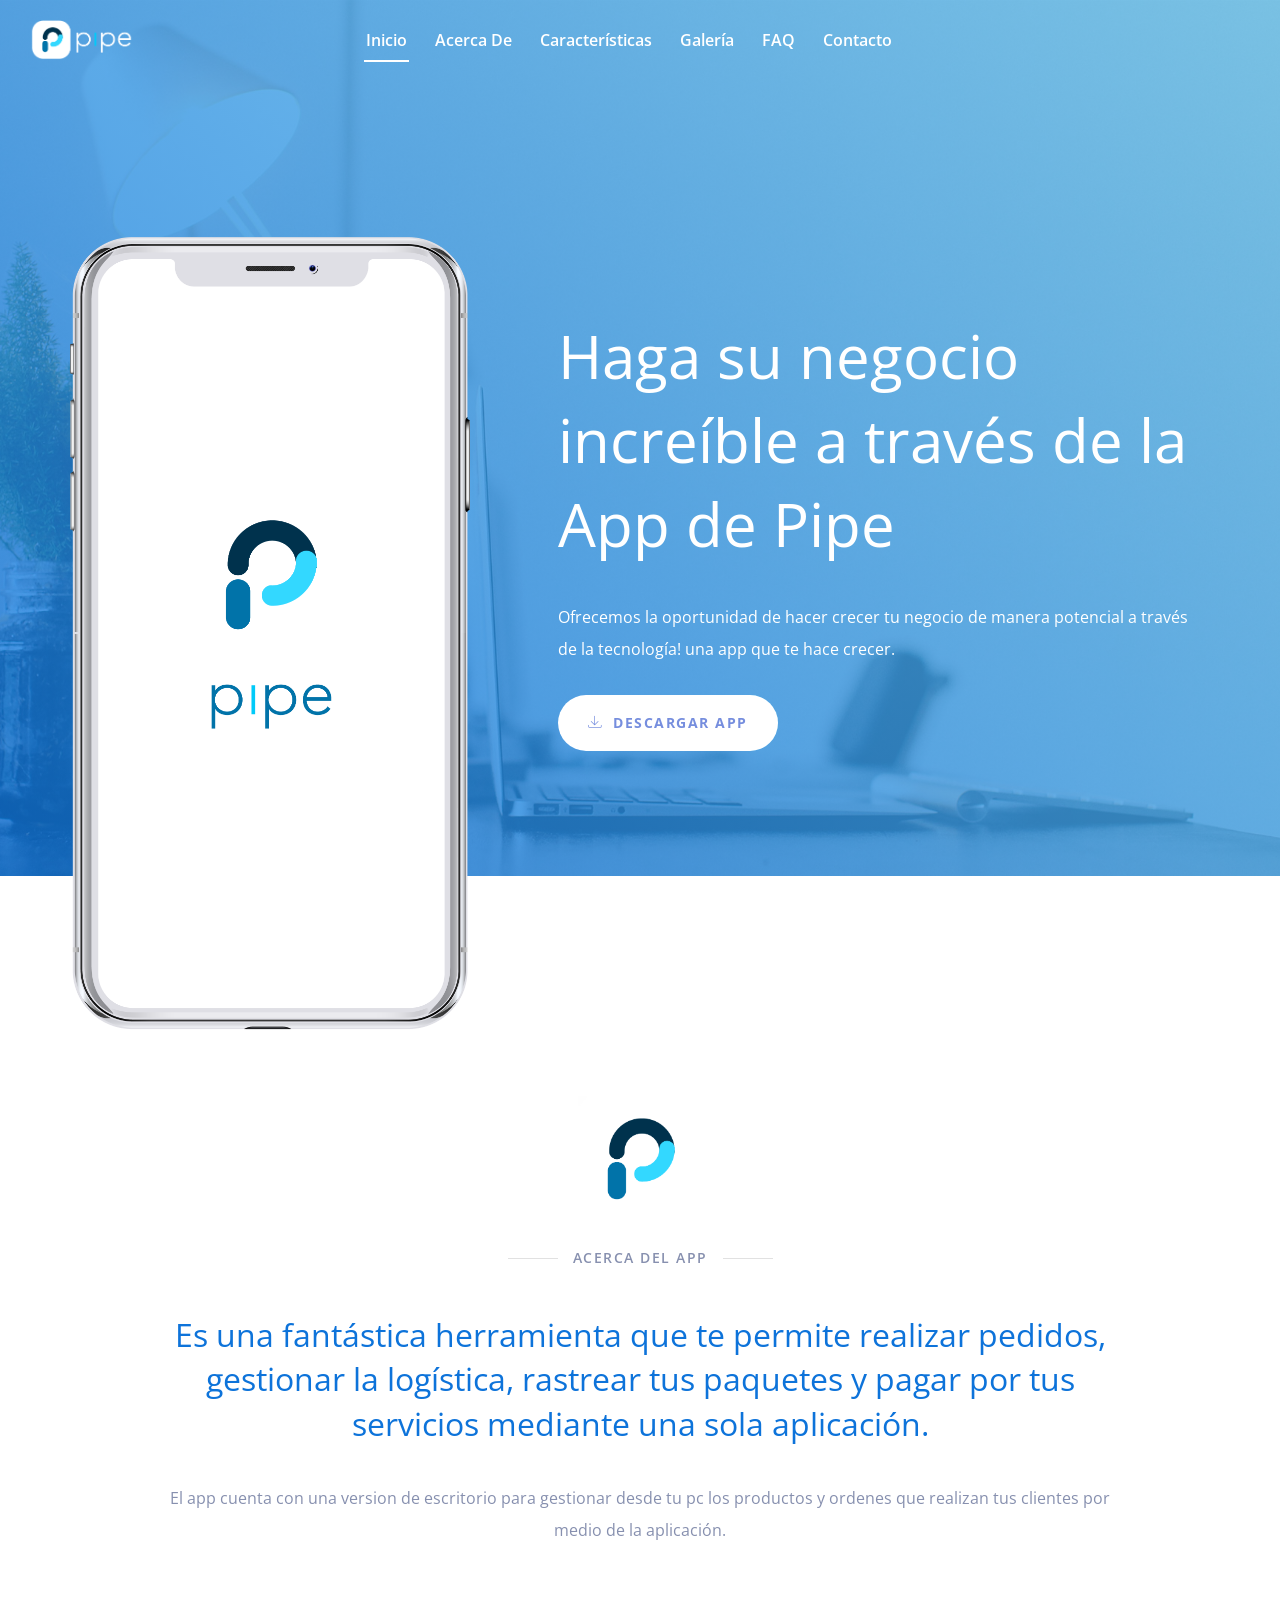
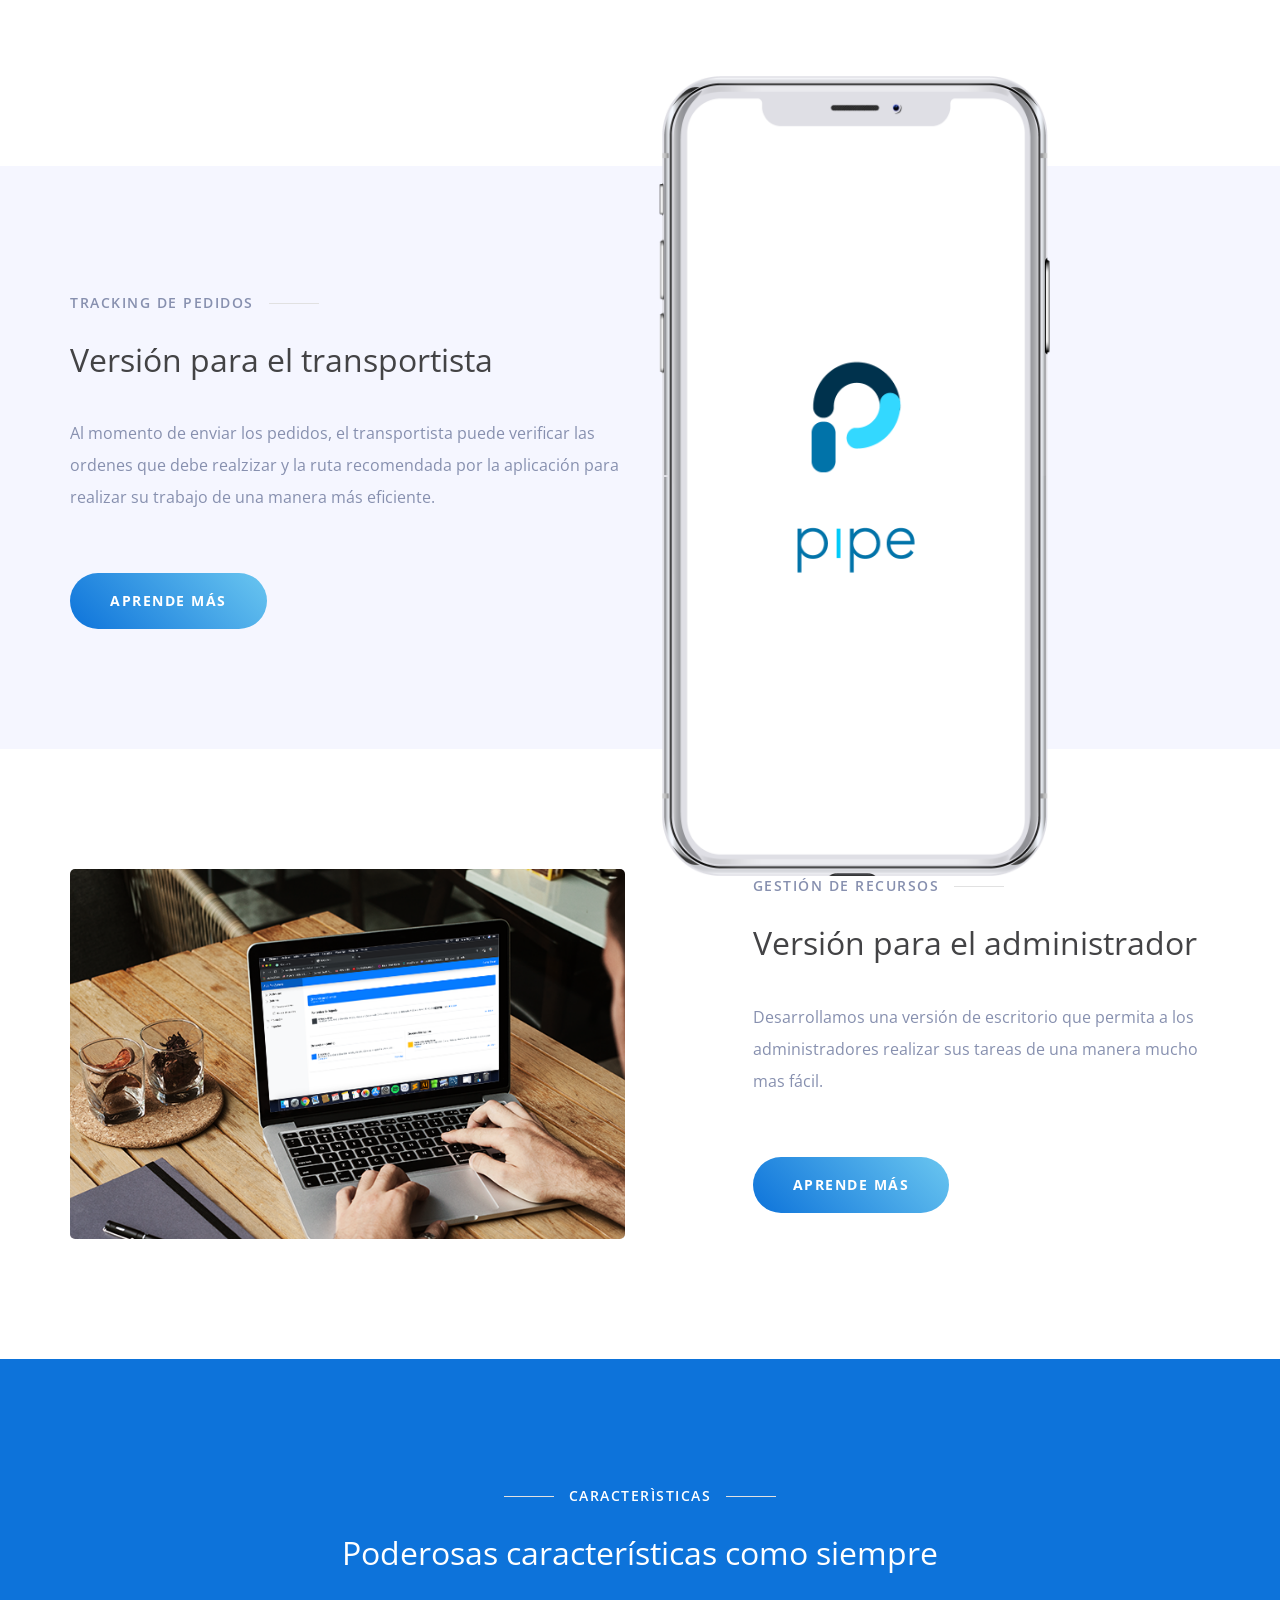
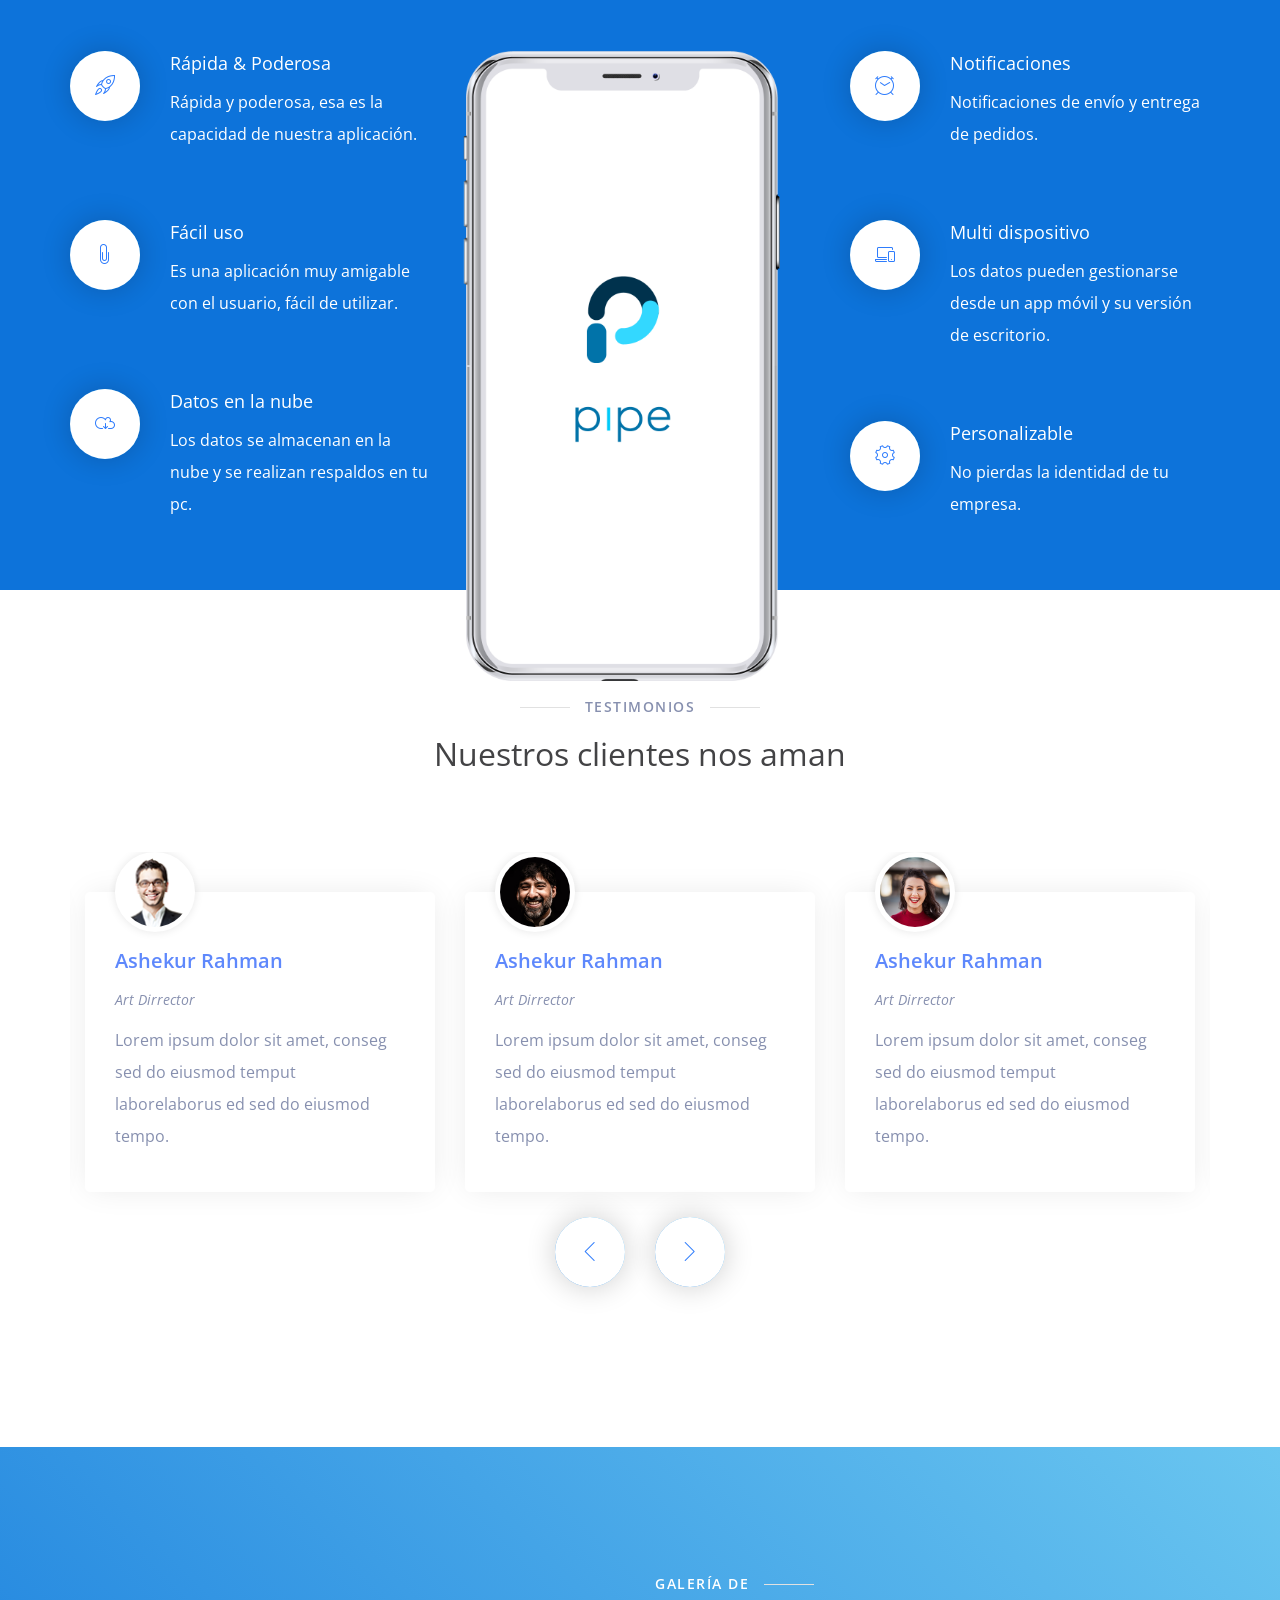
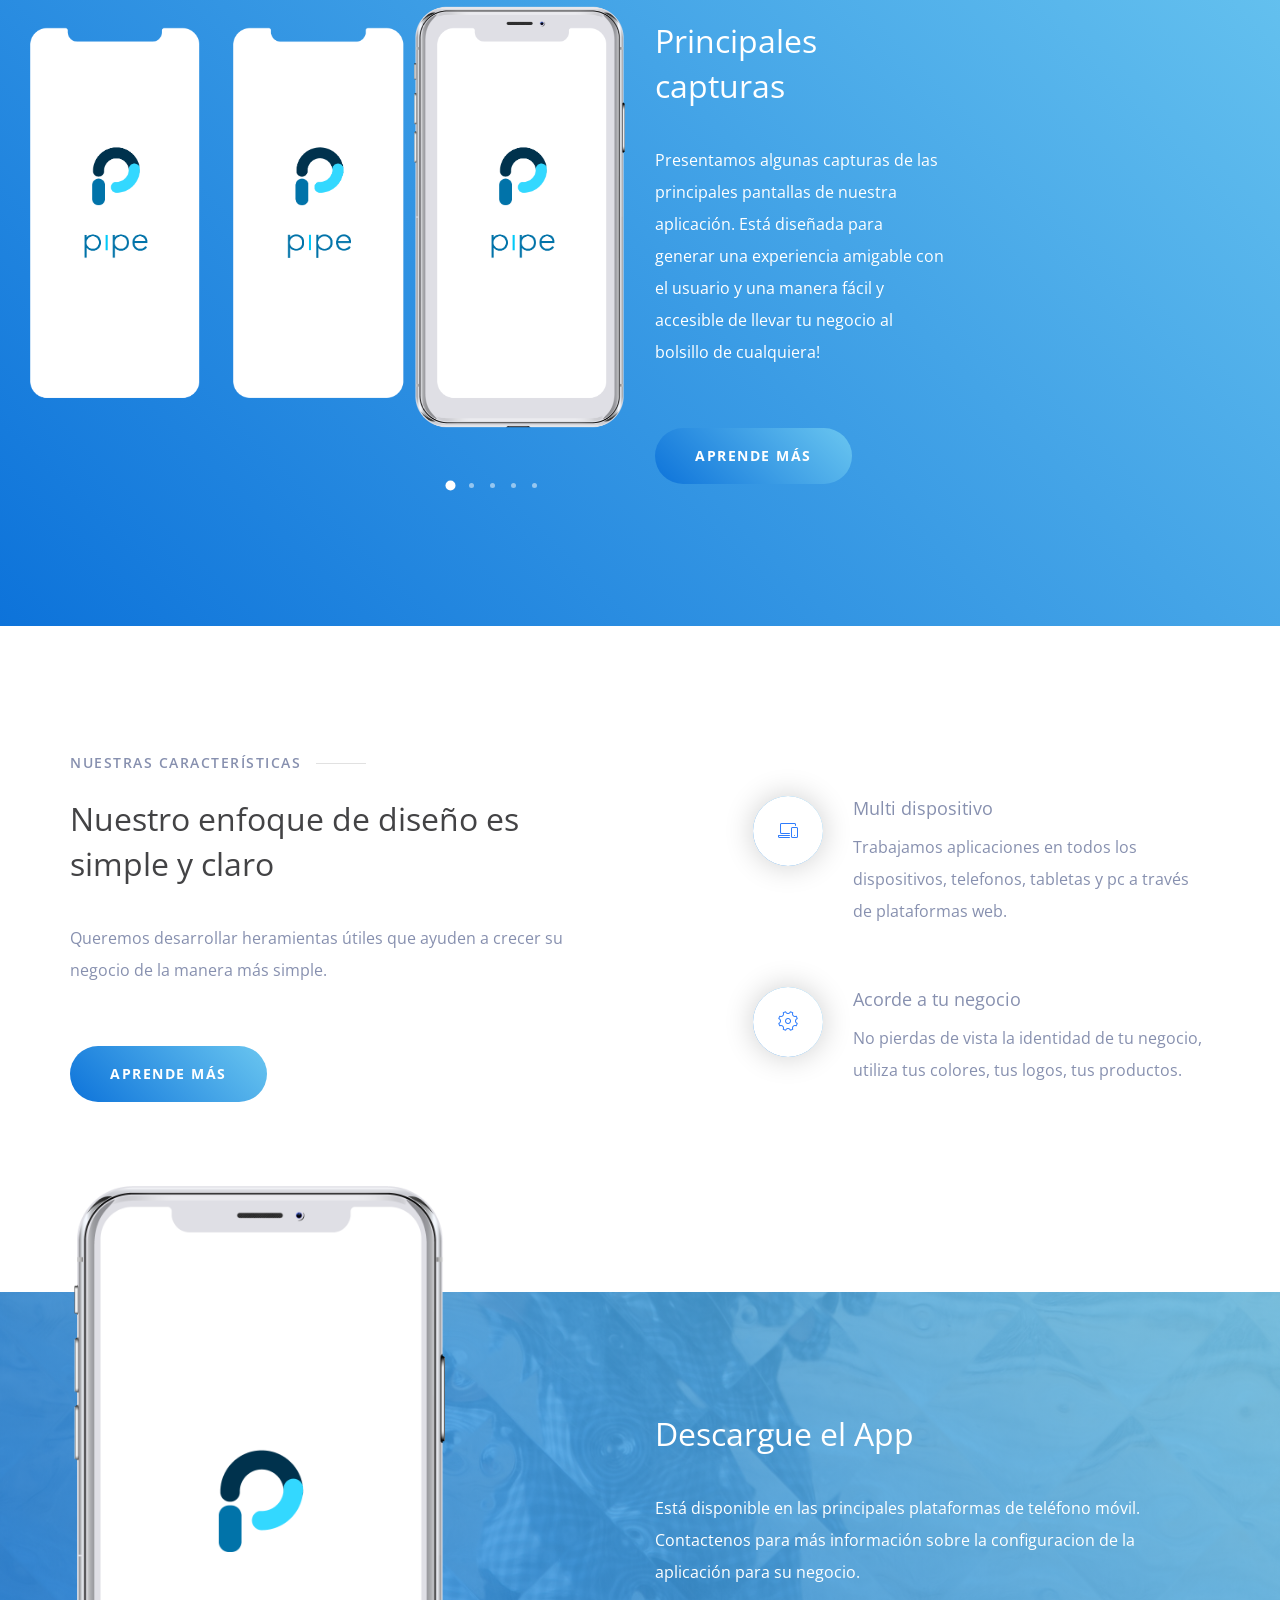
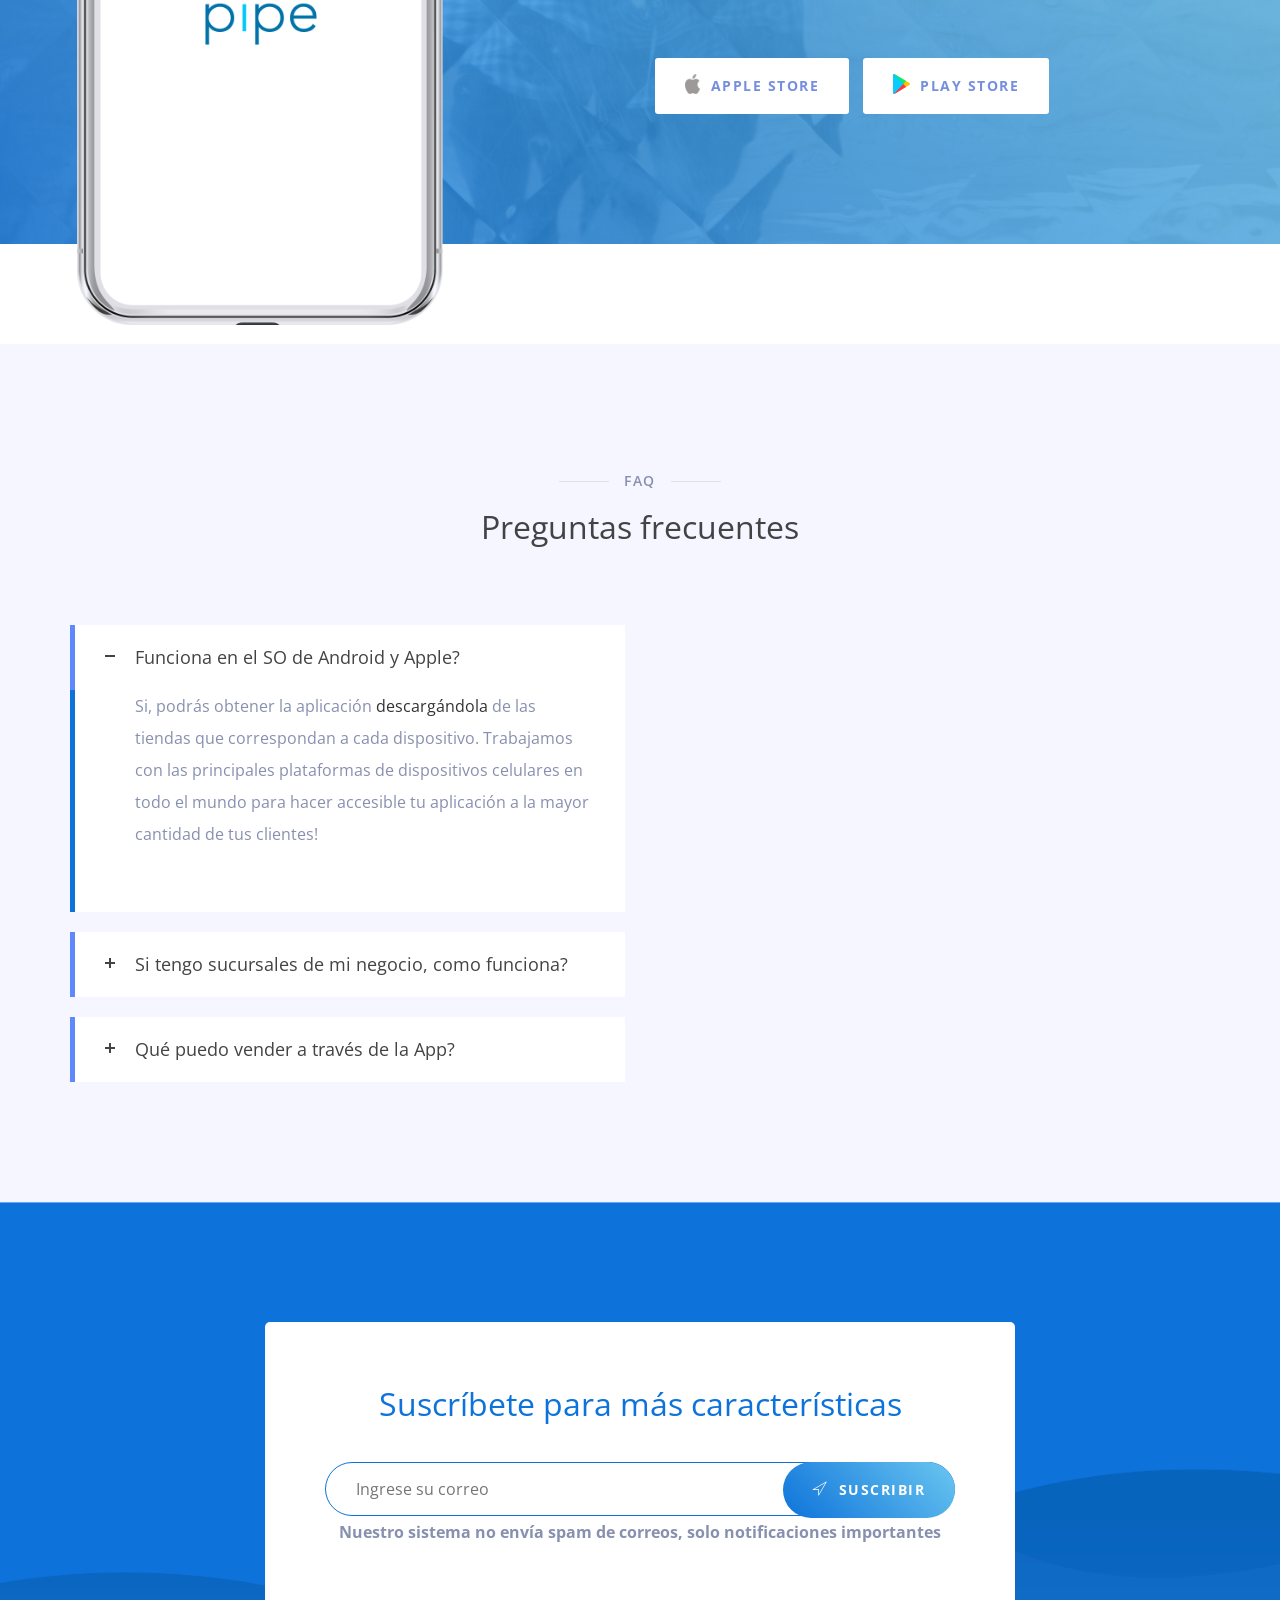
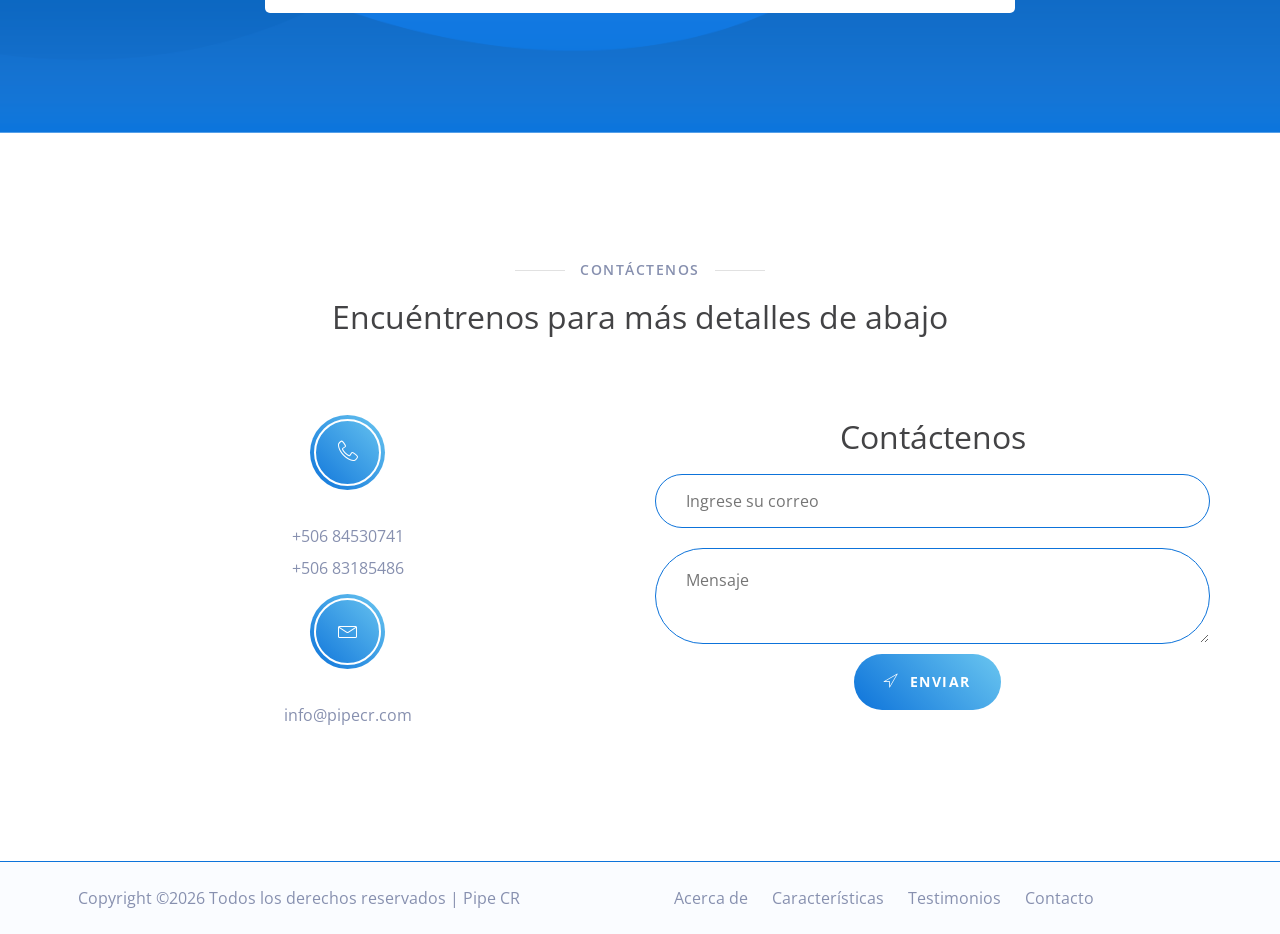
<file: index.html>
<!doctype html>
<html class="no-js" lang="zxx">

<head>
    <meta charset="utf-8">
    <meta name="author" content="Sumon Rahman">
    <meta name="description" content="">
    <meta name="keywords" content="HTML,CSS,XML,JavaScript">
    <meta http-equiv="x-ua-compatible" content="ie=edge">
    <meta name="viewport" content="width=device-width, initial-scale=1.0">
    <!-- Title -->
    <title>Pipe Home</title>
    <!-- Place favicon.ico in the root directory -->
    <link rel="apple-touch-icon" href="images/apple-touch-icon.png">
    <link rel="shortcut icon" type="image/ico" href="images/favicon.ico" />
    <!-- Plugin-CSS -->
    <link rel="stylesheet" href="css/bootstrap.min.css">
    <link rel="stylesheet" href="css/owl.carousel.min.css">
    <link rel="stylesheet" href="css/linearicons.css">
    <link rel="stylesheet" href="css/magnific-popup.css">
    <link rel="stylesheet" href="css/animate.css">
    <!-- Main-Stylesheets -->
    <link rel="stylesheet" href="css/normalize.css">
    <link rel="stylesheet" href="style.css">
    <link rel="stylesheet" href="css/responsive.css">
    <script src="js/vendor/modernizr-2.8.3.min.js"></script>
    <!--[if lt IE 9]>
        <script src="//oss.maxcdn.com/html5shiv/3.7.2/html5shiv.min.js"></script>
        <script src="//oss.maxcdn.com/respond/1.4.2/respond.min.js"></script>
    <![endif]-->
</head>

<body data-spy="scroll" data-target=".mainmenu-area">
    <!-- Preloader-content -->
    <div class="preloader">
        <span><i class="lnr lnr-smile"></i></span>
    </div>
    <!-- MainMenu-Area -->
    <nav class="mainmenu-area" data-spy="affix" data-offset-top="200">
        <div class="container-fluid">
            <div class="navbar-header">
                <button type="button" class="navbar-toggle" data-toggle="collapse" data-target="#primary_menu">
                    <span class="icon-bar"></span>
                    <span class="icon-bar"></span>
                    <span class="icon-bar"></span>
                </button>
                <a class="navbar-brand" href="#"><img src="images/logo.png" alt="Logo"></a>
            </div>
            <div class="collapse navbar-collapse" id="primary_menu">
                <ul class="nav navbar-nav mainmenu">
                    <li class="active"><a href="#home_page">Inicio</a></li>
                    <li><a href="#about_page">Acerca de</a></li>
                    <li><a href="#features_page">Características</a></li>
                    <li><a href="#gallery_page">Galería</a></li>
                    <!-- <li><a href="#price_page">Precios</a></li> -->
                    <li><a href="#questions_page">FAQ</a></li>
                    <!-- <li><a href="blog.html">Blog</a></li> -->
                    <li><a href="#contact_page">Contacto</a></li>
                </ul>
<!--                 <div class="right-button hidden-xs">
                    <a href="#">Sign Up</a>
                </div> -->
            </div>
        </div>
    </nav>
    <!-- MainMenu-Area-End -->
    <!-- Home-Area -->
    <header class="home-area overlay" id="home_page">
        <div class="container">
            <div class="row">
                <div class="col-xs-12 hidden-sm col-md-5">
                    <figure class="mobile-image wow fadeInUp" data-wow-delay="0.2s">
                        <img src="images/header-mobile.png" alt="" style="width: 400px; height: 800px;">
                    </figure>
                </div>
                <div class="col-xs-12 col-md-7">
                    <div class="space-80 hidden-xs"></div>
                    <h1 class="wow fadeInUp" data-wow-delay="0.4s">Haga su negocio increíble a través de la App de Pipe</h1>
                    <div class="space-20"></div>
                    <div class="desc wow fadeInUp" data-wow-delay="0.6s">
                        <p>Ofrecemos la oportunidad de hacer crecer tu negocio de manera potencial a través de la tecnología! una app que te hace crecer.</p>
                    </div>
                    <div class="space-20"></div>
                    <a href="#" class="bttn-white wow fadeInUp" data-wow-delay="0.8s"><i class="lnr lnr-download"></i>Descargar App</a>
                </div>
            </div>
        </div>
    </header>
    <!-- Home-Area-End -->
    <!-- About-Area -->
    <section class="section-padding" id="about_page">
        <div class="container">
            <div class="row">
                <div class="col-xs-12 col-md-10 col-md-offset-1">
                    <div class="page-title text-center">
                        <img src="images/about-logo.png" class="imglogo" alt="About Logo">
                        <div class="space-20"></div>
                        <h5 class="title">Acerca del App</h5>
                        <div class="space-30"></div>
                        <h3 class="blue-color">Es una fantástica herramienta que te permite realizar pedidos, gestionar la logística, rastrear tus paquetes y pagar por tus servicios mediante una sola aplicación. </h3>
                        <div class="space-20"></div>
                        <p>El app cuenta con una version de escritorio para gestionar desde tu pc los productos y ordenes que realizan tus clientes por medio de la aplicación.</p>
                    </div>
                </div>
            </div>
        </div>
    </section>
    <!-- About-Area-End -->
    <!-- Progress-Area -->
    <section class="progress-area gray-bg" id="progress_page">
        <div class="container">
            <div class="row">
                <div class="col-xs-12 col-md-6">
                    <div class="page-title section-padding">
                        <h5 class="title wow fadeInUp" data-wow-delay="0.2s">Tracking de pedidos</h5>
                        <div class="space-10"></div>
                        <h3 class="dark-color wow fadeInUp" data-wow-delay="0.4s">Versión para el transportista</h3>
                        <div class="space-20"></div>
                        <div class="desc wow fadeInUp" data-wow-delay="0.6s">
                            <p>Al momento de enviar los pedidos, el transportista puede verificar las ordenes que debe realzizar y la ruta recomendada por la aplicación para realizar su trabajo de una manera más eficiente.</p>
                        </div>
                        <div class="space-50"></div>
                        <a href="#" class="bttn-default wow fadeInUp" data-wow-delay="0.8s">Aprende más</a>
                    </div>
                </div>
                <div class="col-xs-12 col-md-6">
                    <figure class="mobile-image">
                        <img src="images/progress-phone.png" alt="" style="width: 400px; height: 800px;">
                    </figure>
                </div>
            </div>
        </div>
    </section>
    <!-- Progress-Area-End -->
    <!-- Desktop-Area -->
    <section class="video-area section-padding">
        <div class="container">
            <div class="row">
                <div class="col-xs-12 col-md-6">
                    <div class="video-photo">
                        <img src="images/video-image.jpg" alt="">
                        <!-- <a href="https://www.youtube.com/watch?v=ScrDhTsX0EQ" class="popup video-button">
                            <img src="images/play-button.png" alt="">
                        </a> -->
                    </div>
                </div>
                <div class="col-xs-12 col-md-5 col-md-offset-1">
                    <div class="space-60 hidden visible-xs"></div>
                    <div class="page-title">
                        <h5 class="title wow fadeInUp" data-wow-delay="0.2s">Gestión de recursos</h5>
                        <div class="space-10"></div>
                        <h3 class="dark-color wow fadeInUp" data-wow-delay="0.4s">Versión para el administrador</h3>
                        <div class="space-20"></div>
                        <div class="desc wow fadeInUp" data-wow-delay="0.6s">
                            <p>Desarrollamos una versión de escritorio que permita a los administradores realizar sus tareas de una manera mucho mas fácil.</p>
                        </div>
                        <div class="space-50"></div>
                        <a href="#" class="bttn-default wow fadeInUp" data-wow-delay="0.8s">Aprende más</a>
                    </div>
                </div>
            </div>
        </div>
    </section>
    <!-- Desktop-Area-End -->
    <!-- Video-Area -->
<!--     <section class="video-area section-padding">
        <div class="container">
            <div class="row">
                <div class="col-xs-12 col-md-6">
                    <div class="video-photo">
                        <img src="images/video-image.jpg" alt="">
                        <a href="https://www.youtube.com/watch?v=ScrDhTsX0EQ" class="popup video-button">
                            <img src="images/play-button.png" alt="">
                        </a>
                    </div>
                </div>
                <div class="col-xs-12 col-md-5 col-md-offset-1">
                    <div class="space-60 hidden visible-xs"></div>
                    <div class="page-title">
                        <h5 class="title wow fadeInUp" data-wow-delay="0.2s">VIDEO FEATURES</h5>
                        <div class="space-10"></div>
                        <h3 class="dark-color wow fadeInUp" data-wow-delay="0.4s">Grat Application Ever</h3>
                        <div class="space-20"></div>
                        <div class="desc wow fadeInUp" data-wow-delay="0.6s">
                            <p>Lorem ipsum dolor sit amet, consectetur adipiing elit, sed do eiusmod tempor incididunt ut labore et laborused sed do eiusmod tempor incididunt ut labore et laborused.</p>
                        </div>
                        <div class="space-50"></div>
                        <a href="#" class="bttn-default wow fadeInUp" data-wow-delay="0.8s">Learn More</a>
                    </div>
                </div>
            </div>
        </div>
    </section> -->
    <!-- Video-Area-End -->
    <!-- Feature-Area -->
    <section class="feature-area section-padding-top" id="features_page">
        <div class="container">
            <div class="row">
                <div class="col-xs-12 col-sm-8 col-sm-offset-2">
                    <div class="page-title text-center">
                        <h5 class="title">Caracterìsticas</h5>
                        <div class="space-10"></div>
                        <h3>Poderosas características como siempre</h3>
                        <div class="space-60"></div>
                    </div>
                </div>
            </div>
            <div class="row">
                <div class="col-xs-12 col-sm-6 col-md-4">
                    <div class="service-box wow fadeInUp" data-wow-delay="0.2s">
                        <div class="box-icon">
                            <i class="lnr lnr-rocket"></i>
                        </div>
                        <h4>Rápida &amp; Poderosa</h4>
                        <p>Rápida y poderosa, esa es la capacidad de nuestra aplicación.</p>
                    </div>
                    <div class="space-60"></div>
                    <div class="service-box wow fadeInUp" data-wow-delay="0.4s">
                        <div class="box-icon">
                            <i class="lnr lnr-paperclip"></i>
                        </div>
                        <h4>Fácil uso</h4>
                        <p>Es una aplicación muy amigable con el usuario, fácil de utilizar.</p>
                    </div>
                    <div class="space-60"></div>
                    <div class="service-box wow fadeInUp" data-wow-delay="0.6s">
                        <div class="box-icon">
                            <i class="lnr lnr-cloud-download"></i>
                        </div>
                        <h4>Datos en la nube</h4>
                        <p>Los datos se almacenan en la nube y se realizan respaldos en tu pc.</p>
                    </div>
                    <div class="space-60"></div>
                </div>
                <div class="hidden-xs hidden-sm col-md-4">
                    <figure class="mobile-image">
                        <img src="images/feature-image.png" alt="Feature Photo" style="max-width: 90%;">
                    </figure>
                </div>
                <div class="col-xs-12 col-sm-6 col-md-4">
                    <div class="service-box wow fadeInUp" data-wow-delay="0.2s">
                        <div class="box-icon">
                            <i class="lnr lnr-clock"></i>
                        </div>
                        <h4>Notificaciones</h4>
                        <p>Notificaciones de envío y entrega de pedidos.</p>
                    </div>
                    <div class="space-60"></div>
                    <div class="service-box wow fadeInUp" data-wow-delay="0.4s">
                        <div class="box-icon">
                            <i class="lnr lnr-laptop-phone"></i>
                        </div>
                        <h4>Multi dispositivo</h4>
                        <p>Los datos pueden gestionarse desde un app móvil y su versión de escritorio.</p>
                    </div>
                    <div class="space-60"></div>
                    <div class="service-box wow fadeInUp" data-wow-delay="0.6s">
                        <div class="box-icon">
                            <i class="lnr lnr-cog"></i>
                        </div>
                        <h4>Personalizable</h4>
                        <p>No pierdas la identidad de tu empresa.</p>
                    </div>
                    <div class="space-60"></div>
                </div>
            </div>
        </div>
    </section>
    <!-- Feature-Area-End -->
    <!-- Testimonial-Area -->
    <section class="testimonial-area" id="testimonial_page">
        <div class="container">
            <div class="row">
                <div class="col-xs-12">
                    <div class="page-title text-center">
                        <h5 class="title">Testimonios</h5>
                        <h3 class="dark-color">Nuestros clientes nos aman</h3>
                        <div class="space-60"></div>
                    </div>
                </div>
            </div>
            <div class="row">
                <div class="col-xs-12">
                    <div class="team-slide">
                        <div class="team-box">
                            <div class="team-image">
                                <img src="images/team-1.png" alt="">
                            </div>
                            <h4>Ashekur Rahman</h4>
                            <h6 class="position">Art Dirrector</h6>
                            <p>Lorem ipsum dolor sit amet, conseg sed do eiusmod temput laborelaborus ed sed do eiusmod tempo.</p>
                        </div>
                        <div class="team-box">
                            <div class="team-image">
                                <img src="images/team-2.jpg" alt="">
                            </div>
                            <h4>Ashekur Rahman</h4>
                            <h6 class="position">Art Dirrector</h6>
                            <p>Lorem ipsum dolor sit amet, conseg sed do eiusmod temput laborelaborus ed sed do eiusmod tempo.</p>
                        </div>
                        <div class="team-box">
                            <div class="team-image">
                                <img src="images/team-3.jpg" alt="">
                            </div>
                            <h4>Ashekur Rahman</h4>
                            <h6 class="position">Art Dirrector</h6>
                            <p>Lorem ipsum dolor sit amet, conseg sed do eiusmod temput laborelaborus ed sed do eiusmod tempo.</p>
                        </div>
                        <div class="team-box">
                            <div class="team-image">
                                <img src="images/team-1.png" alt="">
                            </div>
                            <h4>Ashekur Rahman</h4>
                            <h6 class="position">Art Dirrector</h6>
                            <p>Lorem ipsum dolor sit amet, conseg sed do eiusmod temput laborelaborus ed sed do eiusmod tempo.</p>
                        </div>
                        <div class="team-box">
                            <div class="team-image">
                                <img src="images/team-2.jpg" alt="">
                            </div>
                            <h4>Ashekur Rahman</h4>
                            <h6 class="position">Art Dirrector</h6>
                            <p>Lorem ipsum dolor sit amet, conseg sed do eiusmod temput laborelaborus ed sed do eiusmod tempo.</p>
                        </div>
                        <div class="team-box">
                            <div class="team-image">
                                <img src="images/team-3.jpg" alt="">
                            </div>
                            <h4>Ashekur Rahman</h4>
                            <h6 class="position">Art Dirrector</h6>
                            <p>Lorem ipsum dolor sit amet, conseg sed do eiusmod temput laborelaborus ed sed do eiusmod tempo.</p>
                        </div>
                    </div>
                </div>
            </div>
        </div>
    </section>
    <!-- Testimonial-Area-End -->
    <!-- Gallery-Area -->
    <section class="gallery-area section-padding" id="gallery_page">
        <div class="container-fluid">
            <div class="row">
                <div class="col-xs-12 col-sm-6 gallery-slider">
                    <div class="gallery-slide">
                        <div class="item"><img src="images/gallery-1.jpg" alt=""></div>
                        <div class="item"><img src="images/gallery-2.jpg" alt=""></div>
                        <div class="item"><img src="images/gallery-3.jpg" alt=""></div>
                        <div class="item"><img src="images/gallery-4.jpg" alt=""></div>
                        <div class="item"><img src="images/gallery-1.jpg" alt=""></div>
                        <div class="item"><img src="images/gallery-2.jpg" alt=""></div>
                        <div class="item"><img src="images/gallery-3.jpg" alt=""></div>
                        <div class="item"><img src="images/gallery-1.jpg" alt=""></div>
                        <div class="item"><img src="images/gallery-2.jpg" alt=""></div>
                        <div class="item"><img src="images/gallery-3.jpg" alt=""></div>
                        <div class="item"><img src="images/gallery-4.jpg" alt=""></div>
                        <div class="item"><img src="images/gallery-1.jpg" alt=""></div>
                        <div class="item"><img src="images/gallery-2.jpg" alt=""></div>
                        <div class="item"><img src="images/gallery-3.jpg" alt=""></div>
                    </div>
                </div>
                <div class="col-xs-12 col-sm-5 col-lg-3">
                    <div class="page-title">
                        <h5 class="white-color title wow fadeInUp" data-wow-delay="0.2s">Galería de</h5>
                        <div class="space-10"></div>
                        <h3 class="white-color wow fadeInUp" data-wow-delay="0.4s">Principales capturas</h3>
                    </div>
                    <div class="space-20"></div>
                    <div class="desc wow fadeInUp" data-wow-delay="0.6s">
                        <p>Presentamos algunas capturas de las principales pantallas de nuestra aplicación. Está diseñada para generar una experiencia amigable con el usuario y una manera fácil y accesible de llevar tu negocio al bolsillo de cualquiera!</p>
                    </div>
                    <div class="space-50"></div>
                    <a href="#" class="bttn-default wow fadeInUp" data-wow-delay="0.8s">Aprende más</a>
                </div>
            </div>
        </div>
    </section>
    <!-- Gallery-Area-End -->
    <!-- How-To-Use -->
    <section class="section-padding">
        <div class="container">
            <div class="row">
                <div class="col-xs-12 col-sm-6">
                    <div class="page-title">
                        <h5 class="title wow fadeInUp" data-wow-delay="0.2s">Nuestras características</h5>
                        <div class="space-10"></div>
                        <h3 class="dark-color wow fadeInUp" data-wow-delay="0.4s">Nuestro enfoque de diseño es simple y claro</h3>
                    </div>
                    <div class="space-20"></div>
                    <div class="desc wow fadeInUp" data-wow-delay="0.6s">
                        <p>Queremos desarrollar heramientas útiles que ayuden a crecer su negocio de la manera más simple.</p>
                    </div>
                    <div class="space-50"></div>
                    <a href="#" class="bttn-default wow fadeInUp" data-wow-delay="0.8s">Aprende más</a>
                </div>
                <div class="col-xs-12 col-sm-6 col-md-5 col-md-offset-1">
                    <div class="space-60 hidden visible-xs"></div>
                    <!-- <div class="service-box wow fadeInUp" data-wow-delay="0.2s">
                        <div class="box-icon">
                            <i class="lnr lnr-clock"></i>
                        </div>
                        <h4>Easy Notifications</h4>
                        <p>Lorem ipsum dolor sit amet, consectetur adipisicing elit, sed do eiusmod tempor.</p>
                    </div> -->
                    <div class="space-50"></div>
                    <div class="service-box wow fadeInUp" data-wow-delay="0.2s">
                        <div class="box-icon">
                            <i class="lnr lnr-laptop-phone"></i>
                        </div>
                        <h4>Multi dispositivo</h4>
                        <p>Trabajamos aplicaciones en todos los dispositivos, telefonos, tabletas y pc a través de plataformas web.</p>
                    </div>
                    <div class="space-50"></div>
                    <div class="service-box wow fadeInUp" data-wow-delay="0.2s">
                        <div class="box-icon">
                            <i class="lnr lnr-cog"></i>
                        </div>
                        <h4>Acorde a tu negocio</h4>
                        <p>No pierdas de vista la identidad de tu negocio, utiliza tus colores, tus logos, tus productos.</p>
                    </div>
                </div>
            </div>
        </div>
    </section>
    <!-- How-To-Use-End -->
    <!-- Download-Area -->
    <div class="download-area overlay" id="download_page">
        <div class="container">
            <div class="row">
                <div class="col-xs-12 col-sm-6 hidden-sm">
                    <figure class="mobile-image">
                        <img src="images/download-image.png" alt="" style="width: 380px; height: auto;">
                    </figure>
                </div>
                <div class="col-xs-12 col-md-6 section-padding">
                    <h3 class="white-color">Descargue el App</h3>
                    <div class="space-20"></div>
                    <p>Está disponible en las principales plataformas de teléfono móvil. Contactenos para más información sobre la configuracion de la aplicación para su negocio.</p>
                    <div class="space-60"></div>
                    <a href="#" class="bttn-white sq"><img src="images/apple-icon.png" alt="apple icon"> Apple Store</a>
                    <a href="#" class="bttn-white sq"><img src="images/play-store-icon.png" alt="Play Store Icon"> Play Store</a>
                </div>
            </div>
        </div>
    </div>
    <!-- Download-Area-End -->
    <!--Price-Area -->
<!--     <section class="section-padding price-area" id="price_page">
        <div class="container">
            <div class="row">
                <div class="col-xs-12">
                    <div class="page-title text-center">
                        <h5 class="title">Pricing Plan</h5>
                        <h3 class="dark-color">Our Awesome Pricing Plan</h3>
                        <div class="space-60"></div>
                    </div>
                </div>
            </div>
            <div class="row">
                <div class="col-xs-12 col-sm-4">
                    <div class="price-box">
                        <div class="price-header">
                            <div class="price-icon">
                                <span class="lnr lnr-rocket"></span>
                            </div>
                            <h4 class="upper">Free</h4>
                        </div>
                        <div class="price-body">
                            <ul>
                                <li>Easy Installations</li>
                                <li>Unlimited support</li>
                                <li>Uniqe Elements</li>
                            </ul>
                        </div>
                        <div class="price-rate">
                            <sup>&#36;</sup> <span class="rate">0</span> <small>/Month</small>
                        </div>
                        <div class="price-footer">
                            <a href="#" class="bttn-white">Purchase</a>
                        </div>
                    </div>
                    <div class="space-30 hidden visible-xs"></div>
                </div>
                <div class="col-xs-12 col-sm-4">
                    <div class="price-box">
                        <div class="price-header">
                            <div class="price-icon">
                                <span class="lnr lnr-diamond"></span>
                            </div>
                            <h4 class="upper">Medium</h4>
                        </div>
                        <div class="price-body">
                            <ul>
                                <li>Easy Installations</li>
                                <li>Unlimited support</li>
                                <li>Free Forever</li>
                            </ul>
                        </div>
                        <div class="price-rate">
                            <sup>&#36;</sup> <span class="rate">49</span> <small>/Month</small>
                        </div>
                        <div class="price-footer">
                            <a href="#" class="bttn-white">Purchase</a>
                        </div>
                    </div>
                    <div class="space-30 hidden visible-xs"></div>
                </div>
                <div class="col-xs-12 col-sm-4">
                    <div class="price-box">
                        <div class="price-header">
                            <div class="price-icon">
                                <span class="lnr lnr-pie-chart"></span>
                            </div>
                            <h4 class="upper">Business</h4>
                        </div>
                        <div class="price-body">
                            <ul>
                                <li>Easy Installations</li>
                                <li>Unlimited support</li>
                                <li>Free Forever</li>
                            </ul>
                        </div>
                        <div class="price-rate">
                            <sup>&#36;</sup> <span class="rate">99</span> <small>/Month</small>
                        </div>
                        <div class="price-footer">
                            <a href="#" class="bttn-white">Purchase</a>
                        </div>
                    </div>
                </div>
            </div>
        </div>
    </section> -->
    <!--Price-Area-End -->
    <!--Questions-Area -->
    <section id="questions_page" class="questions-area section-padding">
        <div class="container">
            <div class="row">
                <div class="col-xs-12">
                    <div class="page-title text-center">
                        <h5 class="title">FAQ</h5>
                        <h3 class="dark-color">Preguntas frecuentes</h3>
                        <div class="space-60"></div>
                    </div>
                </div>
            </div>
            <div class="row">
                <div class="col-xs-12 col-sm-6">
                    <div class="toggole-boxs">
                        <h3>Funciona en el SO de Android y Apple?</h3>
                        <div>
                            <p>Si, podrás obtener la aplicación <a href="#download_page">descargándola</a> de las tiendas que correspondan a cada dispositivo. Trabajamos con las principales plataformas de dispositivos celulares en todo el mundo para hacer accesible tu aplicación a la mayor cantidad de tus clientes!</p>
                        </div>
                        <h3>Si tengo sucursales de mi negocio, como funciona?</h3>
                        <div>
                            <p>En caso de que tengas sucursales de tu negocio, el app activa una pantalla pincipal a la hora de realizar los pedidos para que selecciones en cual de los puntos de venta deseas adquirir los productos o servicios.</p>
                        </div>
                        <h3>Qué puedo vender a través de la App?</h3>
                        <div>
                            <p>La app está diseñada para que puedas vender cualquier tipo de producto o servicio que neceistes y puedas gestionar el envío o, en su caso correspondiente, el domicilio en el cual se deben de prestar los servicios; así como monitoriar las ordenes recientes y consultar un historial de órdenes cuando sea necesario.</p>
                        </div>
                    </div>
                </div>
<!--                 <div class="col-xs-12 col-sm-6">
                    <div class="space-20 hidden visible-xs"></div>
                    <div class="toggole-boxs">
                        <h3>Faq second question goes here? </h3>
                        <div>
                            <p>Lorem ipsum dolor sit amet, consectetur adipisicing elit, ullamco laboris nisi ut aliquip ex ea commodo consequat. Duis aute irure dolor in reprehenderit in voluptate velit esse cillum dolore eu fugiat nulla pariatur.</p>
                        </div>
                        <h3>Third faq question goes here? </h3>
                        <div>
                            <p>Lorem ipsum dolor sit amet, consectetur adipisicing elit, ullamco laboris nisi ut aliquip ex ea commodo consequat. Duis aute irure dolor in reprehenderit in voluptate velit esse cillum dolore eu fugiat nulla pariatur.</p>
                        </div>
                        <h3>Why more question goes here? </h3>
                        <div>
                            <p>Lorem ipsum dolor sit amet, consectetur adipisicing elit, ullamco laboris nisi ut aliquip ex ea commodo consequat. Duis aute irure dolor in reprehenderit in voluptate velit esse cillum dolore eu fugiat nulla pariatur.</p>
                        </div>
                    </div>
                </div> -->
            </div>
        </div>
    </section>
    <!--Questions-Area-End -->
    <!-- Subscribe-Form -->
    <div class="subscribe-area section-padding">
        <div class="container">
            <div class="row">
                <div class="col-xs-12 col-sm-8 col-sm-offset-2">
                    <div class="subscribe-form text-center">
                        <h3 class="blue-color">Suscríbete para más características</h3>
                        <div class="space-20"></div>
                        <form id="mc-form">
                            <input type="email" class="control" placeholder="Ingrese su correo" required="required" id="mc-email">
                            <button class="bttn-white active" type="submit"><span class="lnr lnr-location"></span>Suscribir</button>
                            <label class="mt10" for="mc-email">Nuestro sistema no envía spam de correos, solo notificaciones importantes</label>
                        </form>
                    </div>
                </div>
            </div>
        </div>
    </div>
    <!-- Subscribe-Form-Area -->
    <!-- Footer-Area -->
    <footer class="footer-area" id="contact_page">
        <div class="section-padding">
            <div class="container">
                <div class="row">
                    <div class="col-xs-12">
                        <div class="page-title text-center">
                            <h5 class="title">Contáctenos</h5>
                            <h3 class="dark-color">Encuéntrenos para más detalles de abajo</h3>
                            <div class="space-60"></div>
                        </div>
                    </div>
                </div>
                <div class="row">
                    <!-- <div class="col-xs-12 col-sm-4">
                        <div class="footer-box">
                            <div class="box-icon">
                                <span class="lnr lnr-map-marker"></span>
                            </div>
                            <p>8-54 Paya Lebar Square <br /> 60 Paya Lebar Roa SG, Singapore</p>
                        </div>
                        <div class="space-30 hidden visible-xs"></div>
                    </div> -->
                    <div class="col-xs-12 col-sm-6">
                        <div class="footer-box">
                            <div class="box-icon">
                                <span class="lnr lnr-phone-handset"></span>
                            </div>
                            <p>+506 84530741 <br /> +506 83185486</p>
                        </div>
                        <div class="space-30 hidden visible-xs"></div>
                        <div class="footer-box">
                            <div class="box-icon">
                                <span class="lnr lnr-envelope"></span>
                            </div>
                            <p>info@pipecr.com <br />
                            </p>
                        </div>
                    </div>
                    <div class="col-xs-12 col-sm-6">
                        <h3 class="dark-color">Contáctenos</h3>
                        <div class="subscribe-form" style="padding: 0 !important">
                            <form id="mc-form">
                                <input type="email" class="control" placeholder="Ingrese su correo" required="required" id="mc-email">
                            </form>
                            <div class="space-20"></div>
                            <form id="mc-form">
                                <textarea type="text" class="control" placeholder="Mensaje" required="required" id="mc-message"></textarea>
                            </form>
                            <button class="bttn-white active" type="submit"><span class="lnr lnr-location"></span>Enviar</button>
                        </div>
                    </div>
                </div>
            </div>
        </div>
        <!-- Footer-Bootom -->
        <div class="footer-bottom">
            <div class="container">
                <div class="row">
                    <div class="col-xs-12 col-md-5">
                        <!-- Link back to Colorlib can't be removed. Template is licensed under CC BY 3.0. -->
            <span>Copyright &copy;<script>document.write(new Date().getFullYear());</script> Todos los derechos reservados | Pipe CR
                <!-- | This template is made with <i class="lnr lnr-heart" aria-hidden="true"></i> by <a href="https://colorlib.com" target="_blank">Colorlib</a></span> -->
            <!-- Link back to Colorlib can't be removed. Template is licensed under CC BY 3.0. -->
                        <div class="space-30 hidden visible-xs"></div>
                    </div>
                    <div class="col-xs-12 col-md-7">
                        <div class="footer-menu">
                            <ul>
                                <li><a href="#">Acerca de</a></li>
                                <!-- <li><a href="#">Services</a></li> -->
                                <li><a href="#">Características</a></li>
                                <!-- <li><a href="#">Precio</a></li> -->
                                <li><a href="#">Testimonios</a></li>
                                <li><a href="#">Contacto</a></li>
                            </ul>
                        </div>
                    </div>
                </div>
            </div>
        </div>
        <!-- Footer-Bootom-End -->
    </footer>
    <!-- Footer-Area-End -->
    <!--Vendor-JS-->
    <script src="js/vendor/jquery-1.12.4.min.js"></script>
    <script src="js/vendor/jquery-ui.js"></script>
    <script src="js/vendor/bootstrap.min.js"></script>
    <!--Plugin-JS-->
    <script src="js/owl.carousel.min.js"></script>
    <script src="js/contact-form.js"></script>
    <script src="js/ajaxchimp.js"></script>
    <script src="js/scrollUp.min.js"></script>
    <script src="js/magnific-popup.min.js"></script>
    <script src="js/wow.min.js"></script>
    <!--Main-active-JS-->
    <script src="js/main.js"></script>
</body>

</html>
</file>
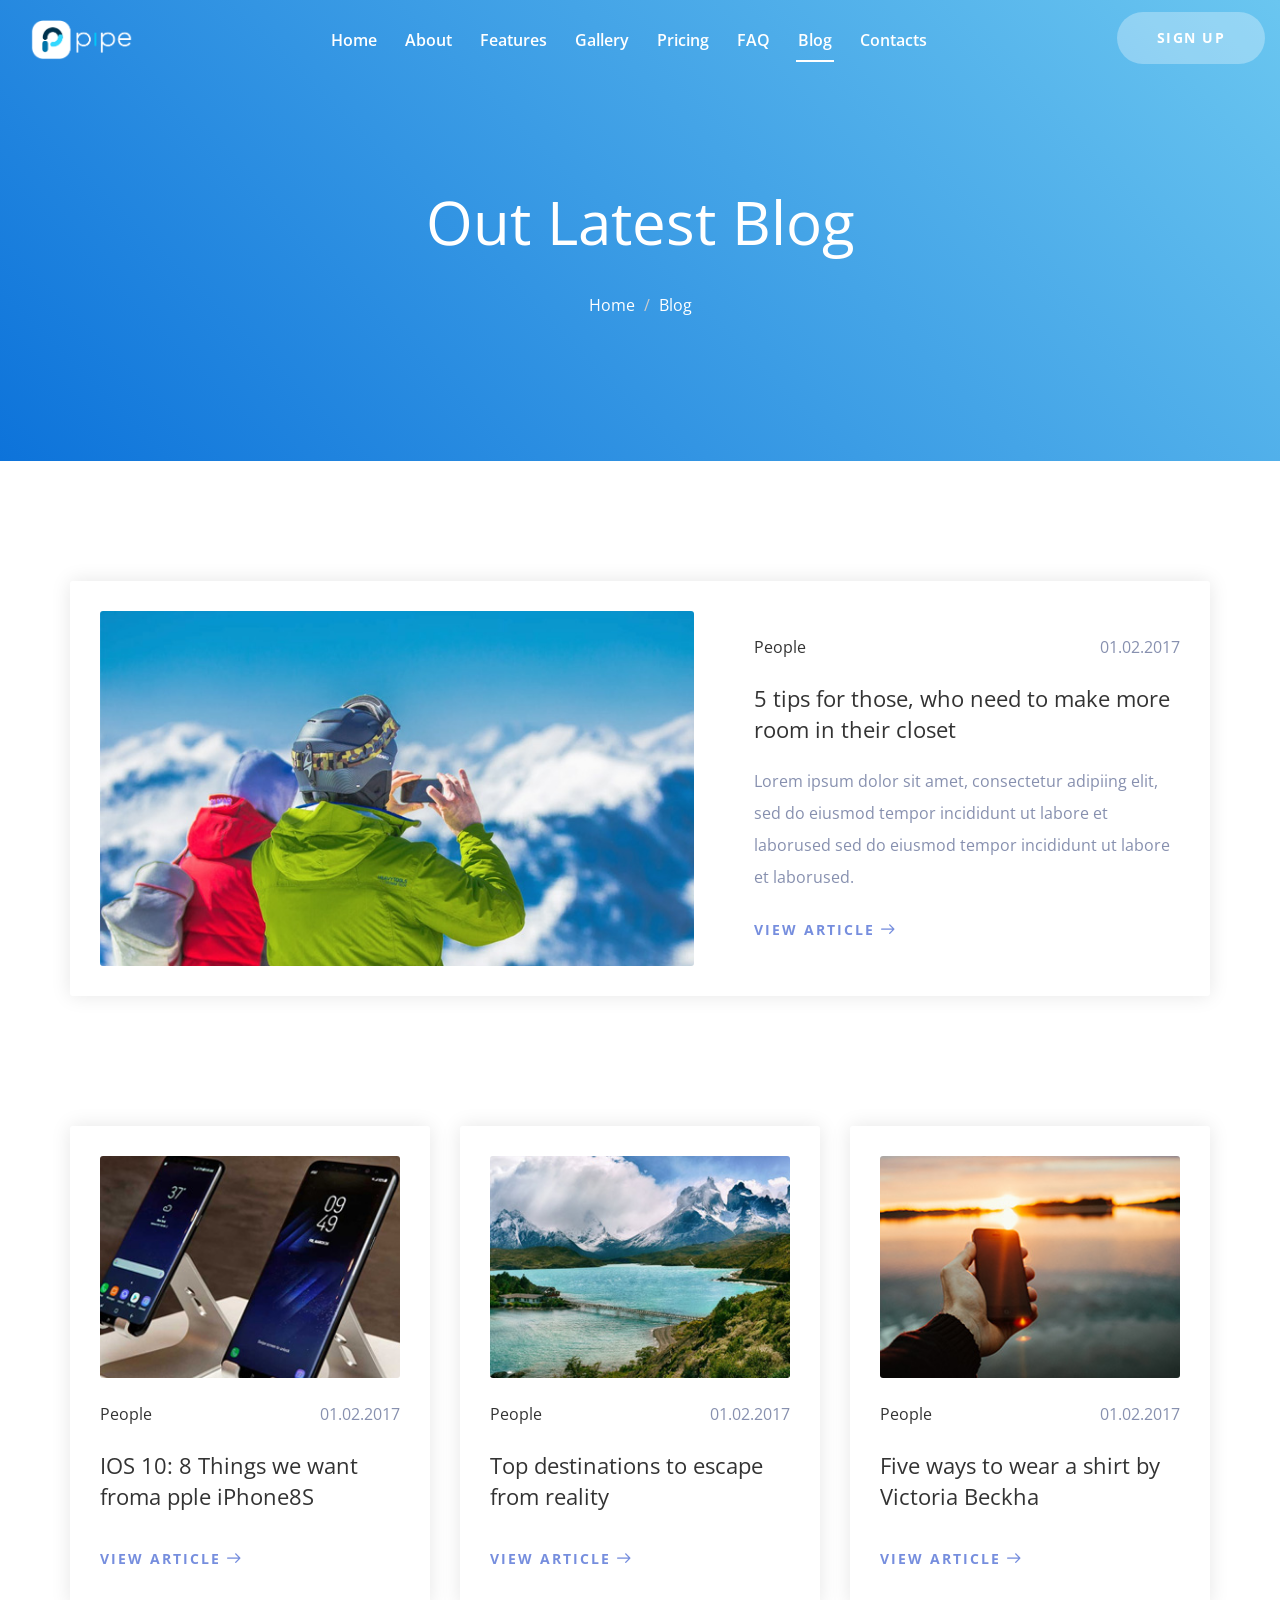
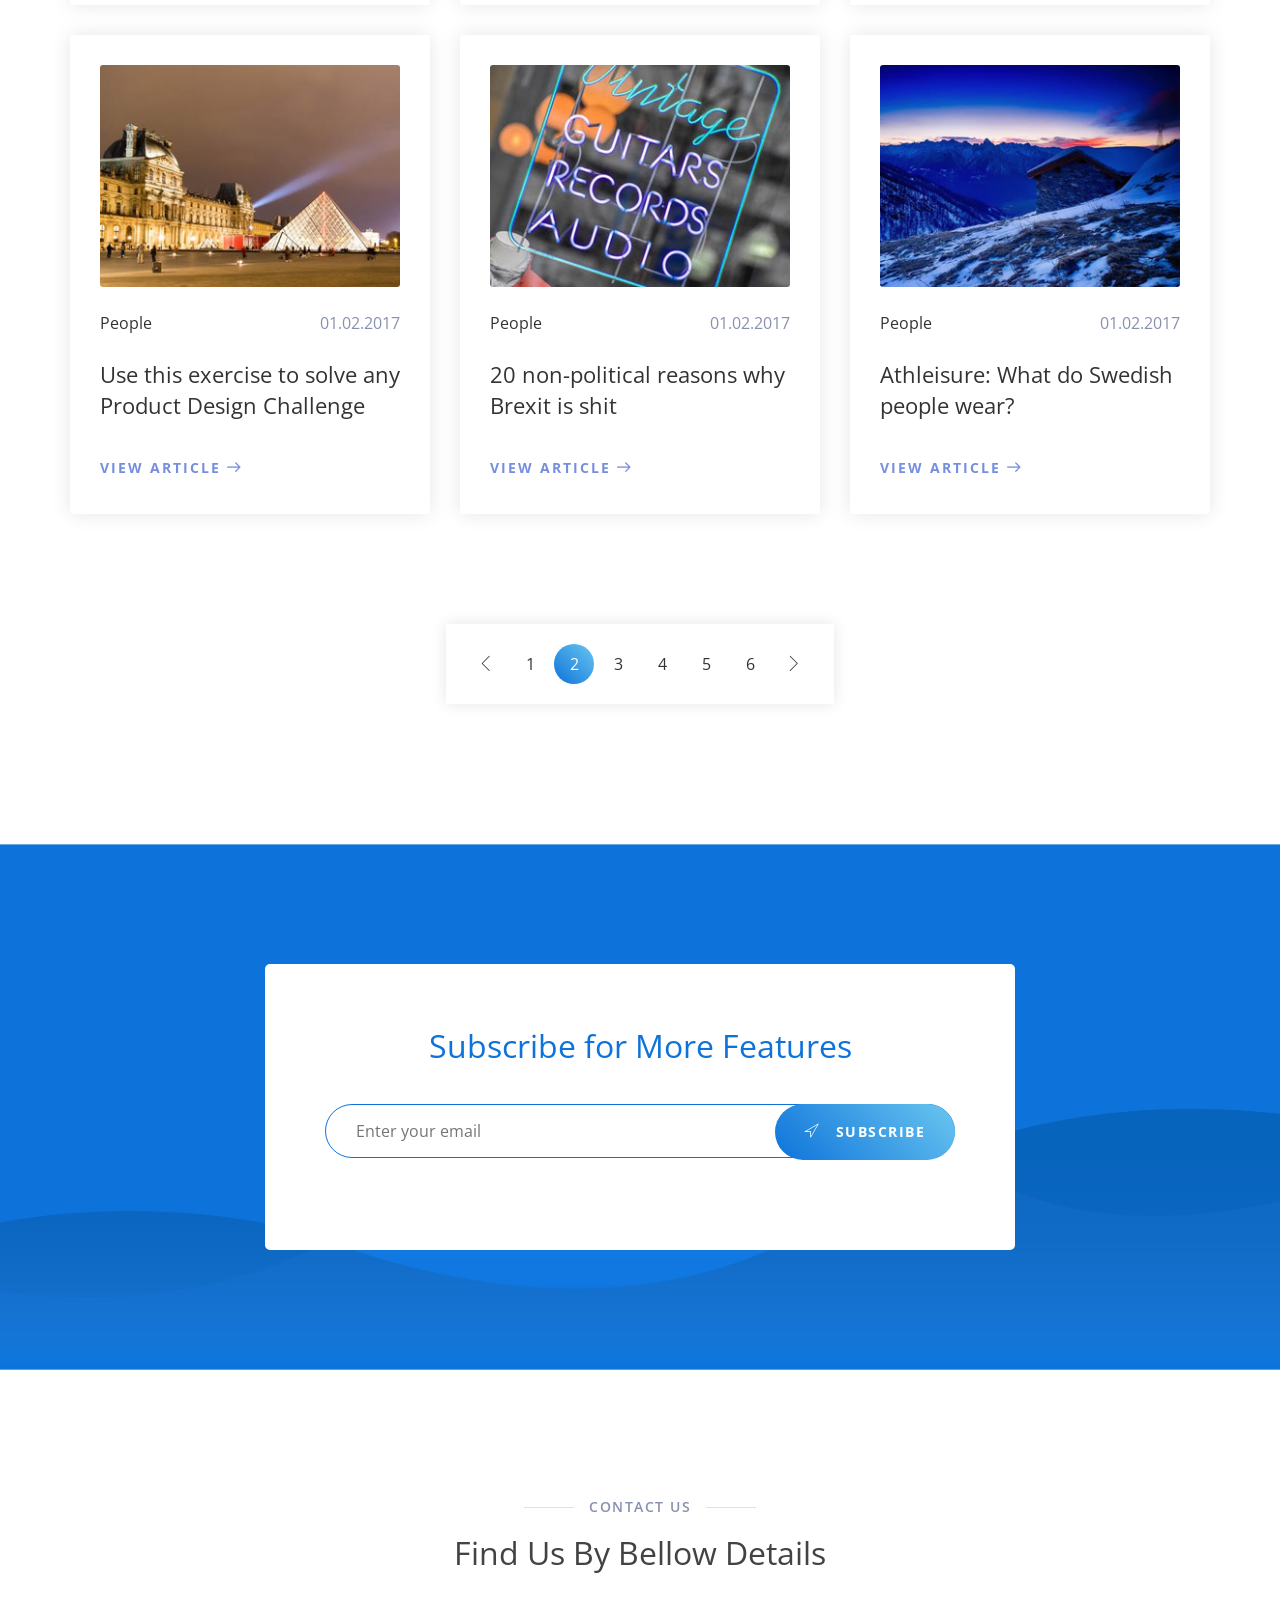
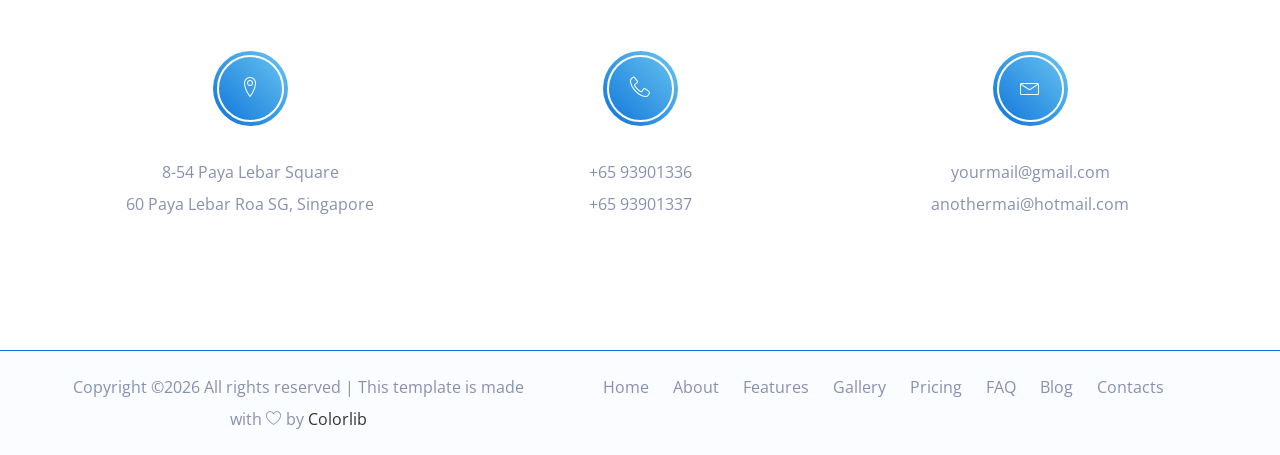
<file: blog.html>
<!doctype html>
<html class="no-js" lang="zxx">

<head>
    <meta charset="utf-8">
    <meta name="author" content="Ashekur Rahman">
    <meta name="description" content="">
    <meta name="keywords" content="HTML,CSS,XML,JavaScript">
    <meta http-equiv="x-ua-compatible" content="ie=edge">
    <meta name="viewport" content="width=device-width, initial-scale=1.0">
    <!-- Title -->
    <title>Appy App Landing Template.</title>
    <!-- Place favicon.ico in the root directory -->
    <link rel="apple-touch-icon" href="images/apple-touch-icon.png">
    <link rel="shortcut icon" type="image/ico" href="images/favicon.ico" />
    <!-- Plugin-CSS -->
    <link rel="stylesheet" href="css/bootstrap.min.css">
    <link rel="stylesheet" href="css/owl.carousel.min.css">
    <link rel="stylesheet" href="css/linearicons.css">
    <link rel="stylesheet" href="css/magnific-popup.css">
    <link rel="stylesheet" href="css/animate.css">
    <!-- Main-Stylesheets -->
    <link rel="stylesheet" href="css/normalize.css">
    <link rel="stylesheet" href="style.css">
    <link rel="stylesheet" href="css/responsive.css">
    <script src="js/vendor/modernizr-2.8.3.min.js"></script>
    <!--[if lt IE 9]>
        <script src="//oss.maxcdn.com/html5shiv/3.7.2/html5shiv.min.js"></script>
        <script src="//oss.maxcdn.com/respond/1.4.2/respond.min.js"></script>
    <![endif]-->
</head>

<body data-spy="scroll" data-target=".mainmenu-area">
    <!-- Preloader-content -->
    <div class="preloader">
        <span><i class="lnr lnr-sun"></i></span>
    </div>
    <!-- MainMenu-Area -->
    <nav class="mainmenu-area" data-spy="affix" data-offset-top="200">
        <div class="container-fluid">
            <div class="navbar-header">
                <button type="button" class="navbar-toggle" data-toggle="collapse" data-target="#primary_menu">
                    <span class="icon-bar"></span>
                    <span class="icon-bar"></span>
                    <span class="icon-bar"></span>
                </button>
                <a class="navbar-brand" href="#"><img src="images/logo.png" alt="Logo"></a>
            </div>
            <div class="collapse navbar-collapse" id="primary_menu">
                <ul class="nav navbar-nav mainmenu">
                    <li><a href="index.html#home_page">Home</a></li>
                    <li><a href="index.html#about_page">About</a></li>
                    <li><a href="index.html#features_page">Features</a></li>
                    <li><a href="index.html#gallery_page">Gallery</a></li>
                    <li><a href="index.html#price_page">Pricing</a></li>
                    <li><a href="index.html#questions_page">FAQ</a></li>
                    <li class="active"><a href="blog.html">Blog</a></li>
                    <li><a href="index.html#contact_page">Contacts</a></li>
                </ul>
                <div class="right-button hidden-xs">
                    <a href="#">Sign Up</a>
                </div>
            </div>
        </div>
    </nav>
    <!-- MainMenu-Area-End -->

    <header class="site-header">
        <div class="container">
            <div class="row">
                <div class="col-xs-12 text-center">
                    <h1 class="white-color">Out Latest Blog</h1>
                    <ul class="breadcrumb">
                        <li><a href="index.html">Home</a></li>
                        <li>Blog</li>
                    </ul>
                </div>
            </div>
        </div>
    </header>
    <div class="section-padding">
        <div class="container">
            <div class="row">
                <div class="col-xs-12">
                    <article class="post-single sticky">
                        <figure class="post-media">
                            <img src="images/sticky-image.jpg" alt="">
                        </figure>
                        <div class="post-body">
                            <div class="post-meta">
                                <div class="post-tags"><a href="#">People</a></div>
                                <div class="post-date">01.02.2017</div>
                            </div>
                            <h4 class="dark-color"><a href="single.html">5 tips for those, who need to make more room in their closet</a></h4>
                            <p>Lorem ipsum dolor sit amet, consectetur adipiing elit, sed do eiusmod tempor incididunt ut labore et laborused sed do eiusmod tempor incididunt ut labore et laborused.</p>
                            <a href="single.html" class="read-more">View Article</a>
                        </div>
                    </article>
                    <div class="space-100"></div>
                </div>
            </div>
            <div class="row">
                <div class="col-xs-12 col-sm-6 col-md-4">
                    <article class="post-single">
                        <figure class="post-media">
                            <img src="images/blog-1.jpg" alt="">
                        </figure>
                        <div class="post-body">
                            <div class="post-meta">
                                <div class="post-tags"><a href="#">People</a></div>
                                <div class="post-date">01.02.2017</div>
                            </div>
                            <h4 class="dark-color"><a href="single.html">IOS 10: 8 Things we want froma pple iPhone8S</a></h4>
                            <a href="single.html" class="read-more">View Article</a>
                        </div>
                    </article>
                </div>
                <div class="col-xs-12 col-sm-6 col-md-4">
                    <article class="post-single">
                        <figure class="post-media">
                            <img src="images/blog-2.jpg" alt="">
                        </figure>
                        <div class="post-body">
                            <div class="post-meta">
                                <div class="post-tags"><a href="#">People</a></div>
                                <div class="post-date">01.02.2017</div>
                            </div>
                            <h4 class="dark-color"><a href="single.html">Top destinations to escape from reality</a></h4>
                            <a href="single.html" class="read-more">View Article</a>
                        </div>
                    </article>
                </div>
                <div class="col-xs-12 col-sm-6 col-md-4">
                    <article class="post-single">
                        <figure class="post-media">
                            <img src="images/blog-3.jpg" alt="">
                        </figure>
                        <div class="post-body">
                            <div class="post-meta">
                                <div class="post-tags"><a href="#">People</a></div>
                                <div class="post-date">01.02.2017</div>
                            </div>
                            <h4 class="dark-color"><a href="single.html">Five ways to wear a shirt by Victoria Beckha</a></h4>
                            <a href="single.html" class="read-more">View Article</a>
                        </div>
                    </article>
                </div>
                <div class="col-xs-12 col-sm-6 col-md-4">
                    <article class="post-single">
                        <figure class="post-media">
                            <img src="images/blog-4.jpg" alt="">
                        </figure>
                        <div class="post-body">
                            <div class="post-meta">
                                <div class="post-tags"><a href="#">People</a></div>
                                <div class="post-date">01.02.2017</div>
                            </div>
                            <h4 class="dark-color"><a href="single.html">Use this exercise to solve any Product Design Challenge</a></h4>
                            <a href="single.html" class="read-more">View Article</a>
                        </div>
                    </article>
                </div>
                <div class="col-xs-12 col-sm-6 col-md-4">
                    <article class="post-single">
                        <figure class="post-media">
                            <img src="images/blog-5.jpg" alt="">
                        </figure>
                        <div class="post-body">
                            <div class="post-meta">
                                <div class="post-tags"><a href="#">People</a></div>
                                <div class="post-date">01.02.2017</div>
                            </div>
                            <h4 class="dark-color"><a href="single.html">20 non-political reasons why Brexit is shit</a></h4>
                            <a href="single.html" class="read-more">View Article</a>
                        </div>
                    </article>
                </div>
                <div class="col-xs-12 col-sm-6 col-md-4">
                    <article class="post-single">
                        <figure class="post-media">
                            <img src="images/blog-6.jpg" alt="">
                        </figure>
                        <div class="post-body">
                            <div class="post-meta">
                                <div class="post-tags"><a href="#">People</a></div>
                                <div class="post-date">01.02.2017</div>
                            </div>
                            <h4 class="dark-color"><a href="single.html">Athleisure: What do Swedish people wear?</a></h4>
                            <a href="single.html" class="read-more">View Article</a>
                        </div>
                    </article>
                </div>
            </div>
            <div class="row">
                <div class="col-xs-12">
                    <div class="pagination">
                        <div class="nav-links">
                            <a href="#" class="prev page-numbers"><i class="lnr lnr-chevron-left"></i></a>
                            <a href="#" class="page-numbers">1</a>
                            <span class="page-numbers current">2</span>
                            <a href="#" class="page-numbers">3</a>
                            <a href="#" class="page-numbers">4</a>
                            <a href="#" class="page-numbers">5</a>
                            <a href="#" class="page-numbers">6</a>
                            <a href="#" class="next page-numbers"><i class="lnr lnr-chevron-right"></i></a>
                        </div>
                    </div>
                </div>
            </div>
        </div>
    </div>
    <!-- Subscribe-Form -->
    <div class="subscribe-area section-padding">
        <div class="container">
            <div class="row">
                <div class="col-xs-12 col-sm-8 col-sm-offset-2">
                    <div class="subscribe-form text-center">
                        <h3 class="blue-color">Subscribe for More Features</h3>
                        <div class="space-20"></div>
                        <form id="mc-form">
                            <input type="email" class="control" placeholder="Enter your email" required="required" id="mc-email">
                            <button class="bttn-white active" type="submit"><span class="lnr lnr-location"></span> Subscribe</button>
                            <label class="mt10" for="mc-email"></label>
                        </form>
                    </div>
                </div>
            </div>
        </div>
    </div>
    <!-- Subscribe-Form-Area -->
    <!-- Footer-Area -->
    <footer class="footer-area" id="contact_page">
        <div class="section-padding">
            <div class="container">
                <div class="row">
                    <div class="col-xs-12">
                        <div class="page-title text-center">
                            <h5 class="title">Contact US</h5>
                            <h3 class="dark-color">Find Us By Bellow Details</h3>
                            <div class="space-60"></div>
                        </div>
                    </div>
                </div>
                <div class="row">
                    <div class="col-xs-12 col-sm-4">
                        <div class="footer-box">
                            <div class="box-icon">
                                <span class="lnr lnr-map-marker"></span>
                            </div>
                            <p>8-54 Paya Lebar Square <br /> 60 Paya Lebar Roa SG, Singapore</p>
                        </div>
                        <div class="space-30 hidden visible-xs"></div>
                    </div>
                    <div class="col-xs-12 col-sm-4">
                        <div class="footer-box">
                            <div class="box-icon">
                                <span class="lnr lnr-phone-handset"></span>
                            </div>
                            <p>+65 93901336 <br /> +65 93901337</p>
                        </div>
                        <div class="space-30 hidden visible-xs"></div>
                    </div>
                    <div class="col-xs-12 col-sm-4">
                        <div class="footer-box">
                            <div class="box-icon">
                                <span class="lnr lnr-envelope"></span>
                            </div>
                            <p>yourmail@gmail.com <br /> anothermai@hotmail.com
                            </p>
                        </div>
                    </div>
                </div>
            </div>
        </div>
        <!-- Footer-Bootom -->
        <div class="footer-bottom">
            <div class="container">
                <div class="row">
                    <div class="col-xs-12 col-md-5">

                        <!-- Link back to Colorlib can't be removed. Template is licensed under CC BY 3.0. -->
            <span>Copyright &copy;<script>document.write(new Date().getFullYear());</script> All rights reserved | This template is made with <i class="lnr lnr-heart" aria-hidden="true"></i> by <a href="https://colorlib.com" target="_blank">Colorlib</a></span>
            <!-- Link back to Colorlib can't be removed. Template is licensed under CC BY 3.0. -->
                        <div class="space-30 hidden visible-xs"></div>
                    </div>
                    <div class="col-xs-12 col-md-7">
                        <div class="footer-menu">
                            <ul>
                                <li class="active"><a href="index.html#home_page">Home</a></li>
                                <li><a href="index.html#about_page">About</a></li>
                                <li><a href="index.html#features_page">Features</a></li>
                                <li><a href="index.html#gallery_page">Gallery</a></li>
                                <li><a href="index.html#price_page">Pricing</a></li>
                                <li><a href="index.html#questions_page">FAQ</a></li>
                                <li><a href="blog.html">Blog</a></li>
                                <li><a href="index.html#contact_page">Contacts</a></li>
                            </ul>
                        </div>
                    </div>
                </div>
            </div>
        </div>
        <!-- Footer-Bootom-End -->
    </footer>
    <!-- Footer-Area-End -->
    <!--Vendor-JS-->
    <script src="js/vendor/jquery-1.12.4.min.js"></script>
    <script src="js/vendor/jquery-ui.js"></script>
    <script src="js/vendor/bootstrap.min.js"></script>
    <!--Plugin-JS-->
    <script src="js/owl.carousel.min.js"></script>
    <script src="js/contact-form.js"></script>
    <script src="js/ajaxchimp.js"></script>
    <script src="js/scrollUp.min.js"></script>
    <script src="js/magnific-popup.min.js"></script>
    <script src="js/wow.min.js"></script>
    <!--Main-active-JS-->
    <script src="js/main.js"></script>
</body>

</html>
</file>
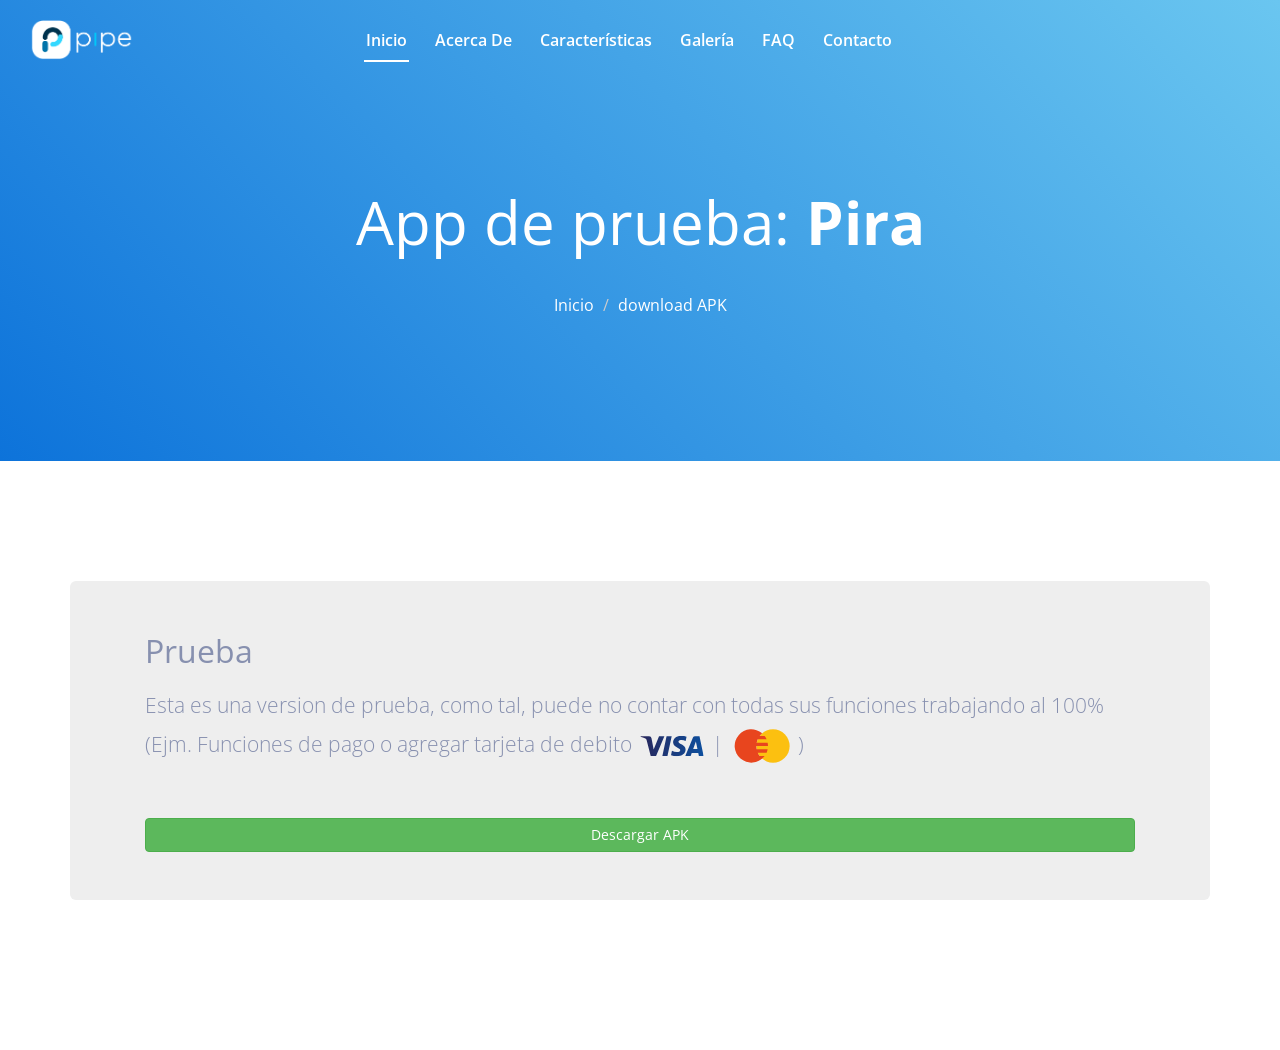
<file: download-apk.html>
<!doctype html>
<html class="no-js" lang="zxx">

<head>
    <meta charset="utf-8">
    <meta name="author" content="Ashekur Rahman">
    <meta name="description" content="">
    <meta name="keywords" content="HTML,CSS,XML,JavaScript">
    <meta http-equiv="x-ua-compatible" content="ie=edge">
    <meta name="viewport" content="width=device-width, initial-scale=1.0">
    <!-- Title -->
    <title>Pipe|APK</title>
    <!-- Place favicon.ico in the root directory -->
    <link rel="apple-touch-icon" href="images/apple-touch-icon.png">
    <link rel="shortcut icon" type="image/ico" href="images/favicon.ico" />
    <!-- Plugin-CSS -->
    <link rel="stylesheet" href="css/bootstrap.min.css">
    <link rel="stylesheet" href="css/owl.carousel.min.css">
    <link rel="stylesheet" href="css/linearicons.css">
    <link rel="stylesheet" href="css/magnific-popup.css">
    <link rel="stylesheet" href="css/animate.css">
    <!-- Main-Stylesheets -->
    <link rel="stylesheet" href="css/normalize.css">
    <link rel="stylesheet" href="style.css">
    <link rel="stylesheet" href="css/responsive.css">
    <script src="js/vendor/modernizr-2.8.3.min.js"></script>
    <!--[if lt IE 9]>
        <script src="//oss.maxcdn.com/html5shiv/3.7.2/html5shiv.min.js"></script>
        <script src="//oss.maxcdn.com/respond/1.4.2/respond.min.js"></script>
    <![endif]-->
</head>

<body class="single-post" data-spy="scroll" data-target=".mainmenu-area">
    <!-- Preloader-content -->
    <div class="preloader">
        <span><i class="lnr lnr-sun"></i></span>
    </div>
    <!-- MainMenu-Area -->
    <nav class="mainmenu-area" data-spy="affix" data-offset-top="200">
        <div class="container-fluid">
            <div class="navbar-header">
                <button type="button" class="navbar-toggle" data-toggle="collapse" data-target="#primary_menu">
                    <span class="icon-bar"></span>
                    <span class="icon-bar"></span>
                    <span class="icon-bar"></span>
                </button>
                <a class="navbar-brand" href="#"><img src="images/logo.png" alt="Logo"></a>
            </div>
            <div class="collapse navbar-collapse" id="primary_menu">
                <ul class="nav navbar-nav mainmenu">
                    <li class="active"><a href="index.html">Inicio</a></li>
                    <li><a href="index.html#about_page">Acerca de</a></li>
                    <li><a href="index.html#features_page">Características</a></li>
                    <li><a href="index.html#gallery_page">Galería</a></li>
                    <!-- <li><a href="#price_page">Precios</a></li> -->
                    <li><a href="index.html#questions_page">FAQ</a></li>
                    <!-- <li><a href="blog.html">Blog</a></li> -->
                    <li><a href="index.html#contact_page">Contacto</a></li>
                </ul>
<!--                 <div class="right-button hidden-xs">
                    <a href="#">Sign Up</a>
                </div> -->
            </div>
        </div>
    </nav>
    <!-- MainMenu-Area-End -->

    <header class="site-header">
        <div class="container">
            <div class="row">
                <div class="col-xs-12 text-center">
                    <h1 class="white-color">App de prueba: <b>Pira</b></h1>
                    <ul class="breadcrumb">
                        <li><a href="index.html">Inicio</a></li>
                        <li>download APK</li>
                    </ul>
                </div>
            </div>
        </div>
    </header>
    <div class="section-padding">
        <div class="container">
            <div class="jumbotron">
                <div class="container">
                    <h3>Prueba</h3>
                    <p>Esta es una version de prueba, como tal, puede no contar con todas sus funciones trabajando al 100% (Ejm. Funciones de pago o agregar tarjeta de debito <img width="70px" src="images/visa.svg"> | <img width="70px" src="images/mastercard.svg">)</p><br>
                    <a href="apks/Pira.apk" class="btn btn-large btn-block btn-success">Descargar APK</a> 
                </div>
            </div>
        </div>
    </div>
    <!-- Footer-Area-End -->
    <!--Vendor-JS-->
    <script src="js/vendor/jquery-1.12.4.min.js"></script>
    <script src="js/vendor/jquery-ui.js"></script>
    <script src="js/vendor/bootstrap.min.js"></script>
    <!--Plugin-JS-->
    <script src="js/owl.carousel.min.js"></script>
    <script src="js/contact-form.js"></script>
    <script src="js/ajaxchimp.js"></script>
    <script src="js/scrollUp.min.js"></script>
    <script src="js/magnific-popup.min.js"></script>
    <script src="js/wow.min.js"></script>
    <!--Main-active-JS-->
    <script src="js/main.js"></script>
    </body>

    </html>
</file>
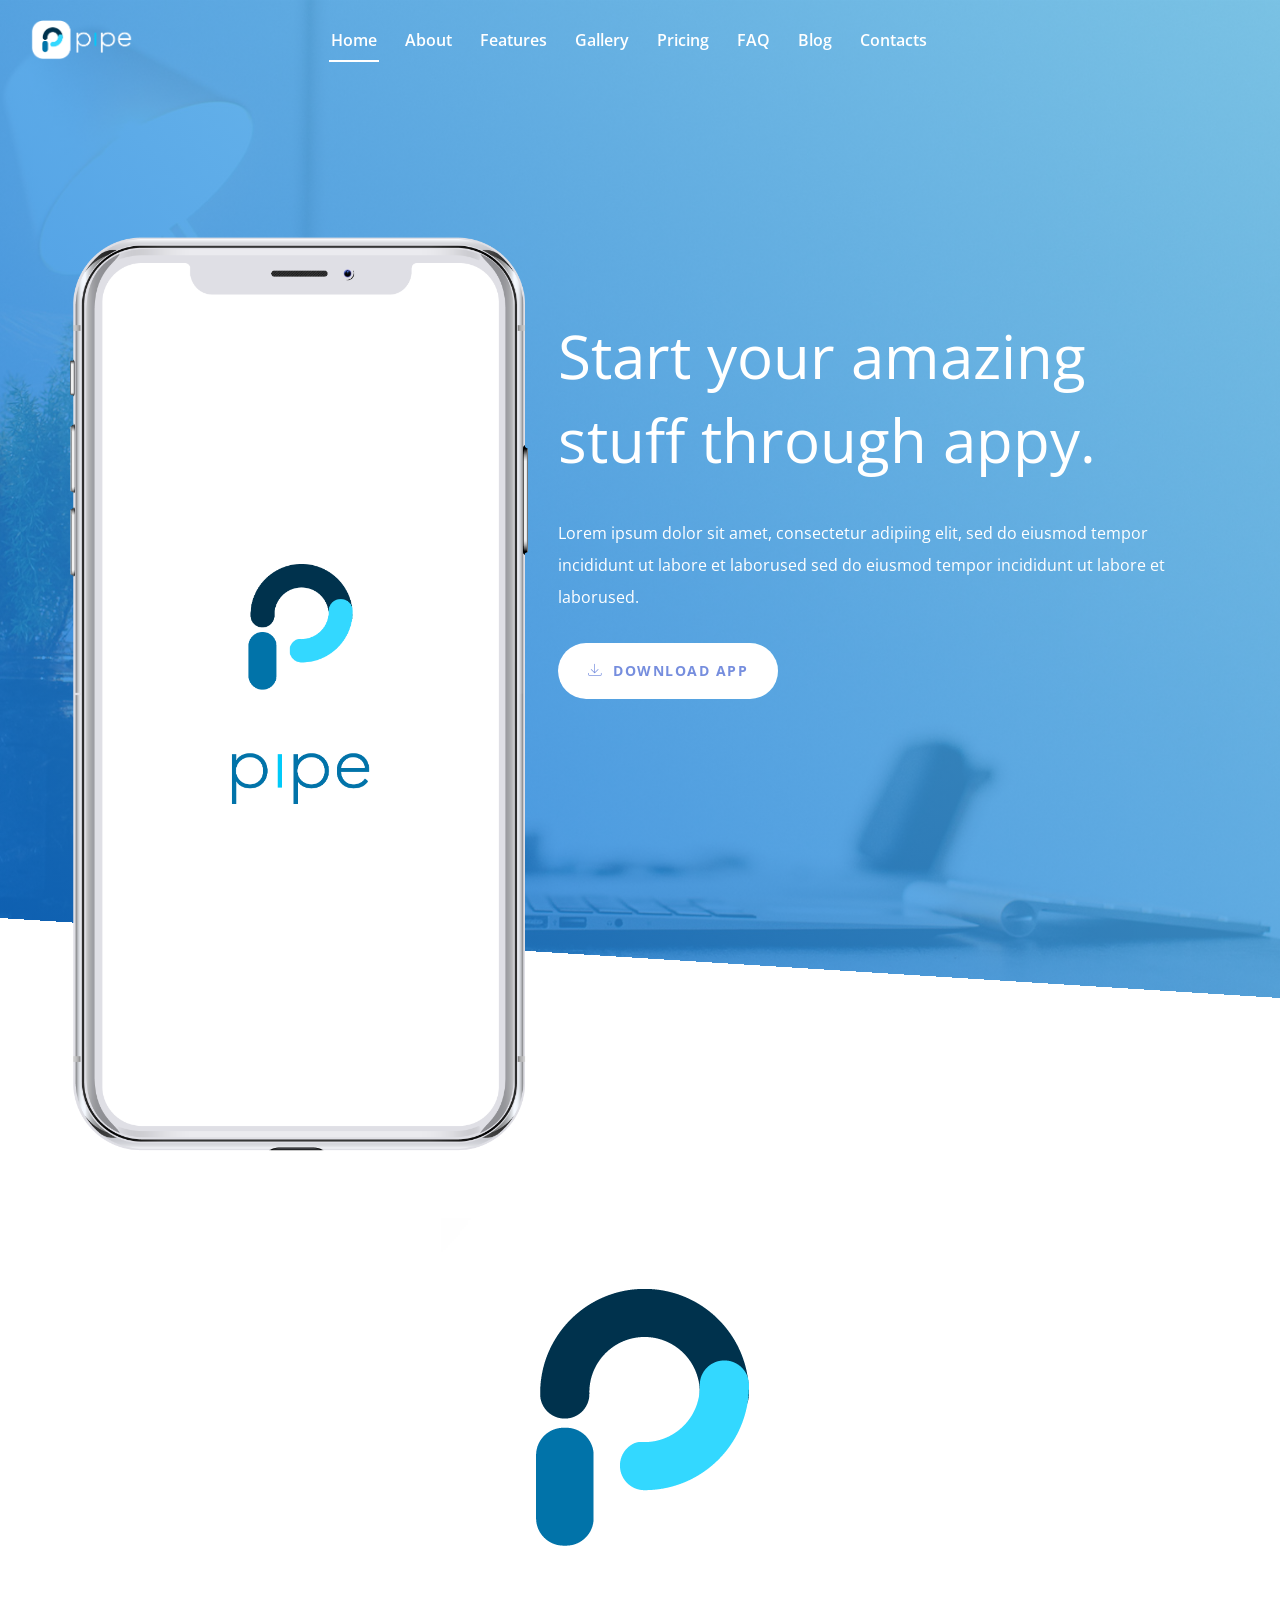
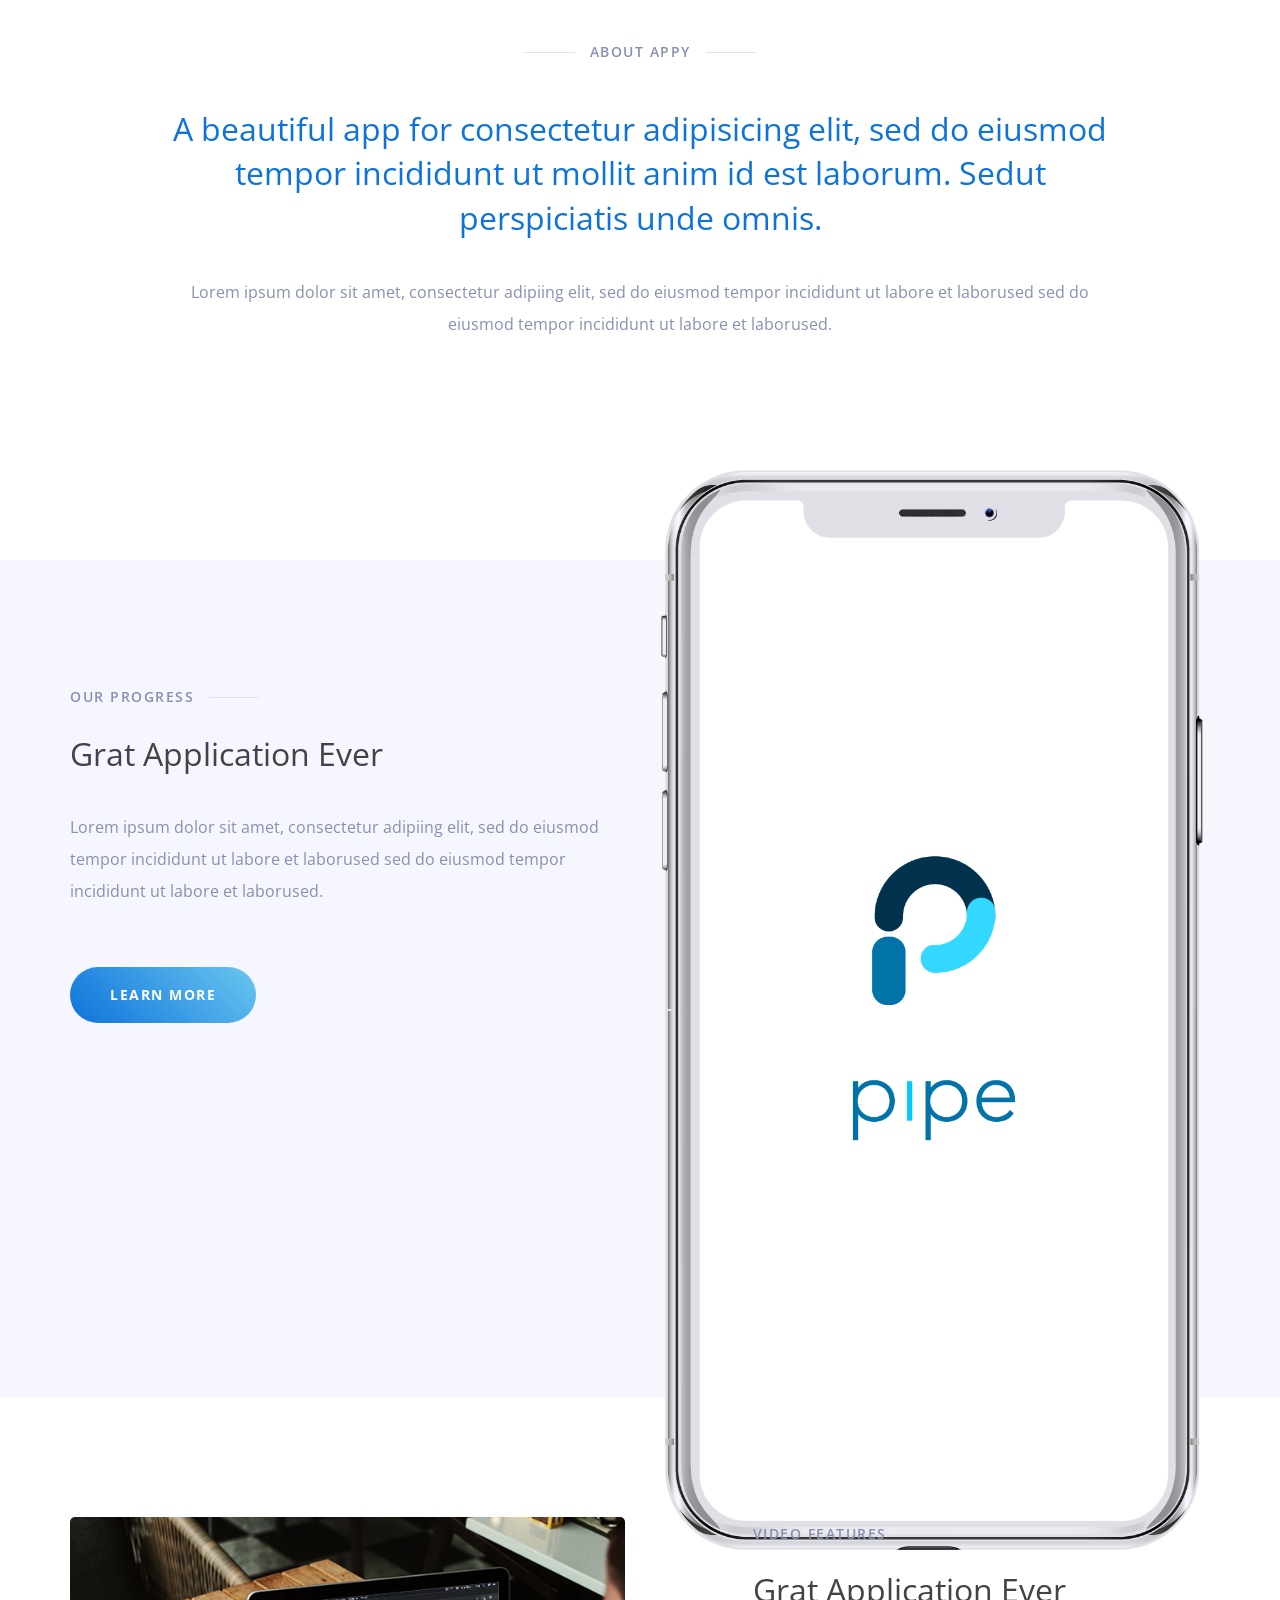
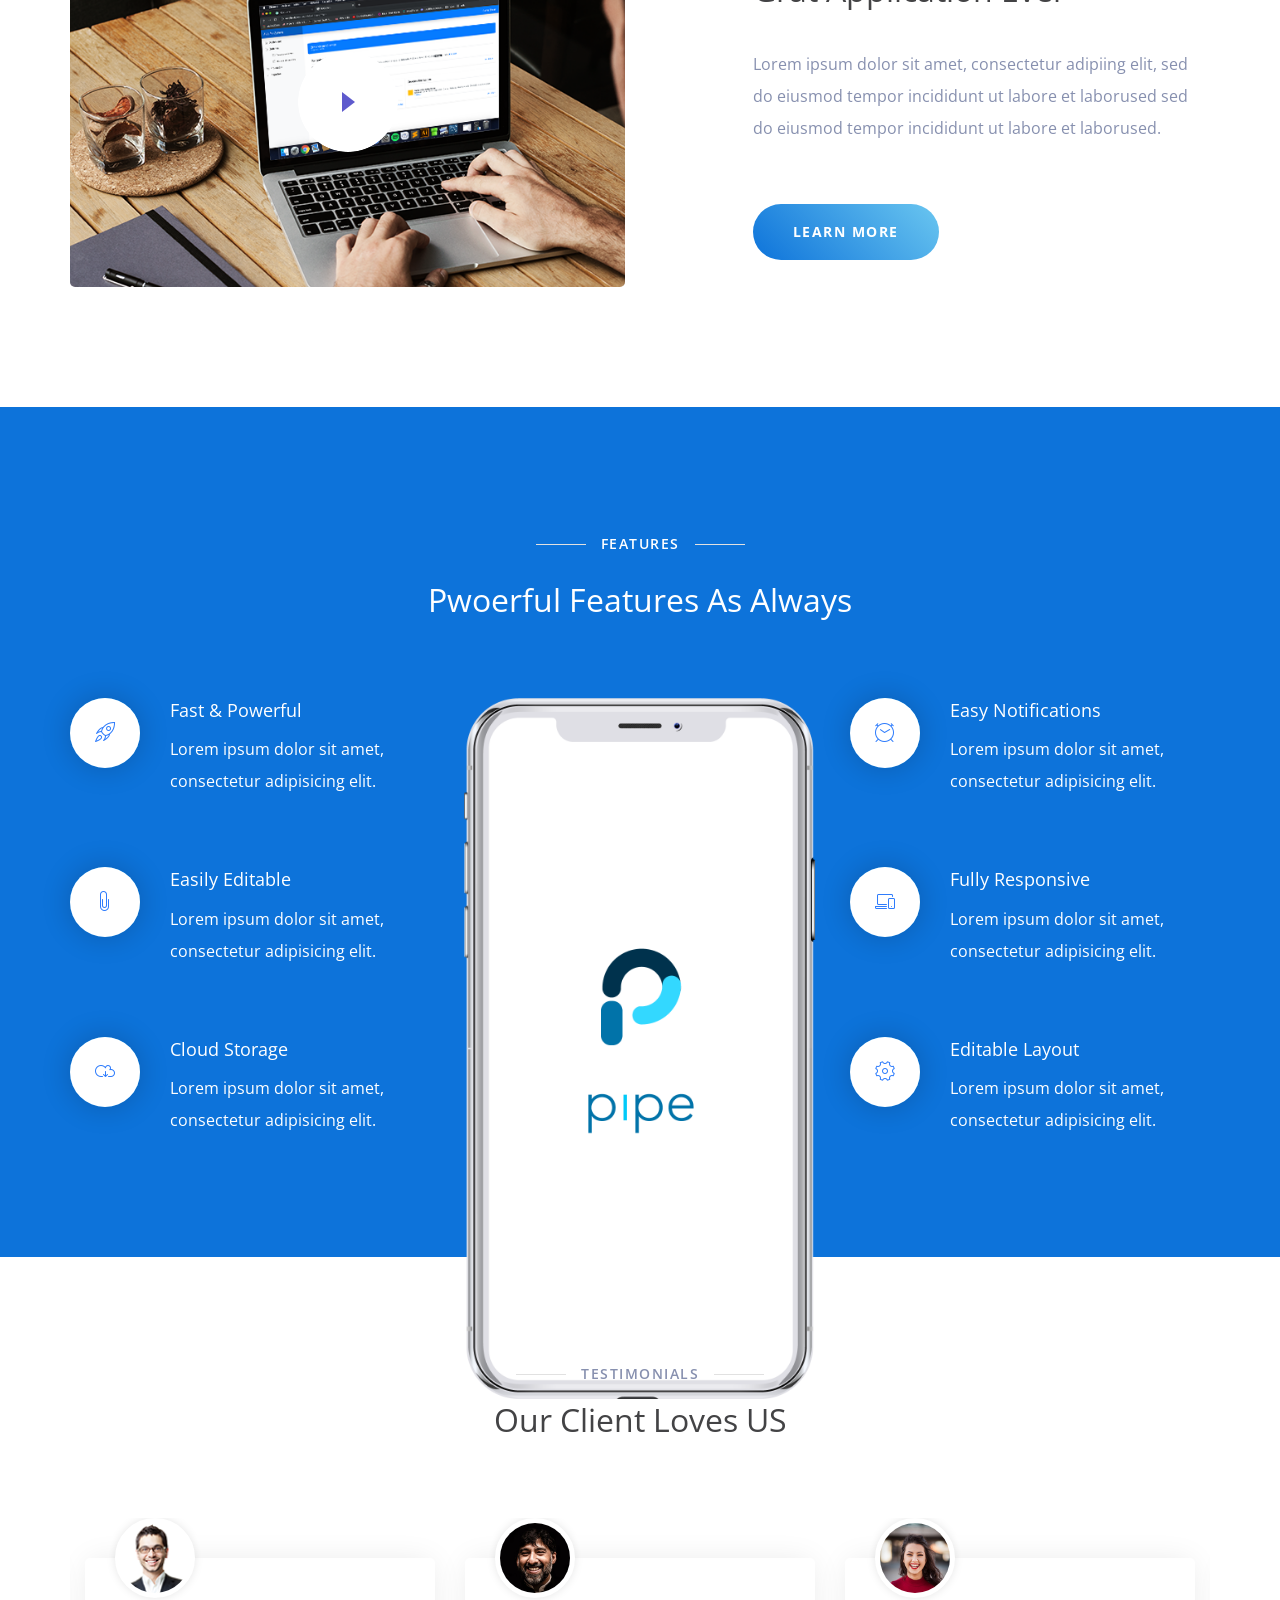
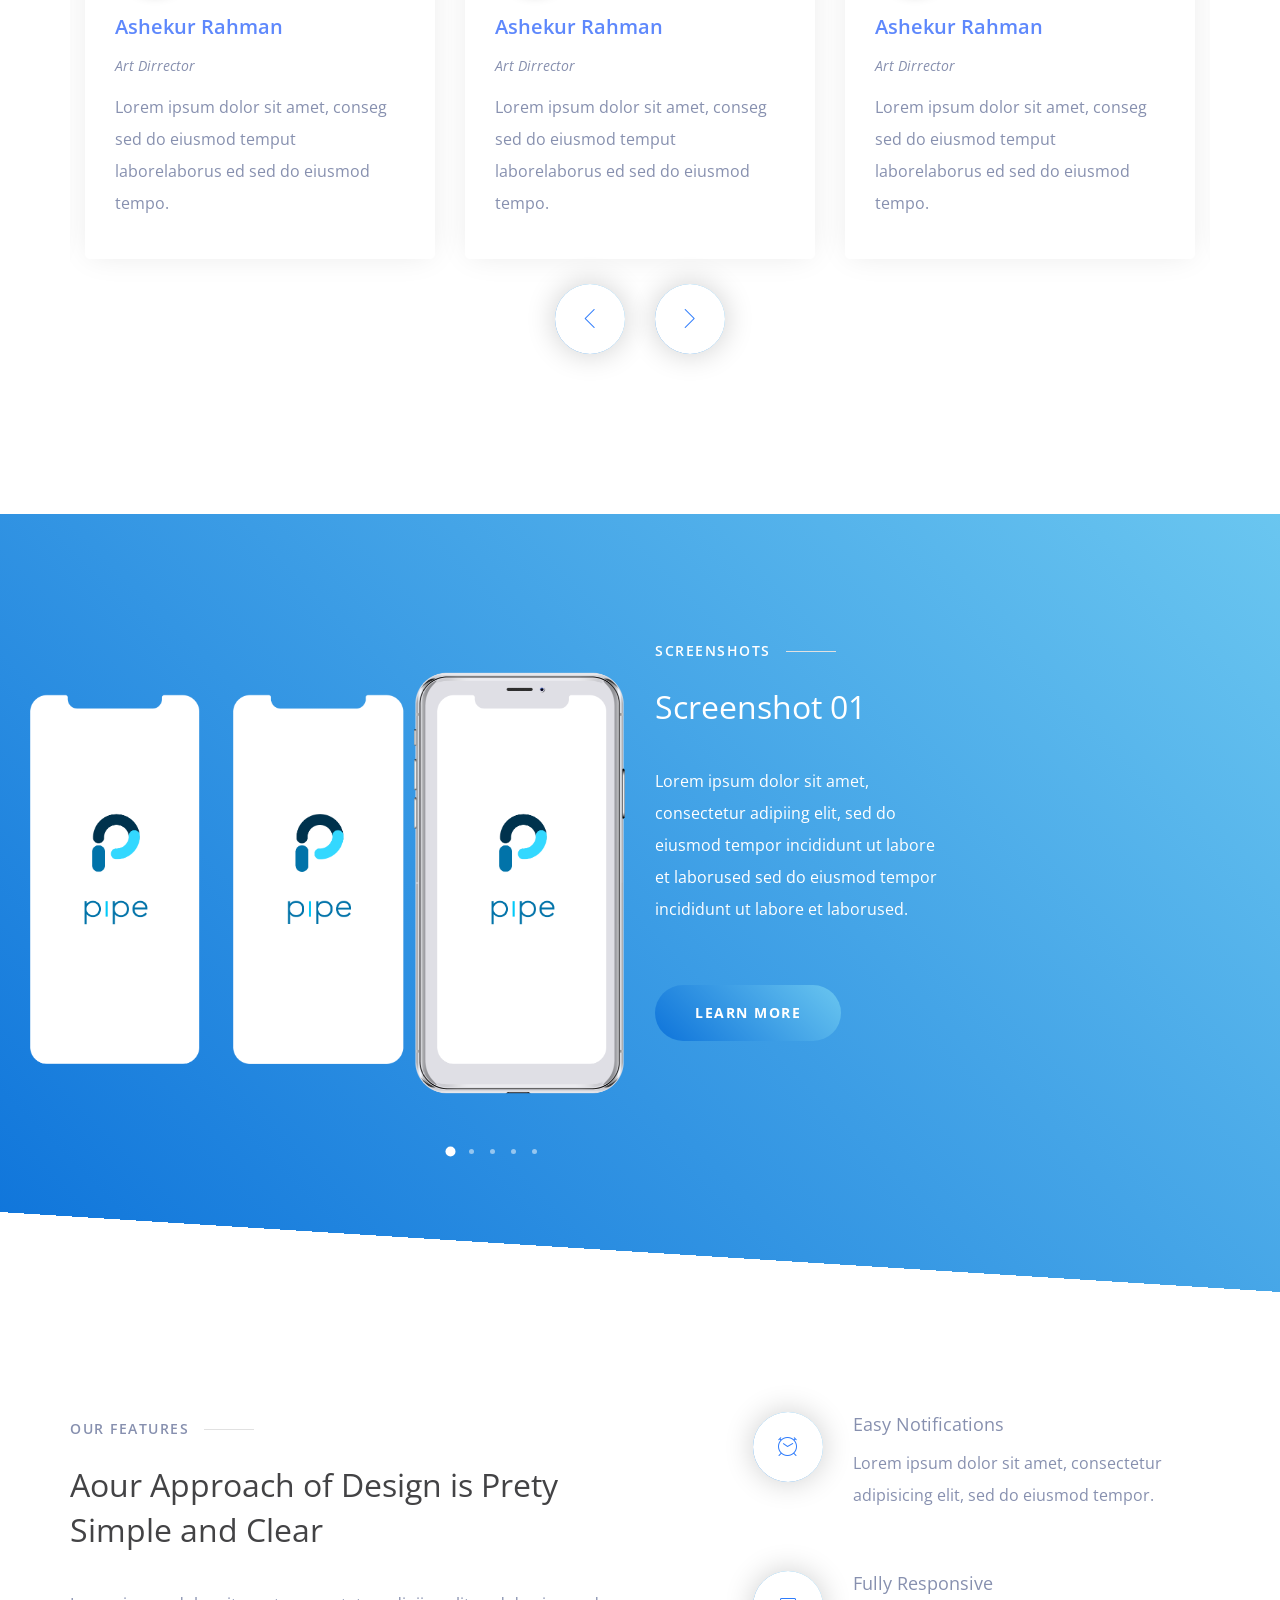
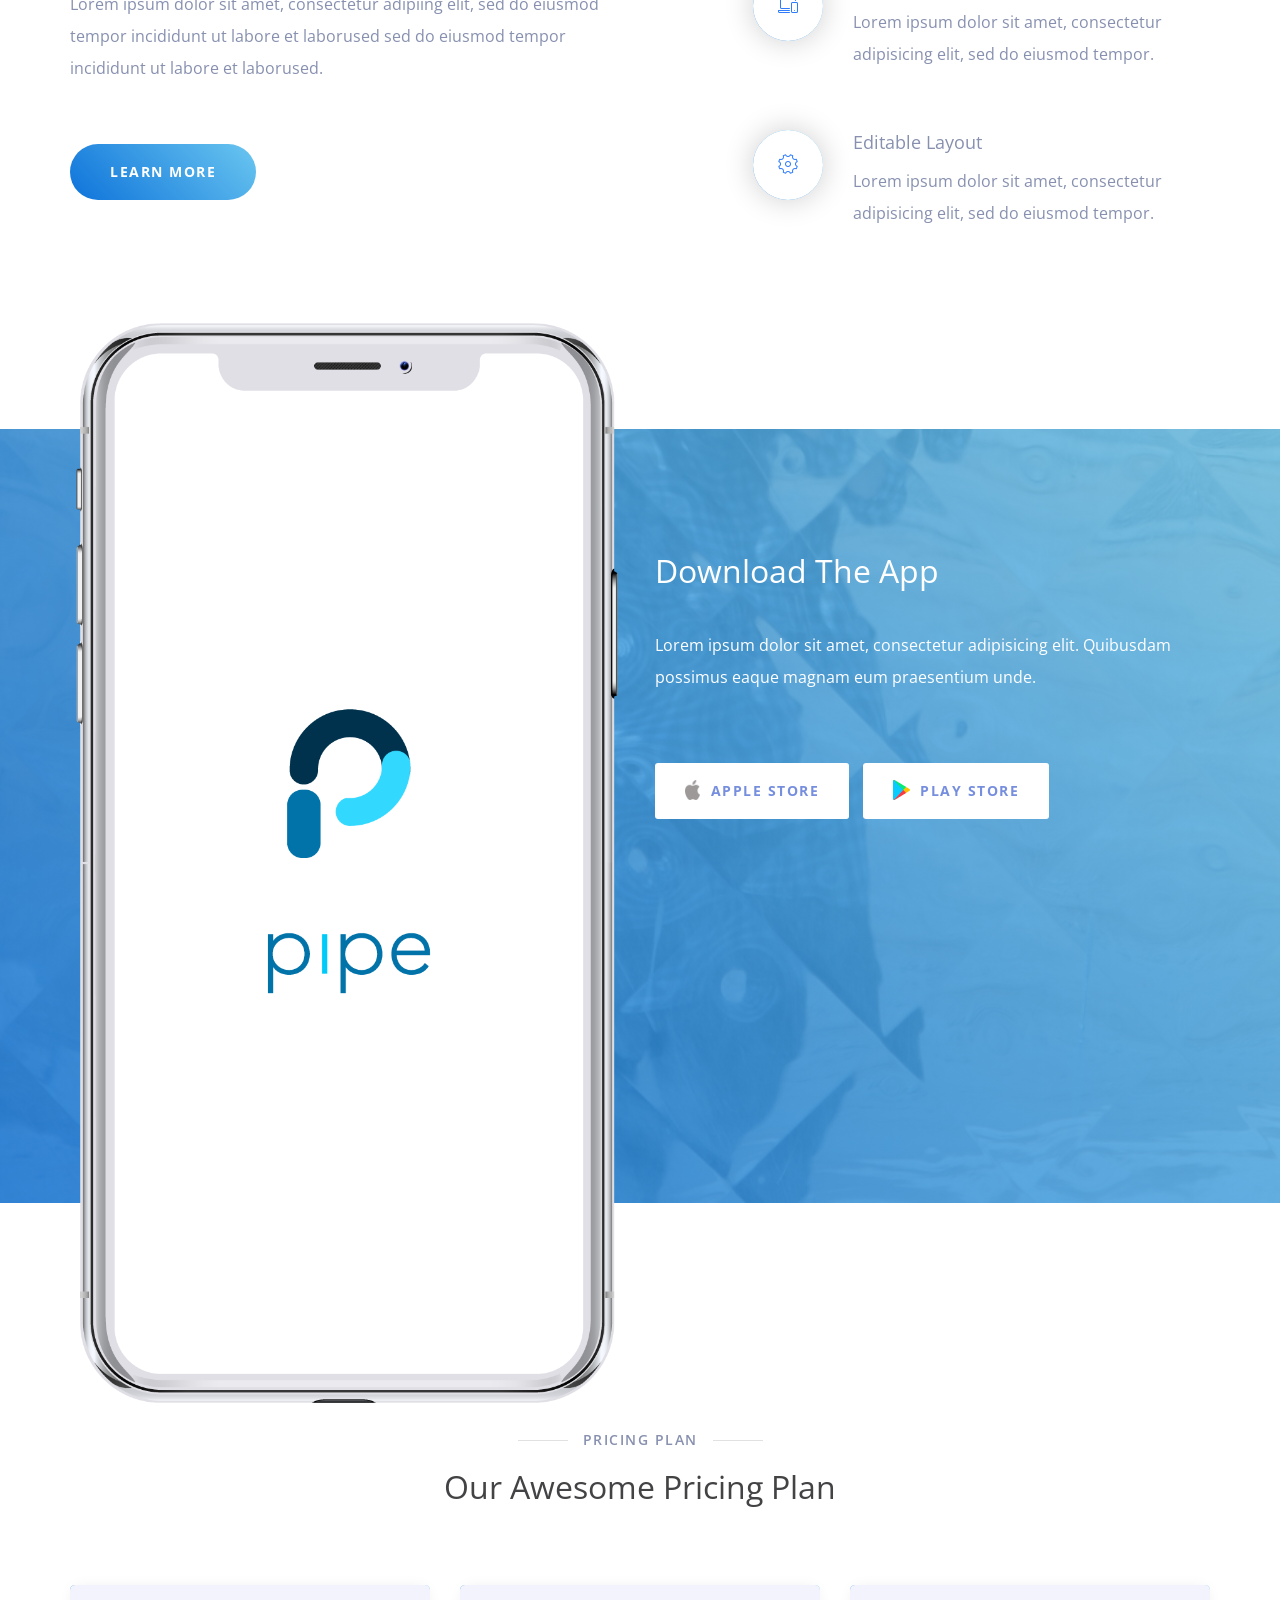
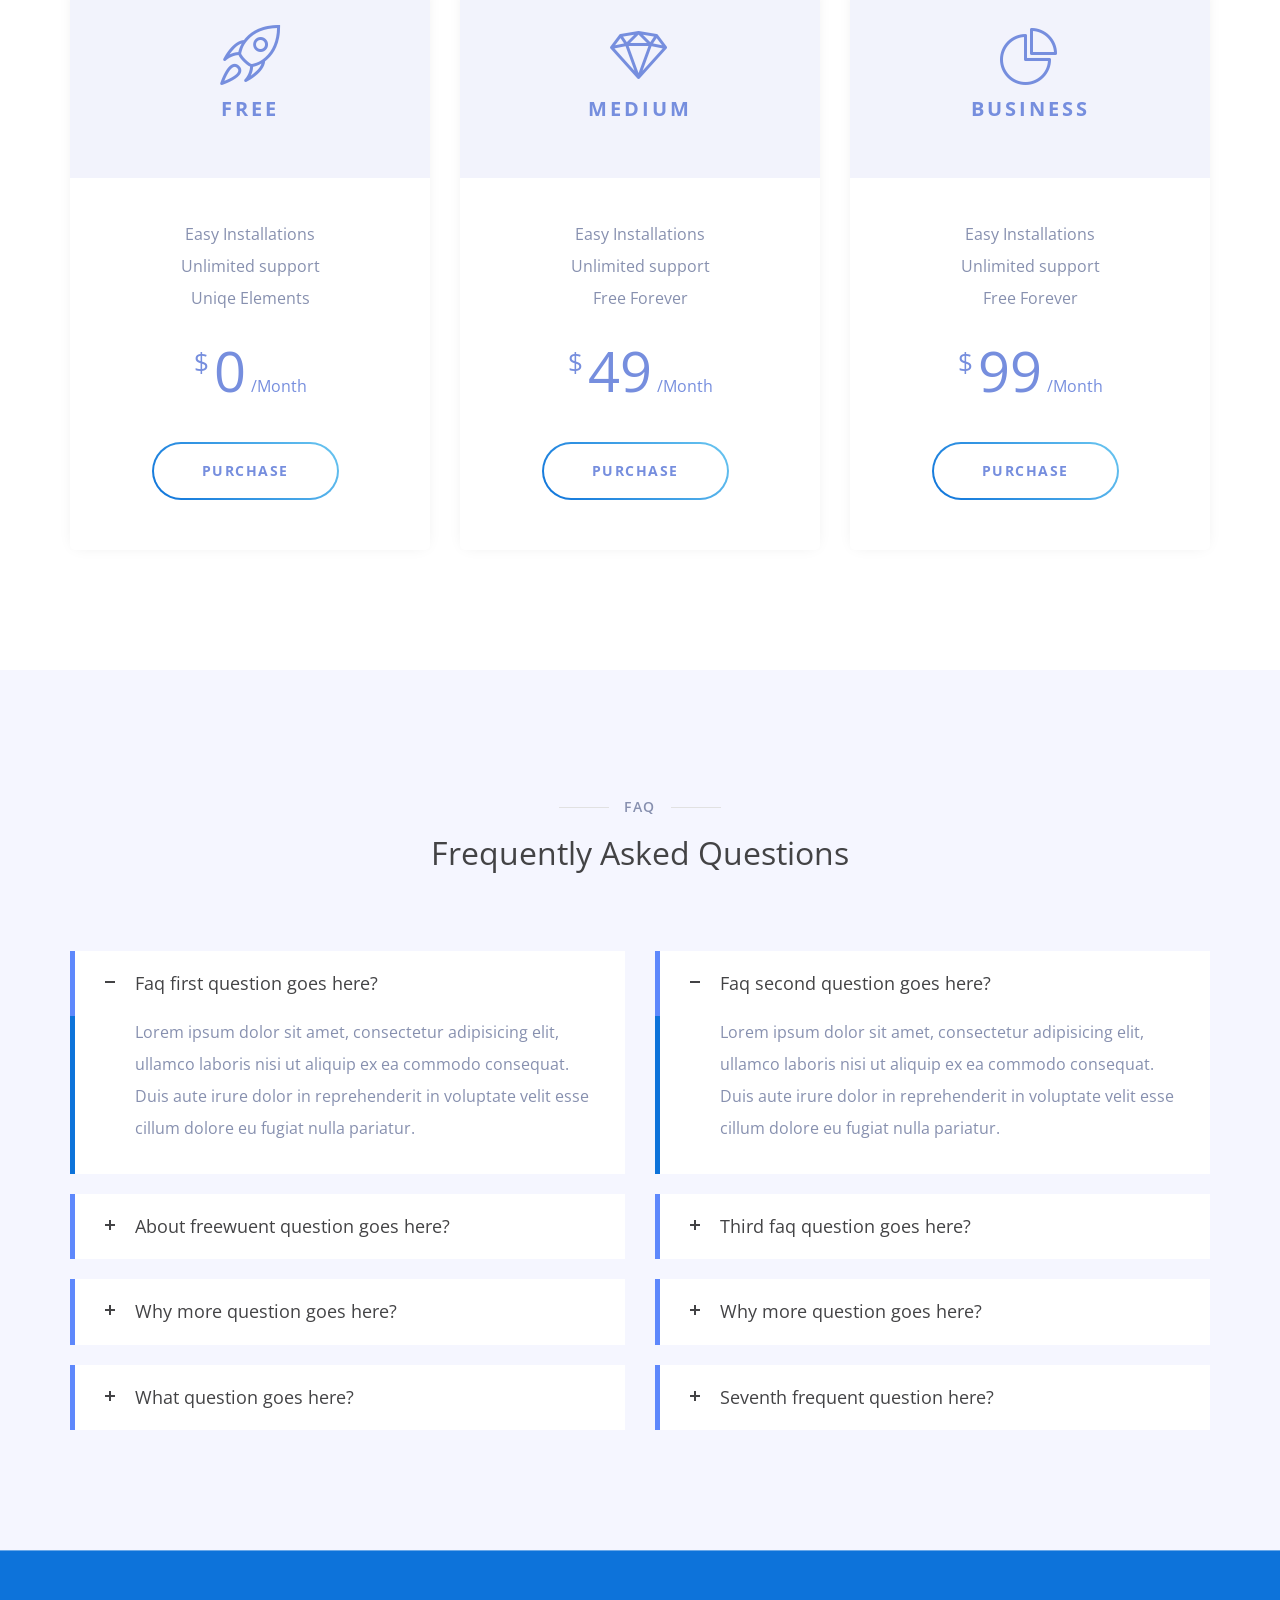
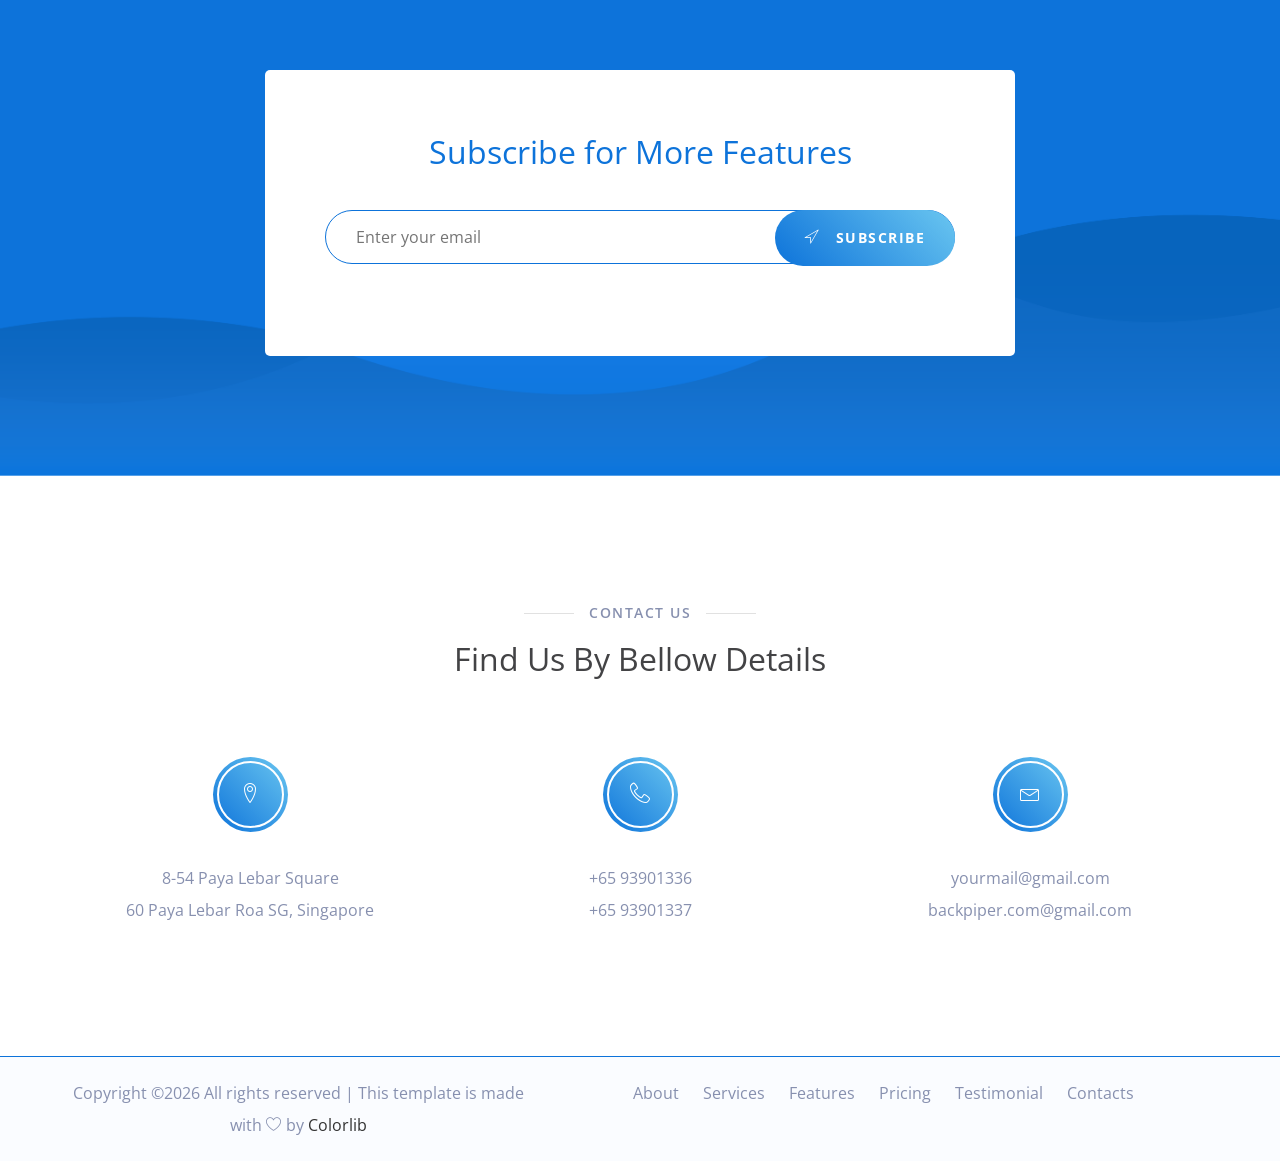
<file: index2.html>
<!doctype html>
<html class="no-js" lang="zxx">

<head>
    <meta charset="utf-8">
    <meta name="author" content="Sumon Rahman">
    <meta name="description" content="">
    <meta name="keywords" content="HTML,CSS,XML,JavaScript">
    <meta http-equiv="x-ua-compatible" content="ie=edge">
    <meta name="viewport" content="width=device-width, initial-scale=1.0">
    <!-- Title -->
    <title>Appy App Landing Template.</title>
    <!-- Place favicon.ico in the root directory -->
    <link rel="apple-touch-icon" href="images/apple-touch-icon.png">
    <link rel="shortcut icon" type="image/ico" href="images/favicon.ico" />
    <!-- Plugin-CSS -->
    <link rel="stylesheet" href="css/bootstrap.min.css">
    <link rel="stylesheet" href="css/owl.carousel.min.css">
    <link rel="stylesheet" href="css/linearicons.css">
    <link rel="stylesheet" href="css/magnific-popup.css">
    <link rel="stylesheet" href="css/animate.css">
    <!-- Main-Stylesheets -->
    <link rel="stylesheet" href="css/normalize.css">
    <link rel="stylesheet" href="style.css">
    <link rel="stylesheet" href="css/responsive.css">
    <script src="js/vendor/modernizr-2.8.3.min.js"></script>
    <!--[if lt IE 9]>
        <script src="//oss.maxcdn.com/html5shiv/3.7.2/html5shiv.min.js"></script>
        <script src="//oss.maxcdn.com/respond/1.4.2/respond.min.js"></script>
    <![endif]-->
</head>

<body data-spy="scroll" data-target=".mainmenu-area">
    <!-- Preloader-content -->
    <div class="preloader">
        <span><i class="lnr lnr-sun"></i></span>
    </div>
    <!-- MainMenu-Area -->
    <nav class="mainmenu-area" data-spy="affix" data-offset-top="200">
        <div class="container-fluid">
            <div class="navbar-header">
                <button type="button" class="navbar-toggle" data-toggle="collapse" data-target="#primary_menu">
                    <span class="icon-bar"></span>
                    <span class="icon-bar"></span>
                    <span class="icon-bar"></span>
                </button>
                <a class="navbar-brand" href="#"><img src="images/logo.png" alt="Logo"></a>
            </div>
            <div class="collapse navbar-collapse" id="primary_menu">
                <ul class="nav navbar-nav mainmenu">
                    <li class="active"><a href="#home_page">Home</a></li>
                    <li><a href="#about_page">About</a></li>
                    <li><a href="#features_page">Features</a></li>
                    <li><a href="#gallery_page">Gallery</a></li>
                    <li><a href="#price_page">Pricing</a></li>
                    <li><a href="#questions_page">FAQ</a></li>
                    <li><a href="blog.html">Blog</a></li>
                    <li><a href="#contact_page">Contacts</a></li>
                </ul>
<!--                 <div class="right-button hidden-xs">
                    <a href="#">Sign Up</a>
                </div> -->
            </div>
        </div>
    </nav>
    <!-- MainMenu-Area-End -->
    <!-- Home-Area -->
    <header class="home-area overlay angle" id="home_page">
        <div class="container">
            <div class="row">
                <div class="col-xs-12 hidden-sm col-md-5">
                    <figure class="mobile-image wow fadeInUp" data-wow-delay="0.2s">
                        <img src="images/header-mobile.png" alt="">
                    </figure>
                </div>
                <div class="col-xs-12 col-md-7">
                    <div class="space-80 hidden-xs"></div>
                    <h1 class="wow fadeInUp" data-wow-delay="0.4s">Start your amazing stuff through appy.</h1>
                    <div class="space-20"></div>
                    <div class="desc wow fadeInUp" data-wow-delay="0.6s">
                        <p>Lorem ipsum dolor sit amet, consectetur adipiing elit, sed do eiusmod tempor incididunt ut labore et laborused sed do eiusmod tempor incididunt ut labore et laborused.</p>
                    </div>
                    <div class="space-20"></div>
                    <a href="#" class="bttn-white wow fadeInUp" data-wow-delay="0.8s"><i class="lnr lnr-download"></i>Download App</a>
                </div>
            </div>
        </div>
    </header>
    <!-- Home-Area-End -->
    <!-- About-Area -->
    <section class="section-padding" id="about_page">
        <div class="container">
            <div class="row">
                <div class="col-xs-12 col-md-10 col-md-offset-1">
                    <div class="page-title text-center">
                        <img src="images/about-logo.png" alt="About Logo">
                        <div class="space-20"></div>
                        <h5 class="title">About Appy</h5>
                        <div class="space-30"></div>
                        <h3 class="blue-color">A beautiful app for consectetur adipisicing elit, sed do eiusmod tempor incididunt ut mollit anim id est laborum. Sedut perspiciatis unde omnis. </h3>
                        <div class="space-20"></div>
                        <p>Lorem ipsum dolor sit amet, consectetur adipiing elit, sed do eiusmod tempor incididunt ut labore et laborused sed do eiusmod tempor incididunt ut labore et laborused.</p>
                    </div>
                </div>
            </div>
        </div>
    </section>
    <!-- About-Area-End -->
    <!-- Progress-Area -->
    <section class="progress-area gray-bg" id="progress_page">
        <div class="container">
            <div class="row">
                <div class="col-xs-12 col-md-6">
                    <div class="page-title section-padding">
                        <h5 class="title wow fadeInUp" data-wow-delay="0.2s">Our Progress</h5>
                        <div class="space-10"></div>
                        <h3 class="dark-color wow fadeInUp" data-wow-delay="0.4s">Grat Application Ever</h3>
                        <div class="space-20"></div>
                        <div class="desc wow fadeInUp" data-wow-delay="0.6s">
                            <p>Lorem ipsum dolor sit amet, consectetur adipiing elit, sed do eiusmod tempor incididunt ut labore et laborused sed do eiusmod tempor incididunt ut labore et laborused.</p>
                        </div>
                        <div class="space-50"></div>
                        <a href="#" class="bttn-default wow fadeInUp" data-wow-delay="0.8s">Learn More</a>
                    </div>
                </div>
                <div class="col-xs-12 col-md-6">
                    <figure class="mobile-image">
                        <img src="images/progress-phone.png" alt="">
                    </figure>
                </div>
            </div>
        </div>
    </section>
    <!-- Progress-Area-End -->
    <!-- Video-Area -->
    <section class="video-area section-padding">
        <div class="container">
            <div class="row">
                <div class="col-xs-12 col-md-6">
                    <div class="video-photo">
                        <img src="images/video-image.jpg" alt="">
                        <a href="https://www.youtube.com/watch?v=ScrDhTsX0EQ" class="popup video-button">
                            <img src="images/play-button.png" alt="">
                        </a>
                    </div>
                </div>
                <div class="col-xs-12 col-md-5 col-md-offset-1">
                    <div class="space-60 hidden visible-xs"></div>
                    <div class="page-title">
                        <h5 class="title wow fadeInUp" data-wow-delay="0.2s">VIDEO FEATURES</h5>
                        <div class="space-10"></div>
                        <h3 class="dark-color wow fadeInUp" data-wow-delay="0.4s">Grat Application Ever</h3>
                        <div class="space-20"></div>
                        <div class="desc wow fadeInUp" data-wow-delay="0.6s">
                            <p>Lorem ipsum dolor sit amet, consectetur adipiing elit, sed do eiusmod tempor incididunt ut labore et laborused sed do eiusmod tempor incididunt ut labore et laborused.</p>
                        </div>
                        <div class="space-50"></div>
                        <a href="#" class="bttn-default wow fadeInUp" data-wow-delay="0.8s">Learn More</a>
                    </div>
                </div>
            </div>
        </div>
    </section>
    <!-- Video-Area-End -->
    <!-- Feature-Area -->
    <section class="feature-area section-padding-top" id="features_page">
        <div class="container">
            <div class="row">
                <div class="col-xs-12 col-sm-8 col-sm-offset-2">
                    <div class="page-title text-center">
                        <h5 class="title">Features</h5>
                        <div class="space-10"></div>
                        <h3>Pwoerful Features As Always</h3>
                        <div class="space-60"></div>
                    </div>
                </div>
            </div>
            <div class="row">
                <div class="col-xs-12 col-sm-6 col-md-4">
                    <div class="service-box wow fadeInUp" data-wow-delay="0.2s">
                        <div class="box-icon">
                            <i class="lnr lnr-rocket"></i>
                        </div>
                        <h4>Fast &amp; Powerful</h4>
                        <p>Lorem ipsum dolor sit amet, consectetur adipisicing elit.</p>
                    </div>
                    <div class="space-60"></div>
                    <div class="service-box wow fadeInUp" data-wow-delay="0.4s">
                        <div class="box-icon">
                            <i class="lnr lnr-paperclip"></i>
                        </div>
                        <h4>Easily Editable</h4>
                        <p>Lorem ipsum dolor sit amet, consectetur adipisicing elit.</p>
                    </div>
                    <div class="space-60"></div>
                    <div class="service-box wow fadeInUp" data-wow-delay="0.6s">
                        <div class="box-icon">
                            <i class="lnr lnr-cloud-download"></i>
                        </div>
                        <h4>Cloud Storage</h4>
                        <p>Lorem ipsum dolor sit amet, consectetur adipisicing elit.</p>
                    </div>
                    <div class="space-60"></div>
                </div>
                <div class="hidden-xs hidden-sm col-md-4">
                    <figure class="mobile-image">
                        <img src="images/feature-image.png" alt="Feature Photo">
                    </figure>
                </div>
                <div class="col-xs-12 col-sm-6 col-md-4">
                    <div class="service-box wow fadeInUp" data-wow-delay="0.2s">
                        <div class="box-icon">
                            <i class="lnr lnr-clock"></i>
                        </div>
                        <h4>Easy Notifications</h4>
                        <p>Lorem ipsum dolor sit amet, consectetur adipisicing elit.</p>
                    </div>
                    <div class="space-60"></div>
                    <div class="service-box wow fadeInUp" data-wow-delay="0.4s">
                        <div class="box-icon">
                            <i class="lnr lnr-laptop-phone"></i>
                        </div>
                        <h4>Fully Responsive</h4>
                        <p>Lorem ipsum dolor sit amet, consectetur adipisicing elit.</p>
                    </div>
                    <div class="space-60"></div>
                    <div class="service-box wow fadeInUp" data-wow-delay="0.6s">
                        <div class="box-icon">
                            <i class="lnr lnr-cog"></i>
                        </div>
                        <h4>Editable Layout</h4>
                        <p>Lorem ipsum dolor sit amet, consectetur adipisicing elit.</p>
                    </div>
                    <div class="space-60"></div>
                </div>
            </div>
        </div>
    </section>
    <!-- Feature-Area-End -->
    <!-- Testimonial-Area -->
    <section class="testimonial-area" id="testimonial_page">
        <div class="container">
            <div class="row">
                <div class="col-xs-12">
                    <div class="page-title text-center">
                        <h5 class="title">Testimonials</h5>
                        <h3 class="dark-color">Our Client Loves US</h3>
                        <div class="space-60"></div>
                    </div>
                </div>
            </div>
            <div class="row">
                <div class="col-xs-12">
                    <div class="team-slide">
                        <div class="team-box">
                            <div class="team-image">
                                <img src="images/team-1.png" alt="">
                            </div>
                            <h4>Ashekur Rahman</h4>
                            <h6 class="position">Art Dirrector</h6>
                            <p>Lorem ipsum dolor sit amet, conseg sed do eiusmod temput laborelaborus ed sed do eiusmod tempo.</p>
                        </div>
                        <div class="team-box">
                            <div class="team-image">
                                <img src="images/team-2.jpg" alt="">
                            </div>
                            <h4>Ashekur Rahman</h4>
                            <h6 class="position">Art Dirrector</h6>
                            <p>Lorem ipsum dolor sit amet, conseg sed do eiusmod temput laborelaborus ed sed do eiusmod tempo.</p>
                        </div>
                        <div class="team-box">
                            <div class="team-image">
                                <img src="images/team-3.jpg" alt="">
                            </div>
                            <h4>Ashekur Rahman</h4>
                            <h6 class="position">Art Dirrector</h6>
                            <p>Lorem ipsum dolor sit amet, conseg sed do eiusmod temput laborelaborus ed sed do eiusmod tempo.</p>
                        </div>
                        <div class="team-box">
                            <div class="team-image">
                                <img src="images/team-1.png" alt="">
                            </div>
                            <h4>Ashekur Rahman</h4>
                            <h6 class="position">Art Dirrector</h6>
                            <p>Lorem ipsum dolor sit amet, conseg sed do eiusmod temput laborelaborus ed sed do eiusmod tempo.</p>
                        </div>
                        <div class="team-box">
                            <div class="team-image">
                                <img src="images/team-2.jpg" alt="">
                            </div>
                            <h4>Ashekur Rahman</h4>
                            <h6 class="position">Art Dirrector</h6>
                            <p>Lorem ipsum dolor sit amet, conseg sed do eiusmod temput laborelaborus ed sed do eiusmod tempo.</p>
                        </div>
                        <div class="team-box">
                            <div class="team-image">
                                <img src="images/team-3.jpg" alt="">
                            </div>
                            <h4>Ashekur Rahman</h4>
                            <h6 class="position">Art Dirrector</h6>
                            <p>Lorem ipsum dolor sit amet, conseg sed do eiusmod temput laborelaborus ed sed do eiusmod tempo.</p>
                        </div>
                    </div>
                </div>
            </div>
        </div>
    </section>
    <!-- Testimonial-Area-End -->
    <!-- Gallery-Area -->
    <section class="gallery-area section-padding angle" id="gallery_page">
        <div class="container-fluid">
            <div class="row">
                <div class="col-xs-12 col-sm-6 gallery-slider">
                    <div class="gallery-slide">
                        <div class="item"><img src="images/gallery-1.jpg" alt=""></div>
                        <div class="item"><img src="images/gallery-2.jpg" alt=""></div>
                        <div class="item"><img src="images/gallery-3.jpg" alt=""></div>
                        <div class="item"><img src="images/gallery-4.jpg" alt=""></div>
                        <div class="item"><img src="images/gallery-1.jpg" alt=""></div>
                        <div class="item"><img src="images/gallery-2.jpg" alt=""></div>
                        <div class="item"><img src="images/gallery-3.jpg" alt=""></div>
                        <div class="item"><img src="images/gallery-1.jpg" alt=""></div>
                        <div class="item"><img src="images/gallery-2.jpg" alt=""></div>
                        <div class="item"><img src="images/gallery-3.jpg" alt=""></div>
                        <div class="item"><img src="images/gallery-4.jpg" alt=""></div>
                        <div class="item"><img src="images/gallery-1.jpg" alt=""></div>
                        <div class="item"><img src="images/gallery-2.jpg" alt=""></div>
                        <div class="item"><img src="images/gallery-3.jpg" alt=""></div>
                    </div>
                </div>
                <div class="col-xs-12 col-sm-5 col-lg-3">
                    <div class="page-title">
                        <h5 class="white-color title wow fadeInUp" data-wow-delay="0.2s">Screenshots</h5>
                        <div class="space-10"></div>
                        <h3 class="white-color wow fadeInUp" data-wow-delay="0.4s">Screenshot 01</h3>
                    </div>
                    <div class="space-20"></div>
                    <div class="desc wow fadeInUp" data-wow-delay="0.6s">
                        <p>Lorem ipsum dolor sit amet, consectetur adipiing elit, sed do eiusmod tempor incididunt ut labore et laborused sed do eiusmod tempor incididunt ut labore et laborused.</p>
                    </div>
                    <div class="space-50"></div>
                    <a href="#" class="bttn-default wow fadeInUp" data-wow-delay="0.8s">Learn More</a>
                </div>
            </div>
        </div>
    </section>
    <!-- Gallery-Area-End -->
    <!-- How-To-Use -->
    <section class="section-padding">
        <div class="container">
            <div class="row">
                <div class="col-xs-12 col-sm-6">
                    <div class="page-title">
                        <h5 class="title wow fadeInUp" data-wow-delay="0.2s">Our features</h5>
                        <div class="space-10"></div>
                        <h3 class="dark-color wow fadeInUp" data-wow-delay="0.4s">Aour Approach of Design is Prety Simple and Clear</h3>
                    </div>
                    <div class="space-20"></div>
                    <div class="desc wow fadeInUp" data-wow-delay="0.6s">
                        <p>Lorem ipsum dolor sit amet, consectetur adipiing elit, sed do eiusmod tempor incididunt ut labore et laborused sed do eiusmod tempor incididunt ut labore et laborused.</p>
                    </div>
                    <div class="space-50"></div>
                    <a href="#" class="bttn-default wow fadeInUp" data-wow-delay="0.8s">Learn More</a>
                </div>
                <div class="col-xs-12 col-sm-6 col-md-5 col-md-offset-1">
                    <div class="space-60 hidden visible-xs"></div>
                    <div class="service-box wow fadeInUp" data-wow-delay="0.2s">
                        <div class="box-icon">
                            <i class="lnr lnr-clock"></i>
                        </div>
                        <h4>Easy Notifications</h4>
                        <p>Lorem ipsum dolor sit amet, consectetur adipisicing elit, sed do eiusmod tempor.</p>
                    </div>
                    <div class="space-50"></div>
                    <div class="service-box wow fadeInUp" data-wow-delay="0.2s">
                        <div class="box-icon">
                            <i class="lnr lnr-laptop-phone"></i>
                        </div>
                        <h4>Fully Responsive</h4>
                        <p>Lorem ipsum dolor sit amet, consectetur adipisicing elit, sed do eiusmod tempor.</p>
                    </div>
                    <div class="space-50"></div>
                    <div class="service-box wow fadeInUp" data-wow-delay="0.2s">
                        <div class="box-icon">
                            <i class="lnr lnr-cog"></i>
                        </div>
                        <h4>Editable Layout</h4>
                        <p>Lorem ipsum dolor sit amet, consectetur adipisicing elit, sed do eiusmod tempor.</p>
                    </div>
                </div>
            </div>
        </div>
    </section>
    <!-- How-To-Use-End -->
    <!-- Download-Area -->
    <div class="download-area overlay">
        <div class="container">
            <div class="row">
                <div class="col-xs-12 col-sm-6 hidden-sm">
                    <figure class="mobile-image">
                        <img src="images/download-image.png" alt="">
                    </figure>
                </div>
                <div class="col-xs-12 col-md-6 section-padding">
                    <h3 class="white-color">Download The App</h3>
                    <div class="space-20"></div>
                    <p>Lorem ipsum dolor sit amet, consectetur adipisicing elit. Quibusdam possimus eaque magnam eum praesentium unde.</p>
                    <div class="space-60"></div>
                    <a href="#" class="bttn-white sq"><img src="images/apple-icon.png" alt="apple icon"> Apple Store</a>
                    <a href="#" class="bttn-white sq"><img src="images/play-store-icon.png" alt="Play Store Icon"> Play Store</a>
                </div>
            </div>
        </div>
    </div>
    <!-- Download-Area-End -->
    <!--Price-Area -->
    <section class="section-padding price-area" id="price_page">
        <div class="container">
            <div class="row">
                <div class="col-xs-12">
                    <div class="page-title text-center">
                        <h5 class="title">Pricing Plan</h5>
                        <h3 class="dark-color">Our Awesome Pricing Plan</h3>
                        <div class="space-60"></div>
                    </div>
                </div>
            </div>
            <div class="row">
                <div class="col-xs-12 col-sm-4">
                    <div class="price-box">
                        <div class="price-header">
                            <div class="price-icon">
                                <span class="lnr lnr-rocket"></span>
                            </div>
                            <h4 class="upper">Free</h4>
                        </div>
                        <div class="price-body">
                            <ul>
                                <li>Easy Installations</li>
                                <li>Unlimited support</li>
                                <li>Uniqe Elements</li>
                            </ul>
                        </div>
                        <div class="price-rate">
                            <sup>&#36;</sup> <span class="rate">0</span> <small>/Month</small>
                        </div>
                        <div class="price-footer">
                            <a href="#" class="bttn-white">Purchase</a>
                        </div>
                    </div>
                    <div class="space-30 hidden visible-xs"></div>
                </div>
                <div class="col-xs-12 col-sm-4">
                    <div class="price-box">
                        <div class="price-header">
                            <div class="price-icon">
                                <span class="lnr lnr-diamond"></span>
                            </div>
                            <h4 class="upper">Medium</h4>
                        </div>
                        <div class="price-body">
                            <ul>
                                <li>Easy Installations</li>
                                <li>Unlimited support</li>
                                <li>Free Forever</li>
                            </ul>
                        </div>
                        <div class="price-rate">
                            <sup>&#36;</sup> <span class="rate">49</span> <small>/Month</small>
                        </div>
                        <div class="price-footer">
                            <a href="#" class="bttn-white">Purchase</a>
                        </div>
                    </div>
                    <div class="space-30 hidden visible-xs"></div>
                </div>
                <div class="col-xs-12 col-sm-4">
                    <div class="price-box">
                        <div class="price-header">
                            <div class="price-icon">
                                <span class="lnr lnr-pie-chart"></span>
                            </div>
                            <h4 class="upper">Business</h4>
                        </div>
                        <div class="price-body">
                            <ul>
                                <li>Easy Installations</li>
                                <li>Unlimited support</li>
                                <li>Free Forever</li>
                            </ul>
                        </div>
                        <div class="price-rate">
                            <sup>&#36;</sup> <span class="rate">99</span> <small>/Month</small>
                        </div>
                        <div class="price-footer">
                            <a href="#" class="bttn-white">Purchase</a>
                        </div>
                    </div>
                </div>
            </div>
        </div>
    </section>
    <!--Price-Area-End -->
    <!--Questions-Area -->
    <section id="questions_page" class="questions-area section-padding">
        <div class="container">
            <div class="row">
                <div class="col-xs-12">
                    <div class="page-title text-center">
                        <h5 class="title">FAQ</h5>
                        <h3 class="dark-color">Frequently Asked Questions</h3>
                        <div class="space-60"></div>
                    </div>
                </div>
            </div>
            <div class="row">
                <div class="col-xs-12 col-sm-6">
                    <div class="toggole-boxs">
                        <h3>Faq first question goes here? </h3>
                        <div>
                            <p>Lorem ipsum dolor sit amet, consectetur adipisicing elit, ullamco laboris nisi ut aliquip ex ea commodo consequat. Duis aute irure dolor in reprehenderit in voluptate velit esse cillum dolore eu fugiat nulla pariatur.</p>
                        </div>
                        <h3>About freewuent question goes here? </h3>
                        <div>
                            <p>Lorem ipsum dolor sit amet, consectetur adipisicing elit, ullamco laboris nisi ut aliquip ex ea commodo consequat. Duis aute irure dolor in reprehenderit in voluptate velit esse cillum dolore eu fugiat nulla pariatur.</p>
                        </div>
                        <h3>Why more question goes here? </h3>
                        <div>
                            <p>Lorem ipsum dolor sit amet, consectetur adipisicing elit, ullamco laboris nisi ut aliquip ex ea commodo consequat. Duis aute irure dolor in reprehenderit in voluptate velit esse cillum dolore eu fugiat nulla pariatur.</p>
                        </div>
                        <h3>What question goes here? </h3>
                        <div>
                            <p>Lorem ipsum dolor sit amet, consectetur adipisicing elit, ullamco laboris nisi ut aliquip ex ea commodo consequat. Duis aute irure dolor in reprehenderit in voluptate velit esse cillum dolore eu fugiat nulla pariatur.</p>
                        </div>
                    </div>
                </div>
                <div class="col-xs-12 col-sm-6">
                    <div class="space-20 hidden visible-xs"></div>
                    <div class="toggole-boxs">
                        <h3>Faq second question goes here? </h3>
                        <div>
                            <p>Lorem ipsum dolor sit amet, consectetur adipisicing elit, ullamco laboris nisi ut aliquip ex ea commodo consequat. Duis aute irure dolor in reprehenderit in voluptate velit esse cillum dolore eu fugiat nulla pariatur.</p>
                        </div>
                        <h3>Third faq question goes here? </h3>
                        <div>
                            <p>Lorem ipsum dolor sit amet, consectetur adipisicing elit, ullamco laboris nisi ut aliquip ex ea commodo consequat. Duis aute irure dolor in reprehenderit in voluptate velit esse cillum dolore eu fugiat nulla pariatur.</p>
                        </div>
                        <h3>Why more question goes here? </h3>
                        <div>
                            <p>Lorem ipsum dolor sit amet, consectetur adipisicing elit, ullamco laboris nisi ut aliquip ex ea commodo consequat. Duis aute irure dolor in reprehenderit in voluptate velit esse cillum dolore eu fugiat nulla pariatur.</p>
                        </div>
                        <h3>Seventh frequent question here? </h3>
                        <div>
                            <p>Lorem ipsum dolor sit amet, consectetur adipisicing elit, ullamco laboris nisi ut aliquip ex ea commodo consequat. Duis aute irure dolor in reprehenderit in voluptate velit esse cillum dolore eu fugiat nulla pariatur.</p>
                        </div>
                    </div>
                </div>
            </div>
        </div>
    </section>
    <!--Questions-Area-End -->
    <!-- Subscribe-Form -->
    <div class="subscribe-area section-padding">
        <div class="container">
            <div class="row">
                <div class="col-xs-12 col-sm-8 col-sm-offset-2">
                    <div class="subscribe-form text-center">
                        <h3 class="blue-color">Subscribe for More Features</h3>
                        <div class="space-20"></div>
                        <form id="mc-form">
                            <input type="email" class="control" placeholder="Enter your email" required="required" id="mc-email">
                            <button class="bttn-white active" type="submit"><span class="lnr lnr-location"></span> Subscribe</button>
                            <label class="mt10" for="mc-email"></label>
                        </form>
                    </div>
                </div>
            </div>
        </div>
    </div>
    <!-- Subscribe-Form-Area -->
    <!-- Footer-Area -->
    <footer class="footer-area" id="contact_page">
        <div class="section-padding">
            <div class="container">
                <div class="row">
                    <div class="col-xs-12">
                        <div class="page-title text-center">
                            <h5 class="title">Contact US</h5>
                            <h3 class="dark-color">Find Us By Bellow Details</h3>
                            <div class="space-60"></div>
                        </div>
                    </div>
                </div>
                <div class="row">
                    <div class="col-xs-12 col-sm-4">
                        <div class="footer-box">
                            <div class="box-icon">
                                <span class="lnr lnr-map-marker"></span>
                            </div>
                            <p>8-54 Paya Lebar Square <br /> 60 Paya Lebar Roa SG, Singapore</p>
                        </div>
                        <div class="space-30 hidden visible-xs"></div>
                    </div>
                    <div class="col-xs-12 col-sm-4">
                        <div class="footer-box">
                            <div class="box-icon">
                                <span class="lnr lnr-phone-handset"></span>
                            </div>
                            <p>+65 93901336 <br /> +65 93901337</p>
                        </div>
                        <div class="space-30 hidden visible-xs"></div>
                    </div>
                    <div class="col-xs-12 col-sm-4">
                        <div class="footer-box">
                            <div class="box-icon">
                                <span class="lnr lnr-envelope"></span>
                            </div>
                            <p>yourmail@gmail.com <br /> backpiper.com@gmail.com
                            </p>
                        </div>
                    </div>
                </div>
            </div>
        </div>
        <!-- Footer-Bootom -->
        <div class="footer-bottom">
            <div class="container">
                <div class="row">
                    <div class="col-xs-12 col-md-5">
                        <!-- Link back to Colorlib can't be removed. Template is licensed under CC BY 3.0. -->
            <span>Copyright &copy;<script>document.write(new Date().getFullYear());</script> All rights reserved | This template is made with <i class="lnr lnr-heart" aria-hidden="true"></i> by <a href="https://colorlib.com" target="_blank">Colorlib</a></span>
            <!-- Link back to Colorlib can't be removed. Template is licensed under CC BY 3.0. -->
                        <div class="space-30 hidden visible-xs"></div>
                    </div>
                    <div class="col-xs-12 col-md-7">
                        <div class="footer-menu">
                            <ul>
                                <li><a href="#">About</a></li>
                                <li><a href="#">Services</a></li>
                                <li><a href="#">Features</a></li>
                                <li><a href="#">Pricing</a></li>
                                <li><a href="#">Testimonial</a></li>
                                <li><a href="#">Contacts</a></li>
                            </ul>
                        </div>
                    </div>
                </div>
            </div>
        </div>
        <!-- Footer-Bootom-End -->
    </footer>
    <!-- Footer-Area-End -->
    <!--Vendor-JS-->
    <script src="js/vendor/jquery-1.12.4.min.js"></script>
    <script src="js/vendor/jquery-ui.js"></script>
    <script src="js/vendor/bootstrap.min.js"></script>
    <!--Plugin-JS-->
    <script src="js/owl.carousel.min.js"></script>
    <script src="js/contact-form.js"></script>
    <script src="js/ajaxchimp.js"></script>
    <script src="js/scrollUp.min.js"></script>
    <script src="js/magnific-popup.min.js"></script>
    <script src="js/wow.min.js"></script>
    <!--Main-active-JS-->
    <script src="js/main.js"></script>
</body>

</html>
</file>
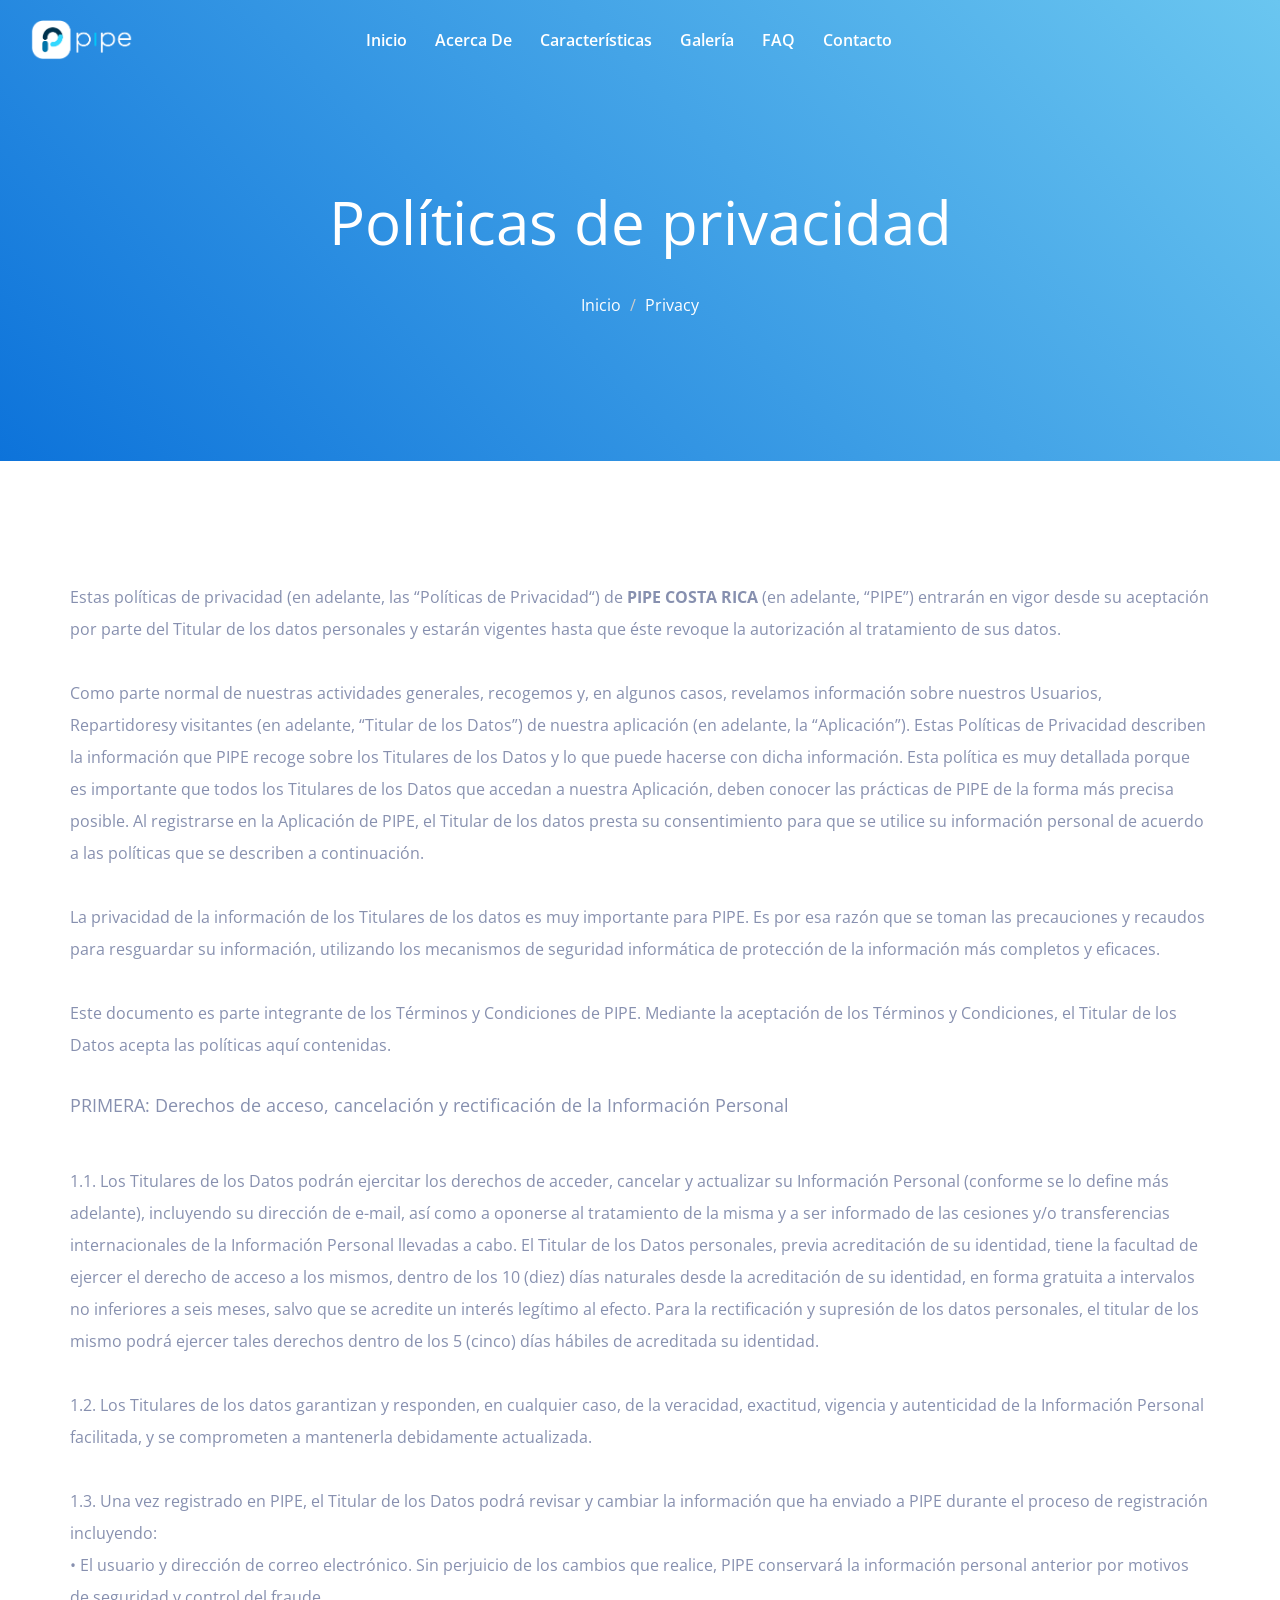
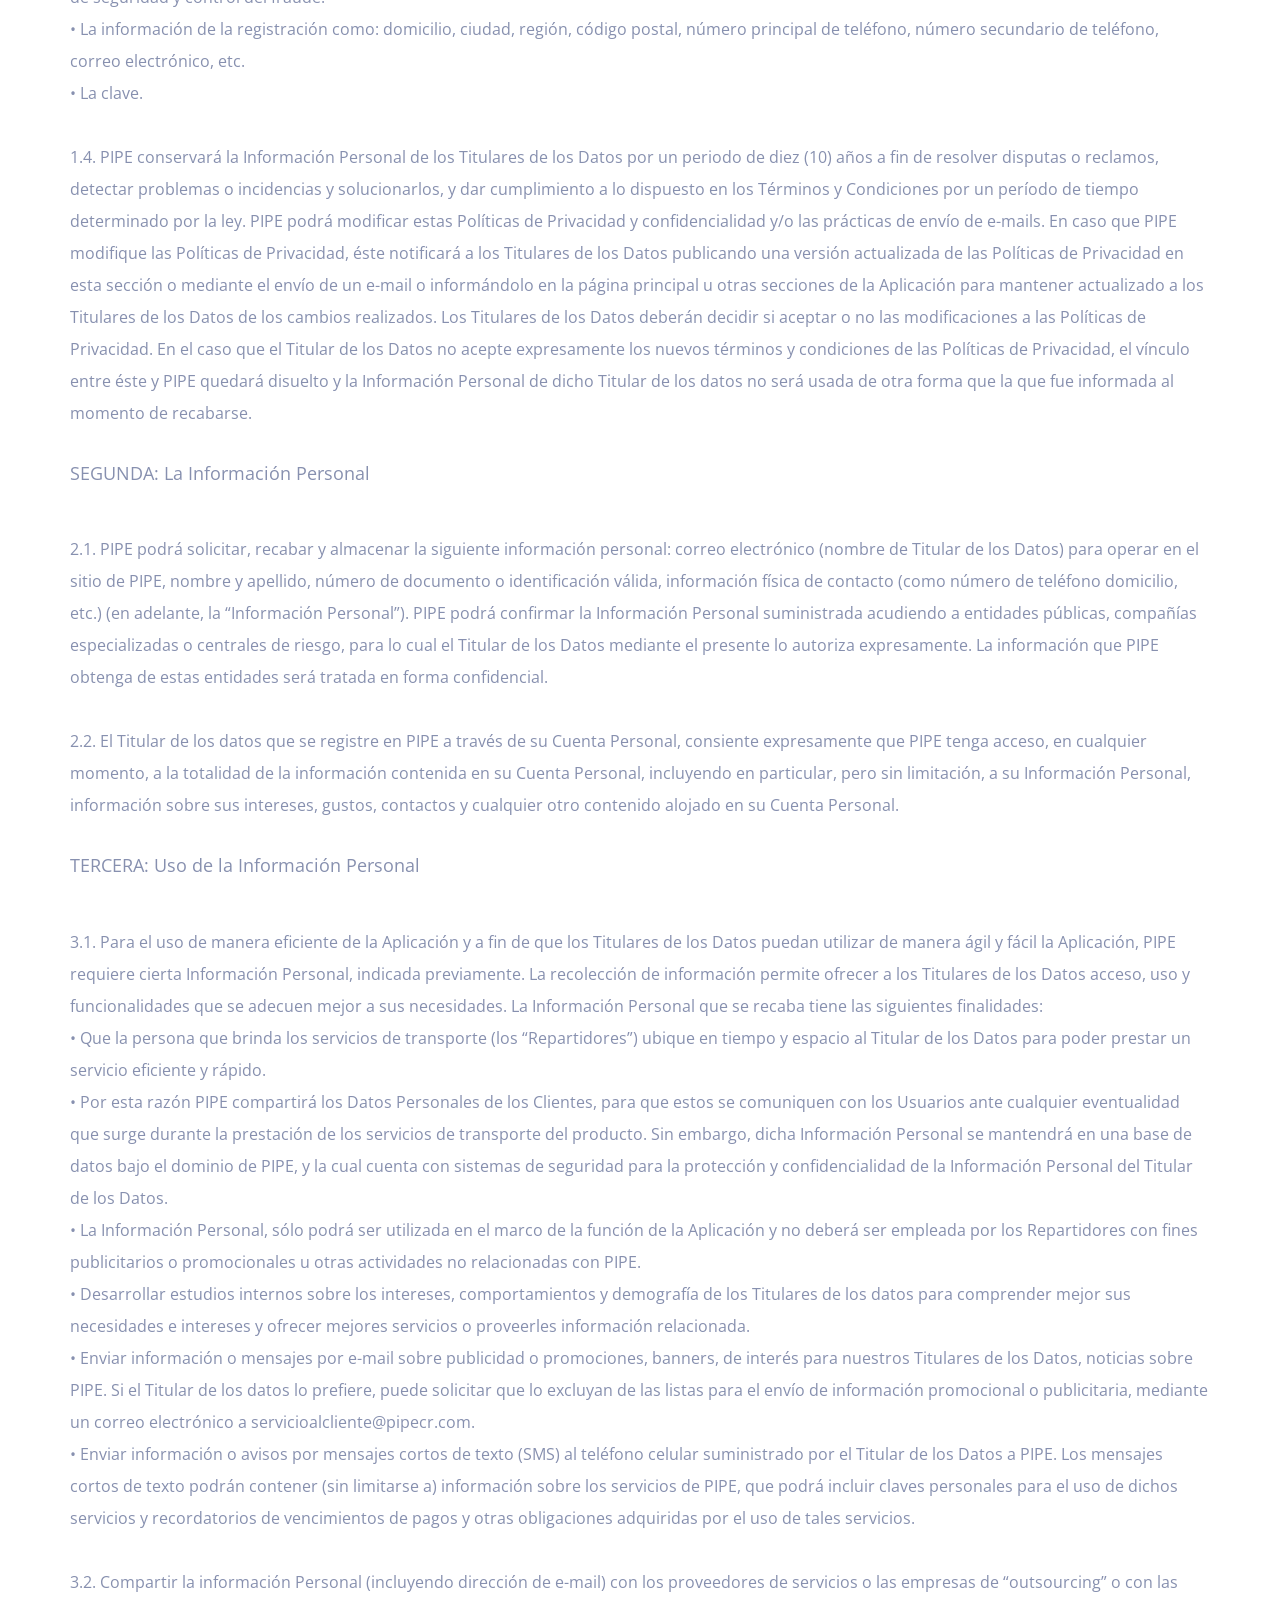
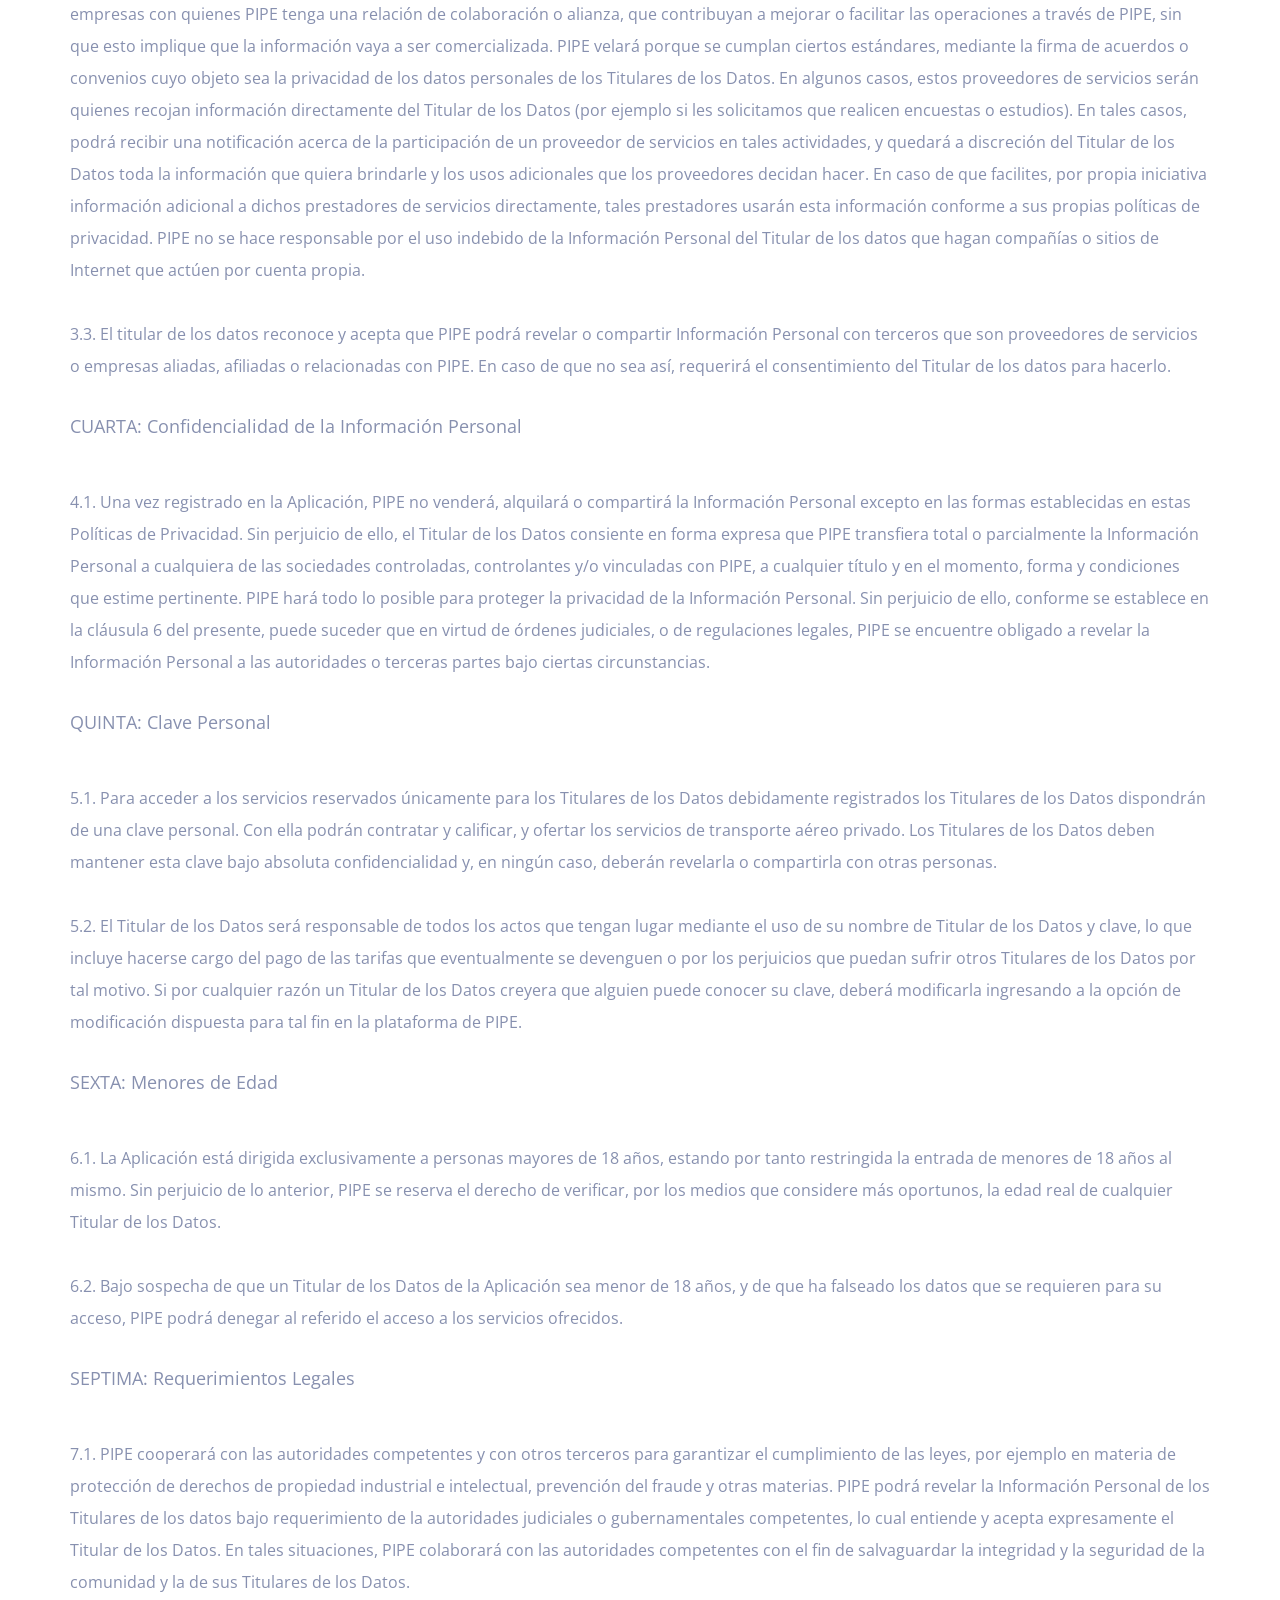
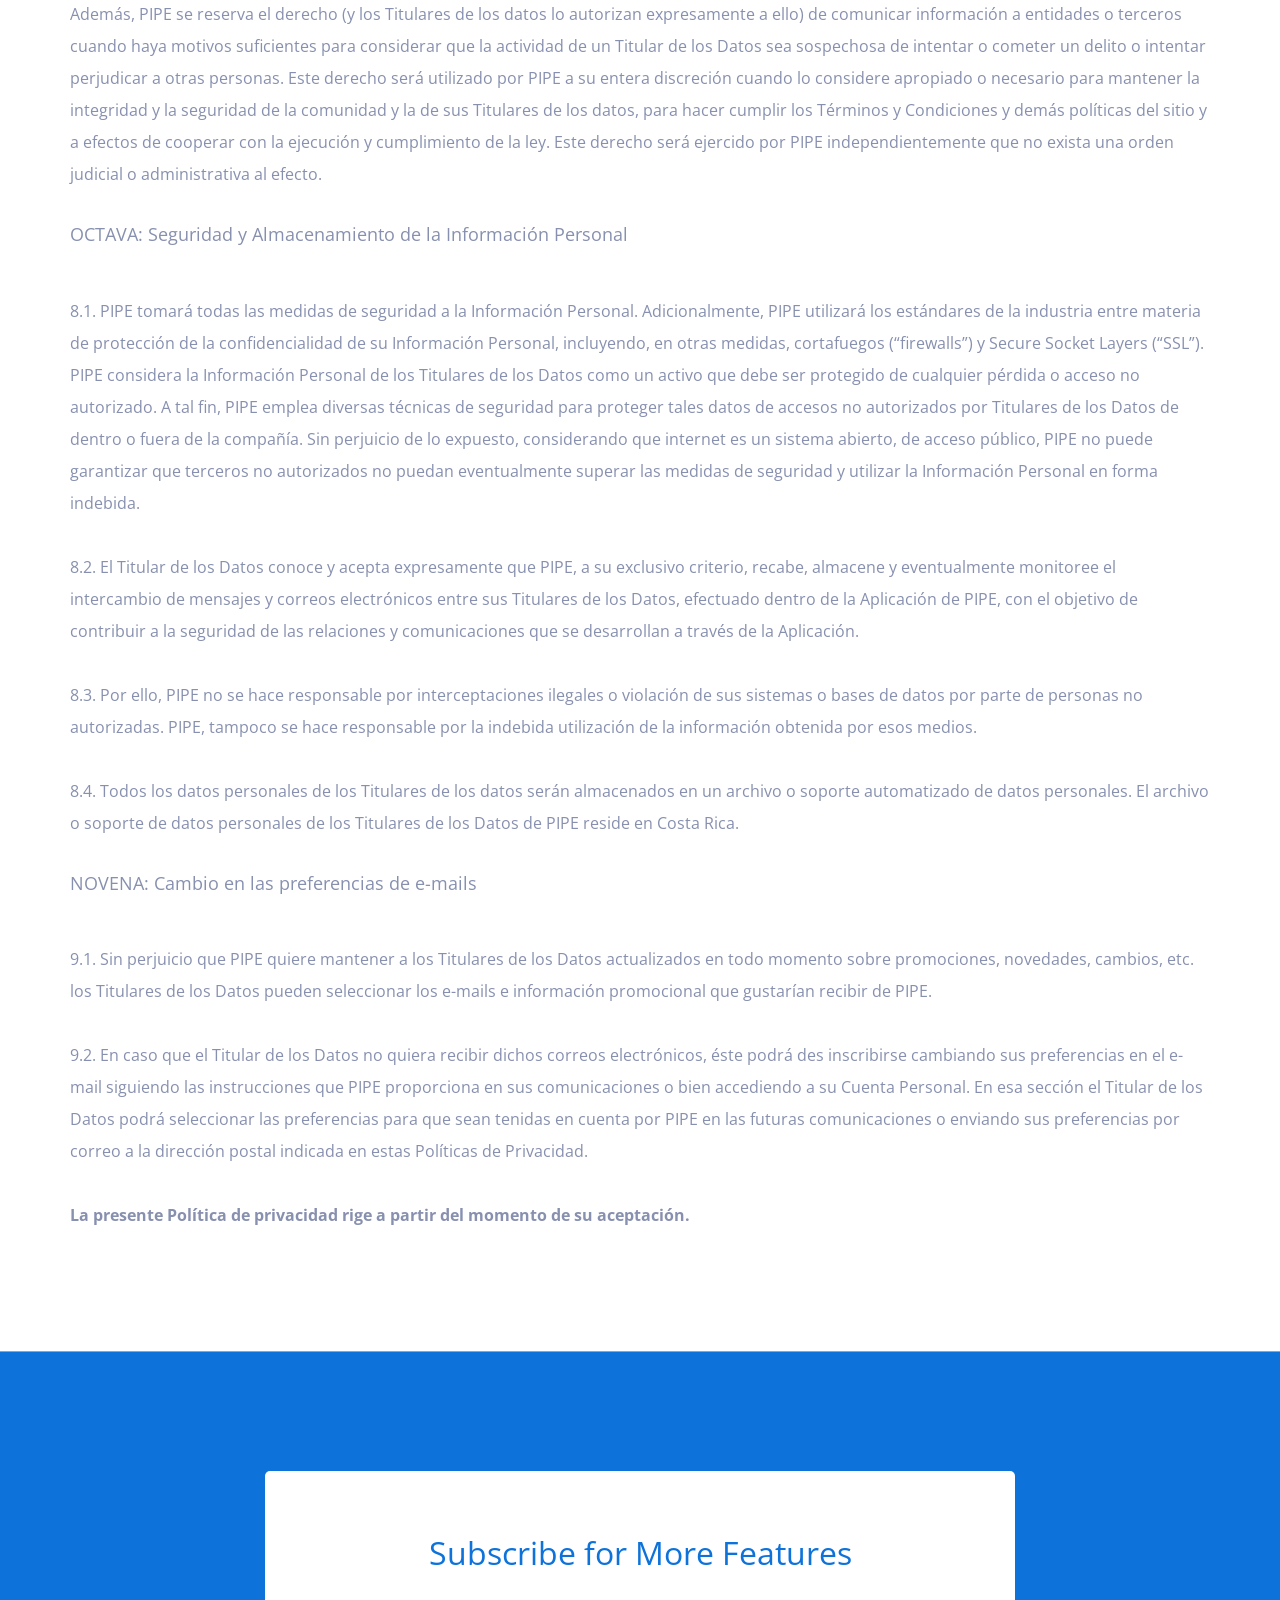
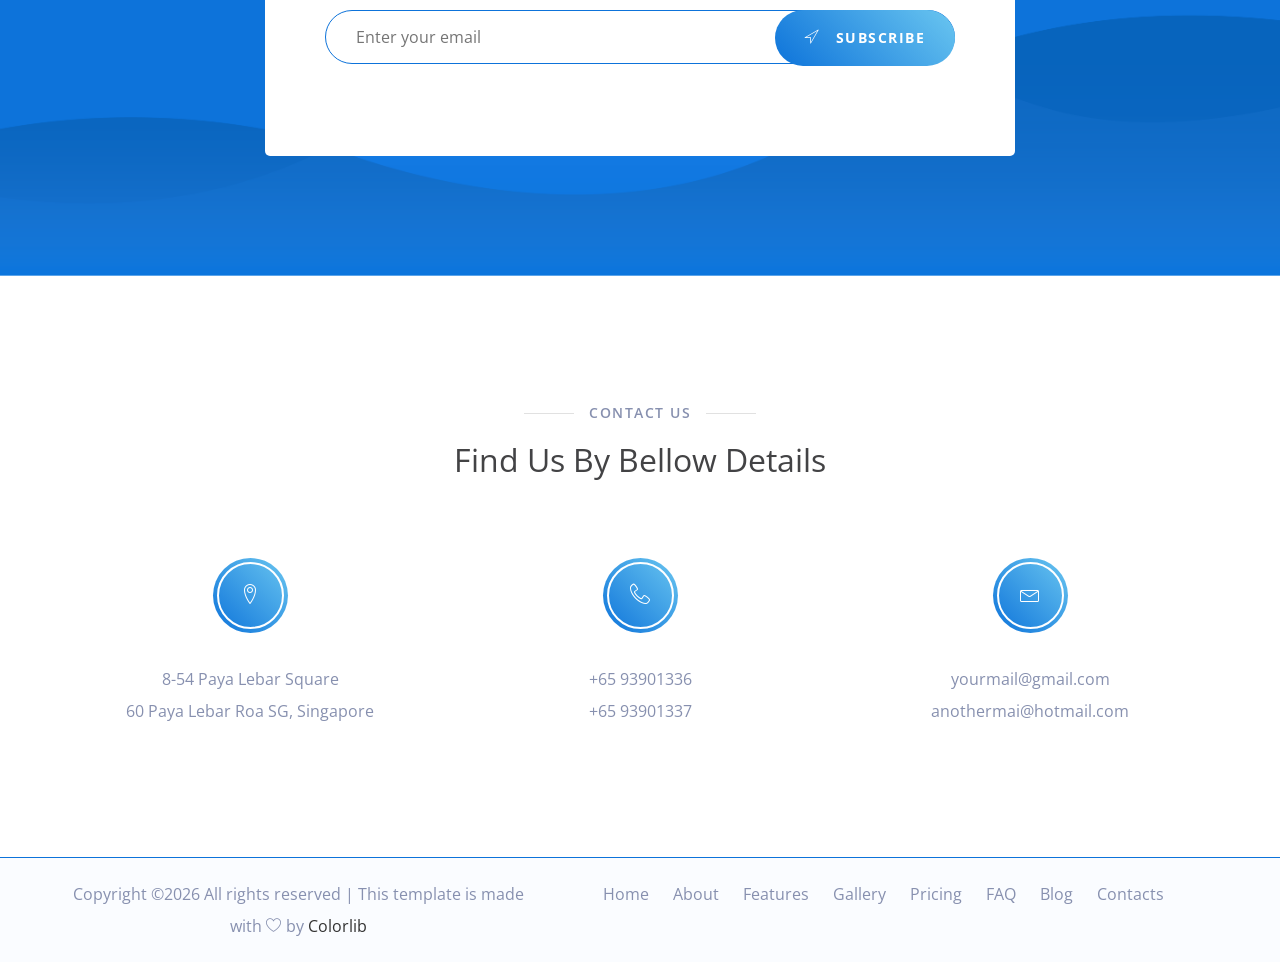
<file: privacy.html>
<!doctype html>
<html class="no-js" lang="zxx">

<head>
    <meta charset="utf-8">
    <meta name="author" content="Ashekur Rahman">
    <meta name="description" content="">
    <meta name="keywords" content="HTML,CSS,XML,JavaScript">
    <meta http-equiv="x-ua-compatible" content="ie=edge">
    <meta name="viewport" content="width=device-width, initial-scale=1.0">
    <!-- Title -->
    <title>Pipe Privacy</title>
    <!-- Place favicon.ico in the root directory -->
    <link rel="apple-touch-icon" href="images/apple-touch-icon.png">
    <link rel="shortcut icon" type="image/ico" href="images/favicon.ico" />
    <!-- Plugin-CSS -->
    <link rel="stylesheet" href="css/bootstrap.min.css">
    <link rel="stylesheet" href="css/owl.carousel.min.css">
    <link rel="stylesheet" href="css/linearicons.css">
    <link rel="stylesheet" href="css/magnific-popup.css">
    <link rel="stylesheet" href="css/animate.css">
    <!-- Main-Stylesheets -->
    <link rel="stylesheet" href="css/normalize.css">
    <link rel="stylesheet" href="style.css">
    <link rel="stylesheet" href="css/responsive.css">
    <script src="js/vendor/modernizr-2.8.3.min.js"></script>
    <!--[if lt IE 9]>
        <script src="//oss.maxcdn.com/html5shiv/3.7.2/html5shiv.min.js"></script>
        <script src="//oss.maxcdn.com/respond/1.4.2/respond.min.js"></script>
    <![endif]-->
</head>

<body class="single-post" data-spy="scroll" data-target=".mainmenu-area">
    <!-- Preloader-content -->
    <div class="preloader">
        <span><i class="lnr lnr-sun"></i></span>
    </div>
    <!-- MainMenu-Area -->
    <nav class="mainmenu-area" data-spy="affix" data-offset-top="200">
        <div class="container-fluid">
            <div class="navbar-header">
                <button type="button" class="navbar-toggle" data-toggle="collapse" data-target="#primary_menu">
                    <span class="icon-bar"></span>
                    <span class="icon-bar"></span>
                    <span class="icon-bar"></span>
                </button>
                <a class="navbar-brand" href="#"><img src="images/logo.png" alt="Logo"></a>
            </div>
            <div class="collapse navbar-collapse" id="primary_menu">
                <ul class="nav navbar-nav mainmenu">
                    <li class="active"><a href="#home_page">Inicio</a></li>
                    <li><a href="#about_page">Acerca de</a></li>
                    <li><a href="#features_page">Características</a></li>
                    <li><a href="#gallery_page">Galería</a></li>
                    <!-- <li><a href="#price_page">Precios</a></li> -->
                    <li><a href="#questions_page">FAQ</a></li>
                    <!-- <li><a href="blog.html">Blog</a></li> -->
                    <li><a href="#contact_page">Contacto</a></li>
                </ul>
<!--                 <div class="right-button hidden-xs">
                    <a href="#">Sign Up</a>
                </div> -->
            </div>
        </div>
    </nav>
    <!-- MainMenu-Area-End -->

    <header class="site-header">
        <div class="container">
            <div class="row">
                <div class="col-xs-12 text-center">
                    <h1 class="white-color">Políticas de privacidad</h1>
                    <ul class="breadcrumb">
                        <li><a href="index.html">Inicio</a></li>
                        <li>Privacy</li>
                    </ul>
                </div>
            </div>
        </div>
    </header>
    <div class="section-padding">
        <div class="container">
Estas políticas de privacidad (en adelante, las “Políticas de Privacidad“) de <b>PIPE COSTA RICA</b> (en adelante, “PIPE”) entrarán en vigor desde su aceptación por parte del Titular de los datos personales y estarán vigentes hasta que éste revoque la autorización al tratamiento de sus datos.
<br><br>
Como parte normal de nuestras actividades generales, recogemos y, en algunos casos, revelamos información sobre nuestros Usuarios, Repartidoresy visitantes (en adelante, “Titular de los Datos”) de nuestra aplicación (en adelante, la “Aplicación”). Estas Políticas de Privacidad describen la información que PIPE recoge sobre los Titulares de los Datos y lo que puede hacerse con dicha información. Esta política es muy detallada porque es importante que todos los Titulares de los Datos que accedan a nuestra Aplicación, deben conocer las prácticas de PIPE de la forma más precisa posible. Al registrarse en la Aplicación de PIPE, el Titular de los datos presta su consentimiento para que se utilice su información personal de acuerdo a las políticas que se describen a continuación.
<br><br>
La privacidad de la información de los Titulares de los datos es muy importante para PIPE. Es por esa razón que se toman las precauciones y recaudos para resguardar su información, utilizando los mecanismos de seguridad informática de protección de la información más completos y eficaces.
<br><br>
Este documento es parte integrante de los Términos y Condiciones de PIPE. Mediante la aceptación de los Términos y Condiciones, el Titular de los Datos acepta las políticas aquí contenidas.
<br><br>
<h4>PRIMERA: Derechos de acceso, cancelación y rectificación de la Información Personal</h4>
<br>
1.1. Los Titulares de los Datos podrán ejercitar los derechos de acceder, cancelar y actualizar su Información Personal (conforme se lo define más adelante), incluyendo su dirección de e-mail, así como a oponerse al tratamiento de la misma y a ser informado de las cesiones y/o transferencias internacionales de la Información Personal llevadas a cabo. El Titular de los Datos personales, previa acreditación de su identidad, tiene la facultad de ejercer el derecho de acceso a los mismos, dentro de los 10 (diez) días naturales desde la acreditación de su identidad, en forma gratuita a intervalos no inferiores a seis meses, salvo que se acredite un interés legítimo al efecto. Para la rectificación y supresión de los datos personales, el titular de los mismo podrá ejercer tales derechos dentro de los 5 (cinco) días hábiles de acreditada su identidad.
<br><br>
1.2. Los Titulares de los datos garantizan y responden, en cualquier caso, de la veracidad, exactitud, vigencia y autenticidad de la Información Personal facilitada, y se comprometen a mantenerla debidamente actualizada.
<br><br>
1.3. Una vez registrado en PIPE, el Titular de los Datos podrá revisar y cambiar la información que ha enviado a PIPE durante el proceso de registración incluyendo:
<br>
•   El usuario y dirección de correo electrónico. Sin perjuicio de los cambios que realice, PIPE conservará la información personal anterior por motivos de seguridad y control del fraude.
<br>
•   La información de la registración como: domicilio, ciudad, región, código postal, número principal de teléfono, número secundario de teléfono, correo electrónico, etc.
<br>
•   La clave.
<br><br>
1.4. PIPE conservará la Información Personal de los Titulares de los Datos por un periodo de diez (10) años a fin de resolver disputas o reclamos, detectar problemas o incidencias y solucionarlos, y dar cumplimiento a lo dispuesto en los Términos y Condiciones por un período de tiempo determinado por la ley. PIPE podrá modificar estas Políticas de Privacidad y confidencialidad y/o las prácticas de envío de e-mails. En caso que PIPE modifique las Políticas de Privacidad, éste notificará a los Titulares de los Datos publicando una versión actualizada de las Políticas de Privacidad en esta sección o mediante el envío de un e-mail o informándolo en la página principal u otras secciones de la Aplicación para mantener actualizado a los Titulares de los Datos de los cambios realizados. Los Titulares de los Datos deberán decidir si aceptar o no las modificaciones a las Políticas de Privacidad. En el caso que el Titular de los Datos no acepte expresamente los nuevos términos y condiciones de las Políticas de Privacidad, el vínculo entre éste y PIPE quedará disuelto y la Información Personal de dicho Titular de los datos no será usada de otra forma que la que fue informada al momento de recabarse.
<br><br>
<h4>SEGUNDA: La Información Personal</h4>
<br>
2.1. PIPE podrá solicitar, recabar y almacenar la siguiente información personal: correo electrónico (nombre de Titular de los Datos) para operar en el sitio de PIPE, nombre y apellido, número de documento o identificación válida, información física de contacto (como número de teléfono domicilio, etc.) (en adelante, la “Información Personal”). PIPE podrá confirmar la Información Personal suministrada acudiendo a entidades públicas, compañías especializadas o centrales de riesgo, para lo cual el Titular de los Datos mediante el presente lo autoriza expresamente. La información que PIPE obtenga de estas entidades será tratada en forma confidencial.
<br><br>
2.2. El Titular de los datos que se registre en PIPE a través de su Cuenta Personal, consiente expresamente que PIPE tenga acceso, en cualquier momento, a la totalidad de la información contenida en su Cuenta Personal, incluyendo en particular, pero sin limitación, a su Información Personal, información sobre sus intereses, gustos, contactos y cualquier otro contenido alojado en su Cuenta Personal.
<br><br>
<h4>TERCERA: Uso de la Información Personal</h4>
<br>
3.1. Para el uso de manera eficiente de la Aplicación y a fin de que los Titulares de los Datos puedan utilizar de manera ágil y fácil la Aplicación, PIPE requiere cierta Información Personal, indicada previamente. La recolección de información permite ofrecer a los Titulares de los Datos acceso, uso y funcionalidades que se adecuen mejor a sus necesidades. La Información Personal que se recaba tiene las siguientes finalidades:
<br>
•   Que la persona que brinda los servicios de transporte (los “Repartidores”) ubique en tiempo y espacio al Titular de los Datos para poder prestar un servicio eficiente y rápido.
<br>
•   Por esta razón PIPE compartirá los Datos Personales de los Clientes, para que estos se comuniquen con los Usuarios ante cualquier eventualidad que surge durante la prestación de los servicios de transporte del producto. Sin embargo, dicha Información Personal se mantendrá en una base de datos bajo el dominio de PIPE, y la cual cuenta con sistemas de seguridad para la protección y confidencialidad de la Información Personal del Titular de los Datos.
<br>
•   La Información Personal, sólo podrá ser utilizada en el marco de la función de la Aplicación y no deberá ser empleada por los Repartidores con fines publicitarios o promocionales u otras actividades no relacionadas con PIPE.
<br>
•   Desarrollar estudios internos sobre los intereses, comportamientos y demografía de los Titulares de los datos para comprender mejor sus necesidades e intereses y ofrecer mejores servicios o proveerles información relacionada.
<br>
•   Enviar información o mensajes por e-mail sobre publicidad o promociones, banners, de interés para nuestros Titulares de los Datos, noticias sobre PIPE. Si el Titular de los datos lo prefiere, puede solicitar que lo excluyan de las listas para el envío de información promocional o publicitaria, mediante un correo electrónico a servicioalcliente@pipecr.com.
<br>
•   Enviar información o avisos por mensajes cortos de texto (SMS) al teléfono celular suministrado por el Titular de los Datos a PIPE. Los mensajes cortos de texto podrán contener (sin limitarse a) información sobre los servicios de PIPE, que podrá incluir claves personales para el uso de dichos servicios y recordatorios de vencimientos de pagos y otras obligaciones adquiridas por el uso de tales servicios.
<br><br>
3.2. Compartir la información Personal (incluyendo dirección de e-mail) con los proveedores de servicios o las empresas de “outsourcing” o con las empresas con quienes PIPE tenga una relación de colaboración o alianza, que contribuyan a mejorar o facilitar las operaciones a través de PIPE, sin que esto implique que la información vaya a ser comercializada. PIPE velará porque se cumplan ciertos estándares, mediante la firma de acuerdos o convenios cuyo objeto sea la privacidad de los datos personales de los Titulares de los Datos. En algunos casos, estos proveedores de servicios serán quienes recojan información directamente del Titular de los Datos (por ejemplo si les solicitamos que realicen encuestas o estudios). En tales casos, podrá recibir una notificación acerca de la participación de un proveedor de servicios en tales actividades, y quedará a discreción del Titular de los Datos toda la información que quiera brindarle y los usos adicionales que los proveedores decidan hacer. En caso de que facilites, por propia iniciativa información adicional a dichos prestadores de servicios directamente, tales prestadores usarán esta información conforme a sus propias políticas de privacidad. PIPE no se hace responsable por el uso indebido de la Información Personal del Titular de los datos que hagan compañías o sitios de Internet que actúen por cuenta propia.
<br><br>
3.3. El titular de los datos reconoce y acepta que PIPE podrá revelar o compartir Información Personal con terceros que son proveedores de servicios o empresas aliadas, afiliadas o relacionadas con PIPE. En caso de que no sea así, requerirá el consentimiento del Titular de los datos para hacerlo.
<br><br>
<h4>CUARTA: Confidencialidad de la Información Personal</h4>
<br>
4.1. Una vez registrado en la Aplicación, PIPE no venderá, alquilará o compartirá la Información Personal excepto en las formas establecidas en estas Políticas de Privacidad. Sin perjuicio de ello, el Titular de los Datos consiente en forma expresa que PIPE transfiera total o parcialmente la Información Personal a cualquiera de las sociedades controladas, controlantes y/o vinculadas con PIPE, a cualquier título y en el momento, forma y condiciones que estime pertinente. PIPE hará todo lo posible para proteger la privacidad de la Información Personal. Sin perjuicio de ello, conforme se establece en la cláusula 6 del presente, puede suceder que en virtud de órdenes judiciales, o de regulaciones legales, PIPE se encuentre obligado a revelar la Información Personal a las autoridades o terceras partes bajo ciertas circunstancias.
<br><br>
<h4>QUINTA: Clave Personal</h4>
<br>
5.1. Para acceder a los servicios reservados únicamente para los Titulares de los Datos debidamente registrados los Titulares de los Datos dispondrán de una clave personal. Con ella podrán contratar y calificar, y ofertar los servicios de transporte aéreo privado. Los Titulares de los Datos deben mantener esta clave bajo absoluta confidencialidad y, en ningún caso, deberán revelarla o compartirla con otras personas.
<br><br>
5.2. El Titular de los Datos será responsable de todos los actos que tengan lugar mediante el uso de su nombre de Titular de los Datos y clave, lo que incluye hacerse cargo del pago de las tarifas que eventualmente se devenguen o por los perjuicios que puedan sufrir otros Titulares de los Datos por tal motivo. Si por cualquier razón un Titular de los Datos creyera que alguien puede conocer su clave, deberá modificarla ingresando a la opción de modificación dispuesta para tal fin en la plataforma de PIPE.
<br><br>
<h4>SEXTA: Menores de Edad</h4>
<br>
6.1. La Aplicación está dirigida exclusivamente a personas mayores de 18 años, estando por tanto restringida la entrada de menores de 18 años al mismo. Sin perjuicio de lo anterior, PIPE se reserva el derecho de verificar, por los medios que considere más oportunos, la edad real de cualquier Titular de los Datos.
<br><br>
6.2. Bajo sospecha de que un Titular de los Datos de la Aplicación sea menor de 18 años, y de que ha falseado los datos que se requieren para su acceso, PIPE podrá denegar al referido el acceso a los servicios ofrecidos.
<br><br>
<h4>SEPTIMA: Requerimientos Legales</h4>
<br>
7.1. PIPE cooperará con las autoridades competentes y con otros terceros para garantizar el cumplimiento de las leyes, por ejemplo en materia de protección de derechos de propiedad industrial e intelectual, prevención del fraude y otras materias.
PIPE podrá revelar la Información Personal de los Titulares de los datos bajo requerimiento de la autoridades judiciales o gubernamentales competentes, lo cual entiende y acepta expresamente el Titular de los Datos. En tales situaciones, PIPE colaborará con las autoridades competentes con el fin de salvaguardar la integridad y la seguridad de la comunidad y la de sus Titulares de los Datos.
<br>
Además, PIPE se reserva el derecho (y los Titulares de los datos lo autorizan expresamente a ello) de comunicar información a entidades o terceros cuando haya motivos suficientes para considerar que la actividad de un Titular de los Datos sea sospechosa de intentar o cometer un delito o intentar perjudicar a otras personas. Este derecho será utilizado por PIPE a su entera discreción cuando lo considere apropiado o necesario para mantener la integridad y la seguridad de la comunidad y la de sus Titulares de los datos, para hacer cumplir los Términos y Condiciones y demás políticas del sitio y a efectos de cooperar con la ejecución y cumplimiento de la ley. Este derecho será ejercido por PIPE independientemente que no exista una orden judicial o administrativa al efecto.
<br><br>
<h4>OCTAVA: Seguridad y Almacenamiento de la Información Personal</h4>
<br>
8.1. PIPE tomará todas las medidas de seguridad a la Información Personal. Adicionalmente, PIPE utilizará los estándares de la industria entre materia de protección de la confidencialidad de su Información Personal, incluyendo, en otras medidas, cortafuegos (“firewalls”) y Secure Socket Layers (“SSL”). PIPE considera la Información Personal de los Titulares de los Datos como un activo que debe ser protegido de cualquier pérdida o acceso no autorizado. A tal fin, PIPE emplea diversas técnicas de seguridad para proteger tales datos de accesos no autorizados por Titulares de los Datos de dentro o fuera de la compañía. Sin perjuicio de lo expuesto, considerando que internet es un sistema abierto, de acceso público, PIPE no puede garantizar que terceros no autorizados no puedan eventualmente superar las medidas de seguridad y utilizar la Información Personal en forma indebida.
<br><br>
8.2. El Titular de los Datos conoce y acepta expresamente que PIPE, a su exclusivo criterio, recabe, almacene y eventualmente monitoree el intercambio de mensajes y correos electrónicos entre sus Titulares de los Datos, efectuado dentro de la Aplicación de PIPE, con el objetivo de contribuir a la seguridad de las relaciones y comunicaciones que se desarrollan a través de la Aplicación.
<br><br>
8.3. Por ello, PIPE no se hace responsable por interceptaciones ilegales o violación de sus sistemas o bases de datos por parte de personas no autorizadas. PIPE, tampoco se hace responsable por la indebida utilización de la información obtenida por esos medios.
<br><br>
8.4. Todos los datos personales de los Titulares de los datos serán almacenados en un archivo o soporte automatizado de datos personales. El archivo o soporte de datos personales de los Titulares de los Datos de PIPE reside en Costa Rica.
<br><br>
<h4>NOVENA: Cambio en las preferencias de e-mails</h4>
<br>
9.1. Sin perjuicio que PIPE quiere mantener a los Titulares de los Datos actualizados en todo momento sobre promociones, novedades, cambios, etc. los Titulares de los Datos pueden seleccionar los e-mails e información promocional que gustarían recibir de PIPE.
<br><br>
9.2. En caso que el Titular de los Datos no quiera recibir dichos correos electrónicos, éste podrá des inscribirse cambiando sus preferencias en el e-mail siguiendo las instrucciones que PIPE proporciona en sus comunicaciones o bien accediendo a su Cuenta Personal. En esa sección el Titular de los Datos podrá seleccionar las preferencias para que sean tenidas en cuenta por PIPE en las futuras comunicaciones o enviando sus preferencias por correo a la dirección postal indicada en estas Políticas de Privacidad.
<br><br>
<b>La presente Política de privacidad rige a partir del momento de su aceptación.</b>
        </div>
    </div>
    <!-- Subscribe-Form -->
    <div class="subscribe-area section-padding">
        <div class="container">
            <div class="row">
                <div class="col-xs-12 col-sm-8 col-sm-offset-2">
                    <div class="subscribe-form text-center">
                        <h3 class="blue-color">Subscribe for More Features</h3>
                        <div class="space-20"></div>
                        <form id="mc-form">
                            <input type="email" class="control" placeholder="Enter your email" required="required" id="mc-email">
                            <button class="bttn-white active" type="submit"><span class="lnr lnr-location"></span> Subscribe</button>
                            <label class="mt10" for="mc-email"></label>
                        </form>
                    </div>
                </div>
            </div>
        </div>
    </div>
    <!-- Subscribe-Form-Area -->
    <!-- Footer-Area -->
    <footer class="footer-area" id="contact_page">
        <div class="section-padding">
            <div class="container">
                <div class="row">
                    <div class="col-xs-12">
                        <div class="page-title text-center">
                            <h5 class="title">Contact US</h5>
                            <h3 class="dark-color">Find Us By Bellow Details</h3>
                            <div class="space-60"></div>
                        </div>
                    </div>
                </div>
                <div class="row">
                    <div class="col-xs-12 col-sm-4">
                        <div class="footer-box">
                            <div class="box-icon">
                                <span class="lnr lnr-map-marker"></span>
                            </div>
                            <p>8-54 Paya Lebar Square <br /> 60 Paya Lebar Roa SG, Singapore</p>
                        </div>
                        <div class="space-30 hidden visible-xs"></div>
                    </div>
                    <div class="col-xs-12 col-sm-4">
                        <div class="footer-box">
                            <div class="box-icon">
                                <span class="lnr lnr-phone-handset"></span>
                            </div>
                            <p>+65 93901336 <br /> +65 93901337</p>
                        </div>
                        <div class="space-30 hidden visible-xs"></div>
                    </div>
                    <div class="col-xs-12 col-sm-4">
                        <div class="footer-box">
                            <div class="box-icon">
                                <span class="lnr lnr-envelope"></span>
                            </div>
                            <p>yourmail@gmail.com <br /> anothermai@hotmail.com
                            </p>
                        </div>
                    </div>
                </div>
            </div>
        </div>
        <!-- Footer-Bootom -->
        <div class="footer-bottom">
            <div class="container">
                <div class="row">
                    <div class="col-xs-12 col-md-5">
                        <!-- Link back to Colorlib can't be removed. Template is licensed under CC BY 3.0. -->
            <span>Copyright &copy;<script>document.write(new Date().getFullYear());</script> All rights reserved | This template is made with <i class="lnr lnr-heart" aria-hidden="true"></i> by <a href="https://colorlib.com" target="_blank">Colorlib</a></span>
            <!-- Link back to Colorlib can't be removed. Template is licensed under CC BY 3.0. -->
                        <div class="space-30 hidden visible-xs"></div>
                    </div>
                    <div class="col-xs-12 col-md-7">
                        <div class="footer-menu">
                            <ul>
                                <li><a href="index.html#home_page">Home</a></li>
                                <li><a href="index.html#about_page">About</a></li>
                                <li><a href="index.html#features_page">Features</a></li>
                                <li><a href="index.html#gallery_page">Gallery</a></li>
                                <li><a href="index.html#price_page">Pricing</a></li>
                                <li><a href="index.html#questions_page">FAQ</a></li>
                                <li><a href="blog.html">Blog</a></li>
                                <li><a href="index.html#contact_page">Contacts</a></li>
                            </ul>
                        </div>
                    </div>
                </div>
            </div>
        </div>
        <!-- Footer-Bootom-End -->
    </footer>
    <!-- Footer-Area-End -->
    <!--Vendor-JS-->
    <script src="js/vendor/jquery-1.12.4.min.js"></script>
    <script src="js/vendor/jquery-ui.js"></script>
    <script src="js/vendor/bootstrap.min.js"></script>
    <!--Plugin-JS-->
    <script src="js/owl.carousel.min.js"></script>
    <script src="js/contact-form.js"></script>
    <script src="js/ajaxchimp.js"></script>
    <script src="js/scrollUp.min.js"></script>
    <script src="js/magnific-popup.min.js"></script>
    <script src="js/wow.min.js"></script>
    <!--Main-active-JS-->
    <script src="js/main.js"></script>
</body>

</html>
</file>
<file: css/linearicons.css>
@font-face {
	font-family: 'Linearicons-Free';
	src:url('../fonts/Linearicons-Free.eot?w118d');
	src:url('../fonts/Linearicons-Free.eot?#iefixw118d') format('embedded-opentype'),
		url('../fonts/Linearicons-Free.woff2?w118d') format('woff2'),
		url('../fonts/Linearicons-Free.woff?w118d') format('woff'),
		url('../fonts/Linearicons-Free.ttf?w118d') format('truetype'),
		url('../fonts/Linearicons-Free.svg?w118d#Linearicons-Free') format('svg');
	font-weight: normal;
	font-style: normal;
}

.lnr {
	font-family: 'Linearicons-Free';
	speak: none;
	font-style: normal;
	font-weight: normal;
	font-variant: normal;
	text-transform: none;
	line-height: 1;

	/* Better Font Rendering =========== */
	-webkit-font-smoothing: antialiased;
	-moz-osx-font-smoothing: grayscale;
}

.lnr-home:before {
	content: "\e800";
}
.lnr-apartment:before {
	content: "\e801";
}
.lnr-pencil:before {
	content: "\e802";
}
.lnr-magic-wand:before {
	content: "\e803";
}
.lnr-drop:before {
	content: "\e804";
}
.lnr-lighter:before {
	content: "\e805";
}
.lnr-poop:before {
	content: "\e806";
}
.lnr-sun:before {
	content: "\e807";
}
.lnr-moon:before {
	content: "\e808";
}
.lnr-cloud:before {
	content: "\e809";
}
.lnr-cloud-upload:before {
	content: "\e80a";
}
.lnr-cloud-download:before {
	content: "\e80b";
}
.lnr-cloud-sync:before {
	content: "\e80c";
}
.lnr-cloud-check:before {
	content: "\e80d";
}
.lnr-database:before {
	content: "\e80e";
}
.lnr-lock:before {
	content: "\e80f";
}
.lnr-cog:before {
	content: "\e810";
}
.lnr-trash:before {
	content: "\e811";
}
.lnr-dice:before {
	content: "\e812";
}
.lnr-heart:before {
	content: "\e813";
}
.lnr-star:before {
	content: "\e814";
}
.lnr-star-half:before {
	content: "\e815";
}
.lnr-star-empty:before {
	content: "\e816";
}
.lnr-flag:before {
	content: "\e817";
}
.lnr-envelope:before {
	content: "\e818";
}
.lnr-paperclip:before {
	content: "\e819";
}
.lnr-inbox:before {
	content: "\e81a";
}
.lnr-eye:before {
	content: "\e81b";
}
.lnr-printer:before {
	content: "\e81c";
}
.lnr-file-empty:before {
	content: "\e81d";
}
.lnr-file-add:before {
	content: "\e81e";
}
.lnr-enter:before {
	content: "\e81f";
}
.lnr-exit:before {
	content: "\e820";
}
.lnr-graduation-hat:before {
	content: "\e821";
}
.lnr-license:before {
	content: "\e822";
}
.lnr-music-note:before {
	content: "\e823";
}
.lnr-film-play:before {
	content: "\e824";
}
.lnr-camera-video:before {
	content: "\e825";
}
.lnr-camera:before {
	content: "\e826";
}
.lnr-picture:before {
	content: "\e827";
}
.lnr-book:before {
	content: "\e828";
}
.lnr-bookmark:before {
	content: "\e829";
}
.lnr-user:before {
	content: "\e82a";
}
.lnr-users:before {
	content: "\e82b";
}
.lnr-shirt:before {
	content: "\e82c";
}
.lnr-store:before {
	content: "\e82d";
}
.lnr-cart:before {
	content: "\e82e";
}
.lnr-tag:before {
	content: "\e82f";
}
.lnr-phone-handset:before {
	content: "\e830";
}
.lnr-phone:before {
	content: "\e831";
}
.lnr-pushpin:before {
	content: "\e832";
}
.lnr-map-marker:before {
	content: "\e833";
}
.lnr-map:before {
	content: "\e834";
}
.lnr-location:before {
	content: "\e835";
}
.lnr-calendar-full:before {
	content: "\e836";
}
.lnr-keyboard:before {
	content: "\e837";
}
.lnr-spell-check:before {
	content: "\e838";
}
.lnr-screen:before {
	content: "\e839";
}
.lnr-smartphone:before {
	content: "\e83a";
}
.lnr-tablet:before {
	content: "\e83b";
}
.lnr-laptop:before {
	content: "\e83c";
}
.lnr-laptop-phone:before {
	content: "\e83d";
}
.lnr-power-switch:before {
	content: "\e83e";
}
.lnr-bubble:before {
	content: "\e83f";
}
.lnr-heart-pulse:before {
	content: "\e840";
}
.lnr-construction:before {
	content: "\e841";
}
.lnr-pie-chart:before {
	content: "\e842";
}
.lnr-chart-bars:before {
	content: "\e843";
}
.lnr-gift:before {
	content: "\e844";
}
.lnr-diamond:before {
	content: "\e845";
}
.lnr-linearicons:before {
	content: "\e846";
}
.lnr-dinner:before {
	content: "\e847";
}
.lnr-coffee-cup:before {
	content: "\e848";
}
.lnr-leaf:before {
	content: "\e849";
}
.lnr-paw:before {
	content: "\e84a";
}
.lnr-rocket:before {
	content: "\e84b";
}
.lnr-briefcase:before {
	content: "\e84c";
}
.lnr-bus:before {
	content: "\e84d";
}
.lnr-car:before {
	content: "\e84e";
}
.lnr-train:before {
	content: "\e84f";
}
.lnr-bicycle:before {
	content: "\e850";
}
.lnr-wheelchair:before {
	content: "\e851";
}
.lnr-select:before {
	content: "\e852";
}
.lnr-earth:before {
	content: "\e853";
}
.lnr-smile:before {
	content: "\e854";
}
.lnr-sad:before {
	content: "\e855";
}
.lnr-neutral:before {
	content: "\e856";
}
.lnr-mustache:before {
	content: "\e857";
}
.lnr-alarm:before {
	content: "\e858";
}
.lnr-bullhorn:before {
	content: "\e859";
}
.lnr-volume-high:before {
	content: "\e85a";
}
.lnr-volume-medium:before {
	content: "\e85b";
}
.lnr-volume-low:before {
	content: "\e85c";
}
.lnr-volume:before {
	content: "\e85d";
}
.lnr-mic:before {
	content: "\e85e";
}
.lnr-hourglass:before {
	content: "\e85f";
}
.lnr-undo:before {
	content: "\e860";
}
.lnr-redo:before {
	content: "\e861";
}
.lnr-sync:before {
	content: "\e862";
}
.lnr-history:before {
	content: "\e863";
}
.lnr-clock:before {
	content: "\e864";
}
.lnr-download:before {
	content: "\e865";
}
.lnr-upload:before {
	content: "\e866";
}
.lnr-enter-down:before {
	content: "\e867";
}
.lnr-exit-up:before {
	content: "\e868";
}
.lnr-bug:before {
	content: "\e869";
}
.lnr-code:before {
	content: "\e86a";
}
.lnr-link:before {
	content: "\e86b";
}
.lnr-unlink:before {
	content: "\e86c";
}
.lnr-thumbs-up:before {
	content: "\e86d";
}
.lnr-thumbs-down:before {
	content: "\e86e";
}
.lnr-magnifier:before {
	content: "\e86f";
}
.lnr-cross:before {
	content: "\e870";
}
.lnr-menu:before {
	content: "\e871";
}
.lnr-list:before {
	content: "\e872";
}
.lnr-chevron-up:before {
	content: "\e873";
}
.lnr-chevron-down:before {
	content: "\e874";
}
.lnr-chevron-left:before {
	content: "\e875";
}
.lnr-chevron-right:before {
	content: "\e876";
}
.lnr-arrow-up:before {
	content: "\e877";
}
.lnr-arrow-down:before {
	content: "\e878";
}
.lnr-arrow-left:before {
	content: "\e879";
}
.lnr-arrow-right:before {
	content: "\e87a";
}
.lnr-move:before {
	content: "\e87b";
}
.lnr-warning:before {
	content: "\e87c";
}
.lnr-question-circle:before {
	content: "\e87d";
}
.lnr-menu-circle:before {
	content: "\e87e";
}
.lnr-checkmark-circle:before {
	content: "\e87f";
}
.lnr-cross-circle:before {
	content: "\e880";
}
.lnr-plus-circle:before {
	content: "\e881";
}
.lnr-circle-minus:before {
	content: "\e882";
}
.lnr-arrow-up-circle:before {
	content: "\e883";
}
.lnr-arrow-down-circle:before {
	content: "\e884";
}
.lnr-arrow-left-circle:before {
	content: "\e885";
}
.lnr-arrow-right-circle:before {
	content: "\e886";
}
.lnr-chevron-up-circle:before {
	content: "\e887";
}
.lnr-chevron-down-circle:before {
	content: "\e888";
}
.lnr-chevron-left-circle:before {
	content: "\e889";
}
.lnr-chevron-right-circle:before {
	content: "\e88a";
}
.lnr-crop:before {
	content: "\e88b";
}
.lnr-frame-expand:before {
	content: "\e88c";
}
.lnr-frame-contract:before {
	content: "\e88d";
}
.lnr-layers:before {
	content: "\e88e";
}
.lnr-funnel:before {
	content: "\e88f";
}
.lnr-text-format:before {
	content: "\e890";
}
.lnr-text-format-remove:before {
	content: "\e891";
}
.lnr-text-size:before {
	content: "\e892";
}
.lnr-bold:before {
	content: "\e893";
}
.lnr-italic:before {
	content: "\e894";
}
.lnr-underline:before {
	content: "\e895";
}
.lnr-strikethrough:before {
	content: "\e896";
}
.lnr-highlight:before {
	content: "\e897";
}
.lnr-text-align-left:before {
	content: "\e898";
}
.lnr-text-align-center:before {
	content: "\e899";
}
.lnr-text-align-right:before {
	content: "\e89a";
}
.lnr-text-align-justify:before {
	content: "\e89b";
}
.lnr-line-spacing:before {
	content: "\e89c";
}
.lnr-indent-increase:before {
	content: "\e89d";
}
.lnr-indent-decrease:before {
	content: "\e89e";
}
.lnr-pilcrow:before {
	content: "\e89f";
}
.lnr-direction-ltr:before {
	content: "\e8a0";
}
.lnr-direction-rtl:before {
	content: "\e8a1";
}
.lnr-page-break:before {
	content: "\e8a2";
}
.lnr-sort-alpha-asc:before {
	content: "\e8a3";
}
.lnr-sort-amount-asc:before {
	content: "\e8a4";
}
.lnr-hand:before {
	content: "\e8a5";
}
.lnr-pointer-up:before {
	content: "\e8a6";
}
.lnr-pointer-right:before {
	content: "\e8a7";
}
.lnr-pointer-down:before {
	content: "\e8a8";
}
.lnr-pointer-left:before {
	content: "\e8a9";
}
</file>
<file: style.css>
/*-----------------------------------------------------------------------------------
Template Name: Appy HTML5 Template,
Template URI: http://www.themectg.com
Description: This is html5 template
Author: Ashekur Rahman Hridoy
Author URI: http://www.facebook.com/ashekur.rahman.hridoy
Version: 1.0
-----------------------------------------------------------------------------------
CSS INDEX
===================
1. Google font
2. Theme Default CSS
3. Button-Style
4. Helper-Classes
5. MainMenu-Area
6. Page-Title
7. Home-Area
8. Progress-Area
9. Video-Area
10. Feature-Area
11. Service-Box
12. Testimonial-Area
13. Gallery-Area
14. Download-Area
15. Price-Area
16. Questions-area
17. Subscribe-Form
18. Footer-Area
19. ScrollUp-Button
20. Blog-Post
21. Pagination
22. Comment-Respond
23. Form-Stype
-----------------------------------------------------------------------------------*/

/*-----------------
1. Google font
------------------*/

@import url('https://fonts.googleapis.com/css?family=Open+Sans:300,400,400i,600,700,800');

/*-------------------
2. Theme Default CSS
--------------------*/

* {
    outline: none;
}

a {
    text-decoration: none;
    outline: none;
    -webkit-transition: 0.4s;
    -o-transition: 0.4s;
    transition: 0.4s;
    color: #333333;
}

input:focus,
button:focus,
a:focus,
a:hover {
    text-decoration: none;
    outline: none;
    color: #0D73DA;
    /*color: #768ede;*/
}

img {
    max-width: 100%;
    height: auto;
}

h1,
h2,
h3,
h4,
h5,
h6 {
    margin: 0 0 15px;
    font-weight: 400;
    line-height: 1.4em;
}

h1 {
    font-size: 60px;
}

h2 {
    font-size: 50px;
}

h3 {
    font-size: 32px;
}

html,
body {
    height: 100%
}

body {
    font-family: 'Open Sans', sans-serif;
    font-weight: 400;
    font-size: 16px;
    line-height: 32px;
    color: #8790af;
}


/* Remove Chrome Input Field's Unwanted Yellow Background Color */

input:-webkit-autofill,
input:-webkit-autofill:hover,
input:-webkit-autofill:focus {
    -webkit-box-shadow: 0 0 0px 1000px white inset !important;
}

.imglogo {
    width: 125px;
    height: 125px;
}

/*-- 3. Button-Style --*/

.bttn-white {
    position: relative;
    /*background: rgb(72, 44, 191);*/
    background: #482CBF;
    background: -webkit-linear-gradient(45deg, #0D73DA 0%, #6AC6F0 100%);
    background: -o-linear-gradient(45deg, #0D73DA 0%, #6AC6F0 100%);
    background: linear-gradient(45deg, #0D73DA 0%, #6AC6F0 100%);
    filter: progid:DXImageTransform.Microsoft.gradient( startColorstr='#482cbf', endColorstr='#6ac6f0', GradientType=1);
    overflow: hidden;
    z-index: 1;
    margin-right: 10px;
    border: none;
}

.bttn-white img {
    height: 20px;
    margin-right: 5px;
    margin-top: -5px;
    display: inline-block;
}



.bttn-white:before {
    content: "";
    position: absolute;
    left: 0;
    top: 0;
    width: 100%;
    height: 100%;
    background-color: #ffffff;
    z-index: -1;
    -webkit-transition: 0.3s;
    -o-transition: 0.3s;
    transition: 0.3s;
    opacity: 1;
}

.bttn-white.active,
.bttn-white:hover {
    color: #ffffff;
}

.bttn-white.active:before,
.bttn-white:hover:before {
    opacity: 0;
}

.bttn-default,
.bttn-white {
    padding: 12px 30px;
    background-color: #ffffff;
    display: inline-block;
    color: #768ede;
    text-transform: uppercase;
    border-radius: 50px;
    letter-spacing: 1.5px;
    font-weight: 700;
    font-size: 14px;
    -webkit-transition: 0.3s;
    -o-transition: 0.3s;
    transition: 0.3s;
    border: none;
}

.bttn-default .lnr,
.bttn-white .lnr {
    margin-right: 10px;
}


.bttn-default {
    padding: 12px 40px;
    /* Permalink - use to edit and share this gradient: http://colorzilla.com/gradient-editor/#482cbf+0,6ac6f0+100 */
    background: rgb(72, 44, 191);
    /* Old browsers */
    /* FF3.6-15 */
    background: -webkit-linear-gradient(45deg, #0D73DA 0%, #6AC6F0 100%);
    /* Chrome10-25,Safari5.1-6 */
    background: -o-linear-gradient(45deg, #0D73DA 0%, #6AC6F0 100%);
    background: linear-gradient(45deg, #0D73DA 0%, #6AC6F0 100%);
    /* W3C, IE10+, FF16+, Chrome26+, Opera12+, Safari7+ */
    filter: progid:DXImageTransform.Microsoft.gradient( startColorstr='#482cbf', endColorstr='#6ac6f0', GradientType=1);
    color: #ffffff;
    -webkit-box-shadow: 0 0 0 0 rgba(0, 0, 0, 0.1);
    box-shadow: 0 0 0 0 rgba(0, 0, 0, 0.1);
    -webkit-transform: translateY(0);
    -ms-transform: translateY(0);
    transform: translateY(0);
}

.bttn-default:hover {
    color: #ffffff;
    -webkit-box-shadow: 0 25px 50px -20px rgba(0, 0, 0, 0.6);
    box-shadow: 0 25px 50px -20px rgba(0, 0, 0, 0.6);
    -webkit-transform: translateY(-5px);
    -ms-transform: translateY(-5px);
    transform: translateY(-5px);
}

.sq {
    border-radius: 3px !important;
}


/*-- 4. Helper-Classes --*/

.section-padding-top {
    padding-top: 120px;
}

.section-padding {
    padding-top: 120px;
    padding-bottom: 120px;
}

.upper {
    text-transform: uppercase;
}

.angle,
.overlay {
    position: relative;
    z-index: 1;
}

.overlay:before {
    content: "";
    position: absolute;
    left: 0;
    top: 0;
    width: 100%;
    height: 100%;
    /* Permalink - use to edit and share this gradient: http://colorzilla.com/gradient-editor/#482cbf+0,6ac6f0+100 */
    background: rgb(72, 44, 191);
    /* Old browsers */
    /* FF3.6-15 */
    background: -webkit-linear-gradient(45deg, #0D73DA 0%, #6AC6F0 100%);
    /* Chrome10-25,Safari5.1-6 */
    background: -o-linear-gradient(45deg, #0D73DA 0%, #6AC6F0 100%);
    background: linear-gradient(45deg, #0D73DA 0%, #6AC6F0 100%);
    /* W3C, IE10+, FF16+, Chrome26+, Opera12+, Safari7+ */
    filter: progid:DXImageTransform.Microsoft.gradient( startColorstr='#482cbf', endColorstr='#6ac6f0', GradientType=1);
    opacity: 0.8;
    /* IE6-9 fallback on horizontal gradient */
    z-index: -2;
}

.angle:after {
    content: "";
    position: absolute;
    left: 0;
    bottom: 0;
    width: 100%;
    height: 150px;
    background: rgba(0, 0, 0, 0) -webkit-linear-gradient(left bottom, #ffffff 50%, transparent 50%) repeat scroll 0 0;
    background: rgba(0, 0, 0, 0) -webkit-gradient(linear, left bottom, right top, color-stop(50%, #ffffff), color-stop(50%, transparent)) repeat scroll 0 0;
    background: rgba(0, 0, 0, 0) -o-linear-gradient(left bottom, #ffffff 50%, transparent 50%) repeat scroll 0 0;
    background: rgba(0, 0, 0, 0) linear-gradient(to right top, #ffffff 50%, transparent 50%) repeat scroll 0 0;
    z-index: -1;
}

.dark-color {
    color: #434345
}

.blue-color {
    /*color: #5e88fc;*/
    color: #0D73DA;
}

.white-color {
    color: #ffffff !important;
}

.gray-bg {
    background-color: #f5f6ff;
}

/*-- 5. MainMenu-Area --*/

.mainmenu-area {
    position: absolute;
    left: 0;
    top: 0;
    width: 100%;
    z-index: 9999;
    padding: 20px 140px 15px 0;
    background: transparent;
    -webkit-transition: 0.3s;
    -o-transition: 0.3s;
    transition: 0.3s;
}

/*Menu luego de scroll*/
.mainmenu-area:before {
    content: '';
    position: absolute;
    left: 0;
    top: 0;
    width: 100%;
    height: 100%;
    background: rgb(72, 44, 191);
    background: -webkit-linear-gradient(45deg, #0D73DA 0%, #6AC6F0 100%);
    background: -o-linear-gradient(45deg, #0D73DA 0%, #6AC6F0 100%);
    background: linear-gradient(45deg, #0D73DA 0%, #6AC6F0 100%);
    filter: progid:DXImageTransform.Microsoft.gradient( startColorstr='#482cbf', endColorstr='#6ac6f0', GradientType=1);
    z-index: -1;
    opacity: 0;
    -webkit-transition: 0.3s;
    -o-transition: 0.3s;
    transition: 0.3s;
}

.mainmenu-area.affix {
    position: fixed;
    top: 0;
}

.mainmenu-area.affix:before {
    opacity: 1;
}

.mainmenu-area .right-button {
    position: absolute;
    right: 15px;
    top: 12px;
}

.mainmenu-area .right-button a {
    color: #ffffff;
    padding: 10px 40px;
    border-radius: 50px;
    background-color: rgba(255, 255, 255, 0.3);
    display: inline-block;
    text-transform: uppercase;
    letter-spacing: 1.5px;
    font-weight: 700;
    font-size: 14px;
}

.mainmenu-area .right-button a:hover {
    background-color: rgba(255, 255, 255, 1);
    color: #2E7CFC;
}

.mainmenu-area ul.mainmenu {
    text-align: center;
    float: none;
    display: block;
}

.mainmenu-area ul.mainmenu li {
    float: none;
    display: inline-block;
    text-align: center;
}

.mainmenu-area ul.nav.navbar-nav li a {
    color: #ffffff;
    padding: 10px 2px;
    text-transform: capitalize;
    background: transparent;
    font-weight: 600;
    border-bottom: 2px solid transparent;
    margin: 0 15px;
}

.mainmenu-area ul.nav.navbar-nav li a:hover,
.mainmenu-area ul.nav.navbar-nav li.active a {
    border-bottom-color: #ffffff;
}

.mainmenu-area .navbar-brand {
    height: auto;
    padding: 0 15px;
}

.mainmenu-area .navbar-brand img {
    height: 40px;
}

/*-- 6. Page-Title --*/

.page-title .title {
    position: relative;
    display: inline-block;
    text-transform: uppercase;
    letter-spacing: 1.5px;
    color: #8790af;
    font-weight: 600;
}

.text-center.page-title .title:before,
.page-title .title:after {
    content: '';
    width: 50px;
    height: 1px;
    display: inline-block;
    background-color: #e1e1e1;
    margin: 0 15px;
    -webkit-transform: translateY(-4px);
    -ms-transform: translateY(-4px);
    transform: translateY(-4px);
}

/*-- 7. Home-Area --*/

.home-area {
    width: 100%;
    background: url('images/header-bg.jpg') no-repeat scroll center bottom / cover;
    padding-top: 26vh;
    color: #ffffff;
    margin-bottom: 100px;
}

.home-area .mobile-image {
    margin-right: 0;
    margin-left: 0;
    margin-bottom: -158px;
}

/*-- 8. Progress-Area --*/

.progress-area {
    background-image: url('images/progress-bg.jpg');
    background-repeat: no-repeat;
    background-position: right center;
    background-size: auto 100%;
    margin-top: 90px;
    margin-bottom: 220px;
}

.progress-area .mobile-image {
    margin-top: -90px;
    margin-bottom: -153px;
}

/*-- 9. Video-Area --*/

.video-area {
    background-image: url('images/video-bg.jpg');
    background-repeat: no-repeat;
    background-position: left center;
    background-size: auto 100%;
    margin-bottom: 120px;
}

.video-photo {
    position: relative;
    border-radius: 5px;
    overflow: hidden;
}

.video-photo > img {
    width: 100%;
}

.video-area a.video-button {
    position: absolute;
    top: 50%;
    left: 50%;
    -webkit-transform: translate(-50%, -50%);
    -ms-transform: translate(-50%, -50%);
    transform: translate(-50%, -50%);
    border-radius: 50%;
}

/*-- 10. Feature-Area --*/

.feature-area {
    color: #ffffff;
    background-color: #0D73DA;
    /*background-color: #5e88fc;*/
    background-image: url('images/feature-bg.png');
    background-position: bottom -120px center;
    background-repeat: no-repeat;
    background-size: auto 94%;
    margin-bottom: 142px;
}

.feature-area .page-title .title {
    color: #ffffff;
}

.feature-area .mobile-image {
    margin-bottom: -142px;
}

/*-- 11. Service-Box --*/

.service-box {
    position: relative;
    padding-left: 100px;
}

.team-slide .owl-controls .owl-nav > div,
.service-box .box-icon {
    position: absolute;
    left: 0;
    top: 0;
    width: 70px;
    height: 70px;
    border-radius: 100%;
    text-align: center;
    font-size: 20px;
    line-height: 72px;
    /* Permalink - use to edit and share this gradient: http://colorzilla.com/gradient-editor/#482cbf+0,6ac6f0+100 */
    background: rgb(72, 44, 191);
    /* Old browsers */
    /* FF3.6-15 */
    background: -webkit-linear-gradient(45deg, #0D73DA 0%, #6AC6F0 100%);
    /* Chrome10-25,Safari5.1-6 */
    background: -o-linear-gradient(45deg, #0D73DA 0%, #6AC6F0 100%);
    background: linear-gradient(45deg, #0D73DA 0%, #6AC6F0 100%);
    /* W3C, IE10+, FF16+, Chrome26+, Opera12+, Safari7+ */
    filter: progid:DXImageTransform.Microsoft.gradient( startColorstr='#482cbf', endColorstr='#6ac6f0', GradientType=1);
    overflow: hidden;
    z-index: 1;
    color: #2E7CFC;
    /*color: #5e88fc;*/
    -webkit-transition: 0.3s;
    -o-transition: 0.3s;
    transition: 0.3s;
    -webkit-box-shadow: 0 0 30px 0 rgba(0, 0, 0, 0.2);
    box-shadow: 0 0 30px 0 rgba(0, 0, 0, 0.2);
}

.team-slide .owl-controls .owl-nav > div:hover,
.service-box:hover .box-icon {
    color: #ffffff;
}

.team-slide .owl-controls .owl-nav > div:before,
.service-box .box-icon:before {
    content: '';
    position: absolute;
    left: 0;
    top: 0;
    width: 100%;
    height: 100%;
    background-color: #ffffff;
    z-index: -1;
    -webkit-transition: 0.3s;
    -o-transition: 0.3s;
    transition: 0.3s;
    opacity: 1;
}

.team-slide .owl-controls .owl-nav > div:hover:before,
.service-box:hover .box-icon:before {
    opacity: 0;
}

.service-box h4 {
    margin-bottom: 10px;
}

/*-- 12. Testimonial-Area --*/

.testimonial-area {
    padding-top: 60px;
    padding-bottom: 120px;
}

.team-box {
    position: relative;
    padding: 55px 30px 30px 30px;
    -webkit-box-shadow: 0 0 30px -5px rgba(0, 0, 0, 0.1);
    box-shadow: 0 0 30px -5px rgba(0, 0, 0, 0.1);
    border-radius: 5px;
    margin-top: 40px;
    -webkit-transition: 0.3s;
    -o-transition: 0.3s;
    transition: 0.3s;
    margin-bottom: 30px;
    margin-left: 15px;
    margin-right: 15px;
}

.team-box:hover {
    -webkit-box-shadow: 0 0 60px 0 rgba(0, 0, 0, 0.1);
    box-shadow: 0 0 60px 0 rgba(0, 0, 0, 0.1);
}

.team-box .team-image {
    position: absolute;
    top: -40px;
    width: 80px;
    height: 80px;
    border-radius: 100%;
    background-color: #ffffff;
    text-align: center;
    overflow: hidden;
    border: 5px solid #ffffff;
    -webkit-box-shadow: 0 0 10px 0 rgba(0, 0, 0, 0.1);
    box-shadow: 0 0 10px 0 rgba(0, 0, 0, 0.1)
}

.team-box h4 {
    color: #5e88fc;
    font-weight: 600;
    font-size: 20px;
}

.team-box h6.position {
    font-size: 14px;
    font-style: italic;
    font-weight: 400;
}

.team-slide .owl-controls .owl-nav > div {
    position: absolute;
    top: 50%;
    left: auto;
    right: 100%;
    -webkit-transform: translateY(-50%);
    -ms-transform: translateY(-50%);
    transform: translateY(-50%)
}

.team-slide .owl-controls .owl-nav > div.owl-next {
    right: auto;
    left: 100%;
}

/*-- 13. Gallery-Area --*/

.gallery-area {
    /* Permalink - use to edit and share this gradient: http://colorzilla.com/gradient-editor/#482cbf+0,6ac6f0+100 */
    background: rgb(72, 44, 191);
    /* Old browsers */
    /* FF3.6-15 */
    background: -webkit-linear-gradient(45deg, #0D73DA 0%, #6AC6F0 100%);
    /* Chrome10-25,Safari5.1-6 */
    background: -o-linear-gradient(45deg, #0D73DA 0%, #6AC6F0 100%);
    background: linear-gradient(45deg, #0D73DA 0%, #6AC6F0 100%);
    /* W3C, IE10+, FF16+, Chrome26+, Opera12+, Safari7+ */
    filter: progid:DXImageTransform.Microsoft.gradient( startColorstr='#482cbf', endColorstr='#6ac6f0', GradientType=1);
    /* IE6-9 fallback on horizontal gradient */
    color: #ffffff;
}

.gallery-slide .owl-stage-outer {
    background: url('images/mobile-screen.png') no-repeat center right / auto 85%;

}

.gallery-slide .item {
    margin: 60px 17px 70px 15px;
    overflow: hidden;
    border-radius: 2px;
}

.gallery-slide .owl-controls {
    position: static;
    text-align: right;
    padding-right: 80px;
}

.gallery-slide .owl-controls .owl-nav > div {
    display: inline-block;
    background-color: #ffffff;
    width: 70px;
    height: 70px;
    border-radius: 50%;
    text-align: center;
    line-height: 70px;
    color: #0D73DA;
    margin: 5px;
}

.gallery-slide .owl-controls .owl-dots .owl-dot {
    display: inline-block;
    margin: 3px;
}

.gallery-slide .owl-controls .owl-dots .owl-dot span {
    display: inline-block;
    width: 5px;
    height: 5px;
    margin: 5px;
    border-radius: 50%;
    background-color: #ffffff;
    opacity: 0.5;
    -webkit-transition: 0.3s;
    -o-transition: 0.3s;
    transition: 0.3s;
    -webkit-transform: scale(1);
    -ms-transform: scale(1);
    transform: scale(1);
}

.gallery-slide .owl-controls .owl-dots .owl-dot.active span {
    opacity: 1;
    -webkit-transform: scale(2);
    -ms-transform: scale(2);
    transform: scale(2);
}

/*-- 14. Download-Area --*/

.download-area {
    background-image: url('images/download-bg.png');
    background-repeat: no-repeat;
    background-position: center center;
    background-size: cover;
    margin-top: 70px;
    margin-bottom: 100px;
    color: #ffffff;
}

.download-area .mobile-image {
    margin-top: -106px;
    margin-bottom: -200px;
}

/*-- 15. Price-Area --*/

.price-box {
    border-radius: 5px;
    overflow: hidden;
    text-align: center;
    color: #8790af;
    -webkit-box-shadow: 0 0 15px -5px rgba(0, 0, 0, 0.1);
    box-shadow: 0 0 15px -5px rgba(0, 0, 0, 0.1);
    -webkit-transition: 0.3s;
    -o-transition: 0.3s;
    transition: 0.3s;
}

.price-box:hover {
    -webkit-box-shadow: 0 0 50px -15px #4d43c6;
    box-shadow: 0 0 50px -15px #4d43c6;
}

.price-box .price-header {
    background-color: #f2f3fc;
    padding: 40px;
    color: #768ede;
    /* Permalink - use to edit and share this gradient: http://colorzilla.com/gradient-editor/#482cbf+0,6ac6f0+100 */
    background: rgb(72, 44, 191);
    /* Old browsers */
    /* FF3.6-15 */
    background: -webkit-linear-gradient(45deg, #0D73DA 0%, #6AC6F0 100%);
    /* Chrome10-25,Safari5.1-6 */
    background: -o-linear-gradient(45deg, #0D73DA 0%, #6AC6F0 100%);
    background: linear-gradient(45deg, #0D73DA 0%, #6AC6F0 100%);
    /* W3C, IE10+, FF16+, Chrome26+, Opera12+, Safari7+ */
    filter: progid:DXImageTransform.Microsoft.gradient( startColorstr='#482cbf', endColorstr='#6ac6f0', GradientType=1);
    position: relative;
    overflow: hidden;
    z-index: 2;
    -webkit-transition: 0.3s;
    -o-transition: 0.3s;
    transition: 0.3s;
}

.price-box .price-header:before {
    content: '';
    position: absolute;
    left: 0;
    top: 0;
    width: 100%;
    height: 100%;
    background-color: #f2f3fc;
    z-index: -1;
    opacity: 1;
    -webkit-transition: 0.3s;
    -o-transition: 0.3s;
    transition: 0.3s;
}

.price-box:hover .price-header {
    color: #ffffff;
}

.price-box:hover .price-header:before {
    opacity: 0;
}


.price-box .price-header .price-icon {
    font-size: 60px;
    margin-bottom: 10px;
}

.price-box .price-header h4 {
    font-weight: 700;
    font-size: 20px;
    letter-spacing: 3px;
}

.price-box .price-body {
    padding: 40px;
}

.price-box .price-body ul {
    list-style: none;
    margin: 0;
    padding: 0;
}

.price-box .price-rate {
    color: #768ede;
    margin-bottom: 40px;
    font-size: 20px;
}

.price-box .price-rate sup {
    top: -20px;
    font-size: 26px;
}

.price-box .price-rate .rate {
    font-size: 56px;
}

.price-box .price-footer {
    margin-bottom: 40px;
}

.price-box .price-footer .bttn-white {
    padding: 13px 50px;
}

.price-box .price-footer .bttn-white:before {
    width: calc(100% - 4px);
    height: calc(100% - 4px);
    border-radius: 100px;
    left: 2px;
    top: 2px;
}

/*-- 16. Questions-area --*/

.questions-area {
    background-color: #f5f6ff;
}

.toggole-boxs {
    margin-top: -20px;
}

.toggole-boxs h3 {
    font-size: 18px;
    background-color: #ffffff;
    margin-bottom: 0;
    margin-top: 20px;
    outline: none;
    padding: 20px 30px 20px 60px;
    color: #434345;
    border-left: 5px solid #5e88fc;
    cursor: pointer;
    position: relative;
}

.toggole-boxs h3:before,
.toggole-boxs h3:after {
    content: '';
    position: absolute;
    left: 30px;
    top: 30px;
    width: 10px;
    height: 2px;
    background-color: #434345;
}

.toggole-boxs h3:before {
    -webkit-transform: rotate(90deg);
    -ms-transform: rotate(90deg);
    transform: rotate(90deg);
    -webkit-transition: 0.3s;
    -o-transition: 0.3s;
    transition: 0.3s;
}

.toggole-boxs h3.ui-state-active:before {
    -webkit-transform: rotate(0deg);
    -ms-transform: rotate(0deg);
    transform: rotate(0deg)
}

.toggole-boxs div {
    background-color: #ffffff;
    padding: 0 30px 20px 60px;
    border-left: 5px solid #0D73DA;
    /*border-left: 5px solid #5e88fc;*/
}

/*-- 17. Subscribe-Form --*/

.subscribe-area {
    background: url('images/subscribe-bg.jpg') no-repeat scroll center center / cover;
}

.subscribe-form {
    background-color: #ffffff;
    padding: 60px;
    border-radius: 5px;
}

.subscribe-form form {
    position: relative;
}

.subscribe-form form .control {
    width: 100%;
    height: auto;
    padding: 15px 180px 15px 30px;
    border-radius: 100px;
    border: 1px solid #0D73DA;
    /*border: 1px solid #5e88fc;*/
}

.subscribe-form form .bttn-white {
    position: absolute;
    right: 0;
    top: 0;
    margin-right: 0;
}

/*-- 18. Footer-Area --*/

.footer-box {
    text-align: center;

}

.footer-box .box-icon {
    width: 75px;
    height: 75px;
    margin: auto auto 30px auto;
    text-align: center;
    line-height: 75px;
    color: #ffffff;
    font-size: 20px;
    /* Permalink - use to edit and share this gradient: http://colorzilla.com/gradient-editor/#482cbf+0,6ac6f0+100 */
    background: rgb(72, 44, 191);
    /* Old browsers */
    /* FF3.6-15 */
    background: -webkit-linear-gradient(45deg, #0D73DA 0%, #6AC6F0 100%);
    /* Chrome10-25,Safari5.1-6 */
    background: -o-linear-gradient(45deg, #0D73DA 0%, #6AC6F0 100%);
    background: linear-gradient(45deg, #0D73DA 0%, #6AC6F0 100%);
    /* W3C, IE10+, FF16+, Chrome26+, Opera12+, Safari7+ */
    filter: progid:DXImageTransform.Microsoft.gradient( startColorstr='#482cbf', endColorstr='#6ac6f0', GradientType=1);
    border-radius: 100%;
    position: relative;
    z-index: 1;
    -webkit-transition: 0.3s;
    -o-transition: 0.3s;
    transition: 0.3s;
}

.footer-box .box-icon:before {
    content: "";
    position: absolute;
    left: 4px;
    top: 4px;
    width: calc(100% - 8px);
    height: calc(100% - 8px);
    border: 2px solid #ffffff;
    border-radius: 100%;
    z-index: -1;
    -webkit-transition: 0.3s;
    -o-transition: 0.3s;
    transition: 0.3s
}

.footer-box:hover .box-icon {
    color: #0D73DA;
}

.footer-box:hover .box-icon:before {
    background-color: #ffffff;
}

.footer-bottom {
    padding: 20px 0;
    background: rgba(13,115,218,0.02);
    /*background-color: #f5f6ff;*/
    border-top: 1px solid #0D73DA;
}

.footer-bottom .footer-menu ul {
    list-style: none;
    margin: 0;
    padding: 0;
    text-align: right;
}

.footer-bottom .footer-menu ul li {
    display: inline-block;
}

.footer-bottom .footer-menu ul li a {
    padding: 10px;
    color: #8790af
}

.footer-bottom .footer-menu ul li a:hover {
    color: #0D73DA;
}

/*-- 19. ScrollUp-Button --*/

#scrollUp {
    right: 0;
    bottom: 0;
    height: 60px;
    width: 60px;
    text-align: center;
    line-height: 60px;
    font-size: 30px;
    color: #0D73DA;
}

.preloader {
    background-color: #ffffff;
    bottom: 0;
    height: 100%;
    position: fixed;
    top: 0;
    width: 100%;
    z-index: 99999999;
}

.preloader span {
    /*background: rgb(72, 44, 191);*/
    background: #0D73DA;
    background: -webkit-linear-gradient(45deg, #0D73DA 0%, #6AC6F0 100%);
    background: -o-linear-gradient(45deg, #0D73DA 0%, #6AC6F0 100%);
    background: linear-gradient(45deg, #0D73DA 0%, #6AC6F0 100%);
    filter: progid:DXImageTransform.Microsoft.gradient( startColorstr='#482cbf', endColorstr='#6ac6f0', GradientType=1);
    border-radius: 100%;
    height: 60px;
    width: 60px;
    line-height: 60px;
    position: absolute;
    top: 0;
    right: 0;
    bottom: 0;
    left: 0;
    text-align: center;
    color: #ffffff;
    font-size: 24px;
    margin: auto;
    -webkit-animation: mymove 1.5s infinite linear;
    animation: mymove 1.5s infinite linear;
}

@-webkit-keyframes mymove {
    0 {
        -webkit-box-shadow: 0 0 0 0 rgba(41, 136, 252, 0.6), 0 0 0 0 rgba(41, 136, 252, 0.6);
        box-shadow: 0 0 0 0 rgba(41, 136, 252, 0.6), 0 0 0 0 rgba(41, 136, 252, 0.6);
    }
    25% {
        -webkit-box-shadow: 0 0 0 10px rgba(41, 136, 252, 0.6), 0 0 0 10px rgba(41, 136, 252, 0.6);
        box-shadow: 0 0 0 10px rgba(41, 136, 252, 0.6), 0 0 0 10px rgba(41, 136, 252, 0.6);
    }
    50% {
        -webkit-box-shadow: 0 0 0 10px rgba(41, 136, 252, 0.6), 0 0 0 20px rgba(41, 136, 252, 0.6);
        box-shadow: 0 0 0 10px rgba(41, 136, 252, 0.6), 0 0 0 20px rgba(41, 136, 252, 0.6);
    }
    75% {
        -webkit-box-shadow: 0 0 0 10px rgba(41, 136, 252, 0.6), 0 0 0 10px rgba(41, 136, 252, 0.6);
        box-shadow: 0 0 0 10px rgba(41, 136, 252, 0.6), 0 0 0 10px rgba(41, 136, 252, 0.6);
    }
    100% {
        -webkit-box-shadow: 0 0 0 0 rgba(41, 136, 252, 0.6), 0 0 0 0 rgba(41, 136, 252, 0.6);
        box-shadow: 0 0 0 0 rgba(41, 136, 252, 0.6), 0 0 0 0 rgba(41, 136, 252, 0.6);
    }
}

@keyframes mymove {
    0 {
        -webkit-box-shadow: 0 0 0 0 rgba(41, 136, 252, 0.6), 0 0 0 0 rgba(41, 136, 252, 0.6);
        box-shadow: 0 0 0 0 rgba(41, 136, 252, 0.6), 0 0 0 0 rgba(41, 136, 252, 0.6);
    }
    25% {
        -webkit-box-shadow: 0 0 0 10px rgba(41, 136, 252, 0.6), 0 0 0 10px rgba(41, 136, 252, 0.6);
        box-shadow: 0 0 0 10px rgba(41, 136, 252, 0.6), 0 0 0 10px rgba(41, 136, 252, 0.6);
    }
    50% {
        -webkit-box-shadow: 0 0 0 10px rgba(41, 136, 252, 0.6), 0 0 0 20px rgba(41, 136, 252, 0.6);
        box-shadow: 0 0 0 10px rgba(41, 136, 252, 0.6), 0 0 0 20px rgba(41, 136, 252, 0.6);
    }
    75% {
        -webkit-box-shadow: 0 0 0 10px rgba(41, 136, 252, 0.6), 0 0 0 10px rgba(41, 136, 252, 0.6);
        box-shadow: 0 0 0 10px rgba(41, 136, 252, 0.6), 0 0 0 10px rgba(41, 136, 252, 0.6);
    }
    100% {
        -webkit-box-shadow: 0 0 0 0 rgba(41, 136, 252, 0.6), 0 0 0 0 rgba(41, 136, 252, 0.6);
        box-shadow: 0 0 0 0 rgba(41, 136, 252, 0.6), 0 0 0 0 rgba(41, 136, 252, 0.6);
    }
}

/*-- 20. Blog-Post --*/

.site-header {
    background: rgb(72, 44, 191);
    background: -webkit-linear-gradient(45deg, #0D73DA 0%, #6AC6F0 100%);
    background: -o-linear-gradient(45deg, #0D73DA 0%, #6AC6F0 100%);
    background: linear-gradient(45deg, #0D73DA 0%, #6AC6F0 100%);
    filter: progid:DXImageTransform.Microsoft.gradient( startColorstr='#482cbf', endColorstr='#6ac6f0', GradientType=1);
    color: #ffffff;
    padding: 180px 0 120px;
}

.site-header a {
    color: #ffffff;
}

.breadcrumb {
    background: none;
    display: inline-block;
    margin-top: 10px;
    padding: 0;
}


.post-single:after {
    content: "";
    clear: both;
    display: table;
}

.post-single {
    padding: 30px;
    border-radius: 3px;
    -webkit-box-shadow: 0 0 20px 0 rgba(0, 0, 0, 0.1);
    box-shadow: 0 0 20px 0 rgba(0, 0, 0, 0.1);
    margin-bottom: 30px;
}

.single-post .post-single {
    -webkit-box-shadow: none;
    box-shadow: none;
}

.single-post .post-single .post-media {
    -webkit-box-shadow: 0 0 20px 0 rgba(0, 0, 0, 0.1);
    box-shadow: 0 0 20px 0 rgba(0, 0, 0, 0.1);
    padding: 30px;
    margin-bottom: 30px;
}

.post-single.sticky .post-media {
    width: 55%;
    float: left;
    margin-right: 60px;
}

.post-single .post-media {
    overflow: hidden;
    border-radius: 3px;
}

.post-single .post-media img {
    width: 100%;
}

.post-single .post-meta {
    overflow: hidden;
    margin-top: 20px;
    margin-bottom: 20px;
}

.post-single .post-body .post-meta .post-tags {
    float: left;
}

.post-single .post-body .post-meta .post-date {
    float: right;
}

.post-single .post-body h4 {
    font-size: 22px;
    margin-bottom: 20px;
}

.post-single .post-body .read-more {
    margin-top: 10px;
    display: inline-block;
    text-transform: uppercase;
    letter-spacing: 2px;
    font-weight: 700;
    font-size: 14px;
    color: #768ede;
}

.post-single .post-body .read-more:after {
    content: '\e87a';
    font-family: 'Linearicons-Free';
    margin-left: 5px;
}

/*-- 21. Pagination --*/

.pagination .nav-links {
    padding: 20px;
    -webkit-box-shadow: 0 0 15px 0 rgba(0, 0, 0, 0.1);
    box-shadow: 0 0 15px 0 rgba(0, 0, 0, 0.1);
    display: inline-block;
}

.pagination {
    text-align: center;
    margin-top: 80px;
    width: 100%;
}

.pagination .nav-links .page-numbers {
    width: 40px;
    height: 40px;
    display: inline-block;
    line-height: 40px;
    border-radius: 50%;
}

.pagination .nav-links .page-numbers:hover {
    color: rgb(72, 44, 191);
    background-color: #f5f6ff;

}

.pagination .nav-links .page-numbers.current {
    background: rgb(72, 44, 191);
    background: -webkit-linear-gradient(45deg, #0D73DA 0%, #6AC6F0 100%);
    background: -o-linear-gradient(45deg, #0D73DA 0%, #6AC6F0 100%);
    background: linear-gradient(45deg, #0D73DA 0%, #6AC6F0 100%);
    filter: progid:DXImageTransform.Microsoft.gradient( startColorstr='#482cbf', endColorstr='#6ac6f0', GradientType=1);
    color: #ffffff;
}

.post-single blockquote {
    padding: 50px 160px;
    text-align: center;
    -webkit-box-shadow: 0 0 15px 0 rgba(0, 0, 0, 0.1);
    box-shadow: 0 0 15px 0 rgba(0, 0, 0, 0.1);
    font-size: 26px;
    line-height: 1.6em;
    border: none;
    color: #626264;
    background-color: #f4f4f4;
    border: 30px solid #ffffff;
    font-style: italic;
}

/*-- 22. Comment-Respond --*/

.comment-respond h4,
.comments-area .comment-heading {
    font-size: 20px;
    margin-bottom: 40px;
    font-weight: 600;
    color: #434345;
}

.comments-list,
.comments-list ul {
    list-style: none;
}

.comments-list .comment {
    position: relative;
    padding-left: 130px;
}

.comments-list .comment .comment-pic {
    width: 100px;
    height: 100px;
    border-radius: 3px;
    position: absolute;
    left: 0;
    top: 0;
    overflow: hidden;
}

.comments-list .comment .comment-content .comment-header {
    color: #434345
}

.comments-list .comment .comment-content .comment-header h4 {
    font-size: 18px;
    font-weight: 600;
    margin-bottom: 10px;
}

.comments-list li li .comment .comment-pic {
    width: 80px;
    height: 80px;
}

.comments-list li {
    margin-bottom: 30px;
}

/*-- 23. Form-Stype --*/

.form-control {
    border-radius: 2px;
    padding: 15px 20px;
    height: auto;
    -webkit-box-shadow: none;
    box-shadow: none;
}

.form-control:focus {
    -webkit-box-shadow: none;
    box-shadow: none;
}

.form-double .box {
    width: calc(50% - 15px);
    float: left;
}

.form-double .box.last {
    float: right;
}
</file>
<file: css/responsive.css>
/*-- Space-Class --*/

[class|=space] {
    display: block;
    width: 100%;
    overflow: hidden
}

.space-10 {
    height: 10px;
}

.space-20 {
    height: 20px;
}

.space-30 {
    height: 30px;
}

.space-40 {
    height: 40px;
}

.space-50 {
    height: 50px;
}

.space-60 {
    height: 60px;
}

.space-70 {
    height: 70px;
}

.space-80 {
    height: 80px;
}

.space-90 {
    height: 90px;
}

.space-100 {
    height: 100px;
}

/* Medium Layout: 1280px. */

@media only screen and (min-width: 992px) and (max-width: 1280px) {
    .mainmenu-area ul.nav.navbar-nav li a {
        margin: 0 10px;
    }
    .feature-area,
    .testimonial-area,
    .video-area,
    .progress-area {
        background-image: none;
        margin-bottom: 0;
    }
    .testimonial-area {
        padding: 100px 0;
    }
    .team-slide .owl-controls .owl-nav {
        text-align: center;
    }
    .team-slide .owl-controls .owl-nav > div {
        position: static;
        display: inline-block;
        margin: 30px 15px 15px 15px;
    }
    .footer-bottom .footer-menu ul,
    .footer-area {
        text-align: center;
    }
    .angle:after {
        height: 80px;
    }
}

/* Tablet Layout: 768px. */

@media only screen and (min-width: 768px) and (max-width: 991px) {
    .home-area {
        padding: 100px 0;
        margin-bottom: 0;
    }
    .mainmenu-area ul.nav.navbar-nav li a {
        margin: 0 10px;
    }
    .video-area,
    .progress-area {
        background-image: none;
    }
    .mobile-image {
        display: none !important;
    }
    .feature-area,
    .video-area,
    .progress-area {
        background-image: none;
        margin-bottom: 0;
        margin-top: 0;
    }
    .testimonial-area {
        padding: 60px 0;
    }

    .video-photo {
        margin-bottom: 60px;
    }
    .team-slide .owl-controls .owl-nav {
        text-align: center;
    }
    .team-slide .owl-controls .owl-nav > div {
        position: static;
        display: inline-block;
        margin: 30px 15px 15px 15px;
    }
    .footer-bottom .footer-menu ul,
    .footer-area {
        text-align: center;
    }
    .angle:after {
        height: 80px;
    }
}

/* Mobile Layout: 320px. */

@media only screen and (max-width: 767px) {
    body {
        font-size: 14px;
    }
    h1 {
        font-size: 40px;
    }
    h3 {
        font-size: 22px;
    }
    .bttn-white {
        padding: 8px 30px;
    }
    .section-padding {
        padding-top: 60px;
        padding-bottom: 60px;
    }
    .angle:after {
        height: 60px;
    }
    /*-- Main-Menu-Style --*/
    .mainmenu-area {
        padding: 15px 0;
    }
    .mainmenu-area:before {
        opacity: 0.9;
    }
    .mainmenu-area .navbar-toggle {
        border: 1px solid #ffffff;
        border-radius: 1px;
    }
    .mainmenu-area .navbar-toggle .icon-bar {
        background-color: #ffffff;
        height: 2px;
        border-radius: 0;
    }
    .mainmenu-area #primary_menu {
        overflow-y: auto;
        max-height: 80vh;
    }
    .mainmenu-area #primary_menu ul.nav.navbar-nav li {
        display: block;
    }
    .mainmenu-area #primary_menu ul.nav.navbar-nav li a {
        padding: 15px;
        border: none;
    }
    .mainmenu-area #primary_menu ul.nav.navbar-nav li.active a,
    .mainmenu-area #primary_menu ul.nav.navbar-nav li a:hover {
        background-color: #ffffff;
        color: #5e88fc;
    }
    /*-- Home-Area --*/
    .home-area {
        padding-top: 120px;
        padding-bottom: 100px;
        margin-bottom: 0;
    }
    .mobile-image {
        display: none !important;
    }
    .feature-area,
    .video-area,
    .progress-area {
        background-image: none;
        margin-bottom: 0;
        margin-top: 0;
    }
    .testimonial-area {
        padding: 60px 0;
    }
    .team-slide .owl-controls .owl-nav {
        text-align: center;
    }
    .team-slide .owl-controls .owl-nav > div {
        position: static;
        display: inline-block;
        margin: 30px 15px 15px 15px;
    }
    .gallery-slide {
        margin-bottom: 60px;
    }
    .gallery-slide .item {
        margin: 85px 25px 90px 30px;
    }
    .gallery-slide .owl-controls {
        position: static;
        margin-top: 30px;
        width: 100%;
        text-align: center;
    }
    .footer-bottom .footer-menu ul,
    .footer-area {
        text-align: center;
    }
    .subscribe-form {
        padding: 20px;
    }
    .subscribe-form form .bttn-white {
        position: static;
        margin-top: 20px;
    }
    .subscribe-form form .control {
        padding-right: 15px;
    }

    .post-single.sticky .post-media {
        margin-right: 0;
        float: none;
        width: 100%;
    }

    .form-double .box {
        width: 100%;
        float: none;
    }
    .post-single {
        padding: 20px;
    }
    .post-single h2 {
        font-size: 26px;
    }
    .post-single blockquote {
        padding: 10px;
        font-size: 14px;
    }
    .comments-list .comment {
        padding-left: 0;
    }
    .comments-list .comment .comment-pic {
        position: static;
        margin-bottom: 30px;
    }
}

/* Wide Mobile Layout: 480px. */

@media only screen and (min-width: 480px) and (max-width: 767px) {}
</file>
